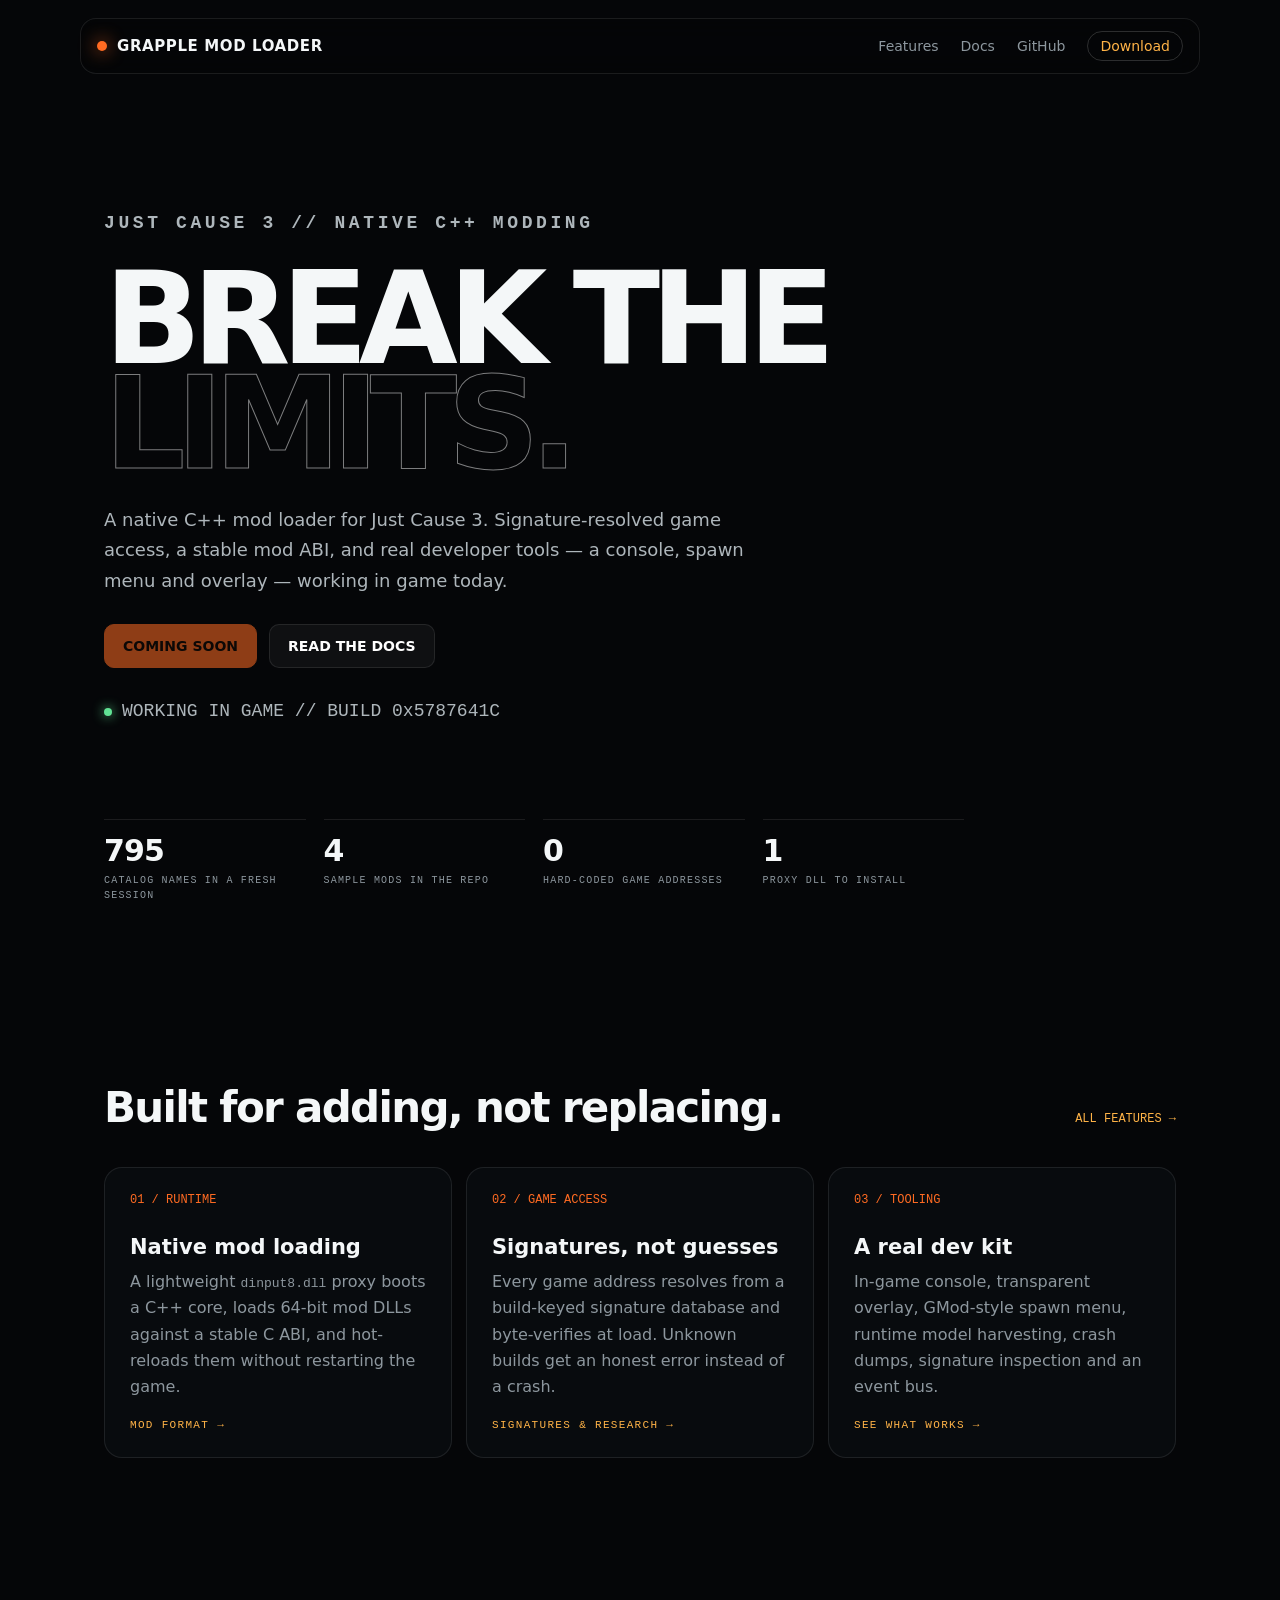
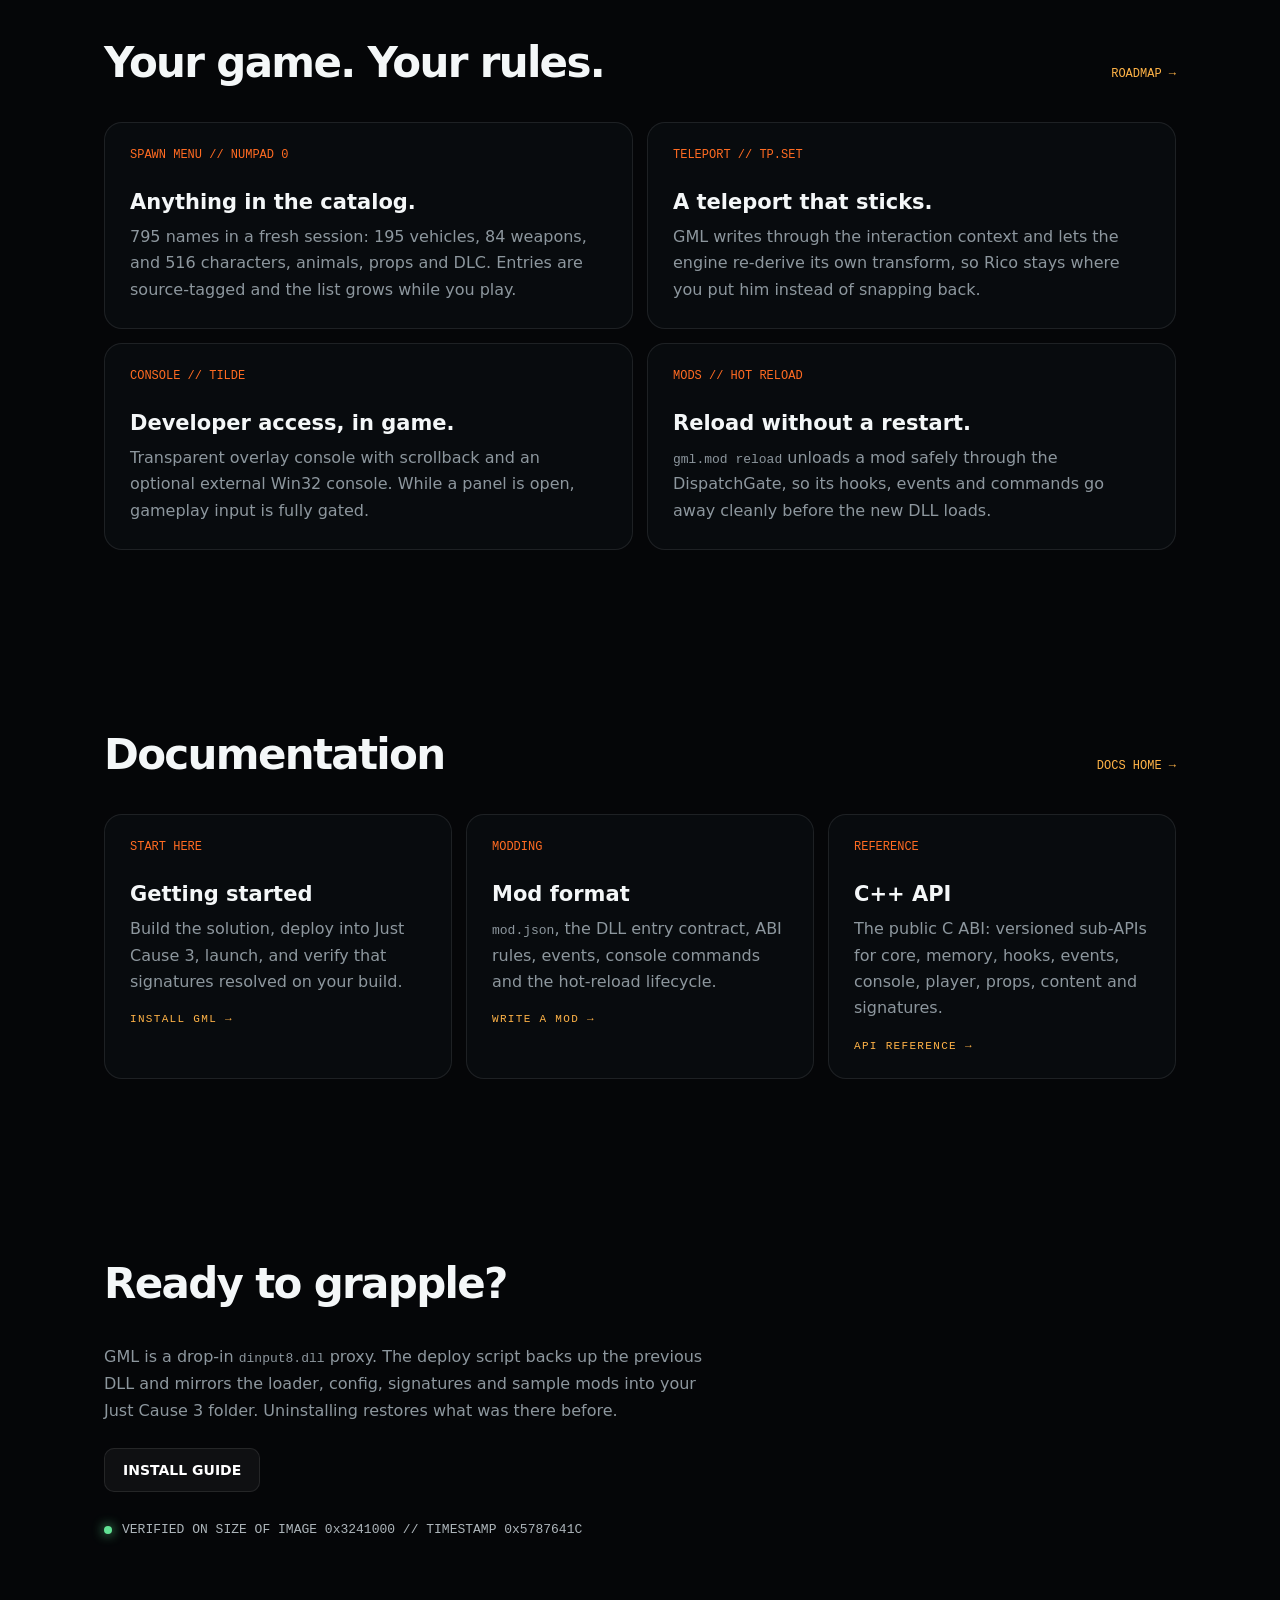
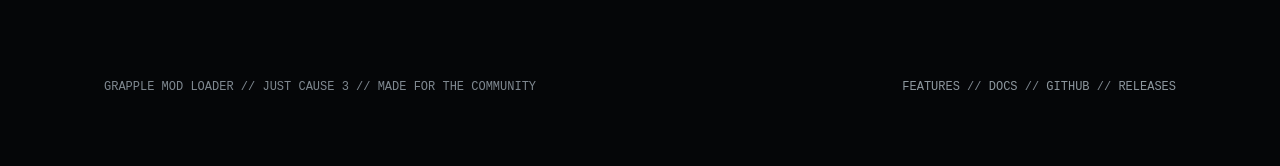
<file: index.html>
<!DOCTYPE html>
<html lang="en">
<head>
<meta charset="utf-8">
<meta name="viewport" content="width=device-width, initial-scale=1">
<title>Grapple Mod Loader — native C++ modding for Just Cause 3</title>
<meta name="description" content="Grapple Mod Loader is a native C++ mod loader for Just Cause 3. Signature-resolved game access, a stable mod ABI, an in-game console, spawn menu and overlay — working in game today.">
<meta name="theme-color" content="#050608">
<meta name="color-scheme" content="dark">
<meta property="og:type" content="website">
<meta property="og:site_name" content="Grapple Mod Loader">
<meta property="og:title" content="Grapple Mod Loader — native C++ modding for Just Cause 3">
<meta property="og:description" content="Signature-resolved game access, a stable C ABI, and real tools — console, spawn menu and overlay. Working in game on the recorded Just Cause 3 build.">
<meta name="twitter:card" content="summary">
<link rel="icon" href="assets/favicon.svg" type="image/svg+xml">
<link rel="stylesheet" href="assets/site.css">
<script src="assets/site.js" defer></script>
</head>
<body id="top">
<a class="skip" href="#main">Skip to content</a>

<nav class="primary" aria-label="Primary">
  <a class="brand" href="index.html"><i class="dot" aria-hidden="true"></i> GRAPPLE MOD LOADER</a>
  <div class="links">
    <a href="features.html">Features</a>
    <a href="docs/index.html">Docs</a>
    <a href="https://github.com/FrostiestCode/GrappleModLoader" target="_blank" rel="noopener noreferrer">GitHub</a>
    <a class="nav-dl" href="#download">Download</a>
  </div>
</nav>

<main id="main">
  <div class="hero">
    <p class="eyebrow">JUST CAUSE 3 // NATIVE C++ MODDING</p>
    <h1>BREAK THE<br><span>LIMITS.</span></h1>
    <p>
      A native C++ mod loader for Just Cause 3. Signature-resolved game access,
      a stable mod ABI, and real developer tools — a console, spawn menu and overlay —
      working in game today.
    </p>
    <div class="buttons">
      <a class="btn primary" aria-disabled="true">COMING SOON</a>
      <a class="btn" href="docs/index.html">READ THE DOCS</a>
    </div>
    <p class="status"><i aria-hidden="true"></i> WORKING IN GAME // BUILD 0x5787641C</p>
    <div class="stats" aria-label="Project at a glance">
      <div class="stat"><b>795</b><span>catalog names in a fresh session</span></div>
      <div class="stat"><b>4</b><span>sample mods in the repo</span></div>
      <div class="stat"><b>0</b><span>hard-coded game addresses</span></div>
      <div class="stat"><b>1</b><span>proxy DLL to install</span></div>
    </div>
  </div>

  <section class="block" id="features">
    <div class="section-head">
      <h2 class="section-title">Built for adding, not replacing.</h2>
      <a class="section-link" href="features.html">ALL FEATURES →</a>
    </div>
    <div class="grid">
      <a class="card" href="docs/mod-format.html">
        <div class="num">01 / RUNTIME</div>
        <h3>Native mod loading</h3>
        <p>A lightweight <code>dinput8.dll</code> proxy boots a C++ core, loads 64-bit mod DLLs against a stable C ABI, and hot-reloads them without restarting the game.</p>
        <span class="more">MOD FORMAT →</span>
      </a>
      <a class="card" href="docs/research.html">
        <div class="num">02 / GAME ACCESS</div>
        <h3>Signatures, not guesses</h3>
        <p>Every game address resolves from a build-keyed signature database and byte-verifies at load. Unknown builds get an honest error instead of a crash.</p>
        <span class="more">SIGNATURES &amp; RESEARCH →</span>
      </a>
      <a class="card" href="features.html">
        <div class="num">03 / TOOLING</div>
        <h3>A real dev kit</h3>
        <p>In-game console, transparent overlay, GMod-style spawn menu, runtime model harvesting, crash dumps, signature inspection and an event bus.</p>
        <span class="more">SEE WHAT WORKS →</span>
      </a>
    </div>
  </section>

  <section class="block" id="mods">
    <div class="section-head">
      <h2 class="section-title">Your game. Your rules.</h2>
      <a class="section-link" href="docs/roadmap.html">ROADMAP →</a>
    </div>
    <div class="grid two">
      <article class="card">
        <div class="num">SPAWN MENU // NUMPAD 0</div>
        <h3>Anything in the catalog.</h3>
        <p>795 names in a fresh session: 195 vehicles, 84 weapons, and 516 characters, animals, props and DLC. Entries are source-tagged and the list grows while you play.</p>
      </article>
      <article class="card">
        <div class="num">TELEPORT // TP.SET</div>
        <h3>A teleport that sticks.</h3>
        <p>GML writes through the interaction context and lets the engine re-derive its own transform, so Rico stays where you put him instead of snapping back.</p>
      </article>
      <article class="card">
        <div class="num">CONSOLE // TILDE</div>
        <h3>Developer access, in game.</h3>
        <p>Transparent overlay console with scrollback and an optional external Win32 console. While a panel is open, gameplay input is fully gated.</p>
      </article>
      <article class="card">
        <div class="num">MODS // HOT RELOAD</div>
        <h3>Reload without a restart.</h3>
        <p><code>gml.mod reload</code> unloads a mod safely through the DispatchGate, so its hooks, events and commands go away cleanly before the new DLL loads.</p>
      </article>
    </div>
  </section>

  <section class="block" id="docs">
    <div class="section-head">
      <h2 class="section-title">Documentation</h2>
      <a class="section-link" href="docs/index.html">DOCS HOME →</a>
    </div>
    <div class="grid">
      <a class="card" href="docs/getting-started.html">
        <div class="num">START HERE</div>
        <h3>Getting started</h3>
        <p>Build the solution, deploy into Just Cause 3, launch, and verify that signatures resolved on your build.</p>
        <span class="more">INSTALL GML →</span>
      </a>
      <a class="card" href="docs/mod-format.html">
        <div class="num">MODDING</div>
        <h3>Mod format</h3>
        <p><code>mod.json</code>, the DLL entry contract, ABI rules, events, console commands and the hot-reload lifecycle.</p>
        <span class="more">WRITE A MOD →</span>
      </a>
      <a class="card" href="docs/api.html">
        <div class="num">REFERENCE</div>
        <h3>C++ API</h3>
        <p>The public C ABI: versioned sub-APIs for core, memory, hooks, events, console, player, props, content and signatures.</p>
        <span class="more">API REFERENCE →</span>
      </a>
    </div>
  </section>

  <section class="block" id="download">
    <h2 class="section-title">Ready to grapple?</h2>
    <p class="download-copy">
      GML is a drop-in <code>dinput8.dll</code> proxy. The deploy script backs up the previous
      DLL and mirrors the loader, config, signatures and sample mods into your Just Cause 3
      folder. Uninstalling restores what was there before.
    </p>
    <div class="buttons">
      <a class="btn" href="docs/getting-started.html">INSTALL GUIDE</a>
    </div>
    <p class="status"><i aria-hidden="true"></i> VERIFIED ON SIZE OF IMAGE 0x3241000 // TIMESTAMP 0x5787641C</p>
  </section>
</main>

<footer>
  <span>GRAPPLE MOD LOADER // JUST CAUSE 3 // MADE FOR THE COMMUNITY</span>
  <span>
    <a href="features.html">FEATURES</a> //
    <a href="docs/index.html">DOCS</a> //
    <a href="https://github.com/FrostiestCode/GrappleModLoader" target="_blank" rel="noopener noreferrer">GITHUB</a> //
    <a href="https://github.com/FrostiestCode/GrappleModLoader/releases" target="_blank" rel="noopener noreferrer">RELEASES</a>
  </span>
</footer>
</body>
</html>
</file>
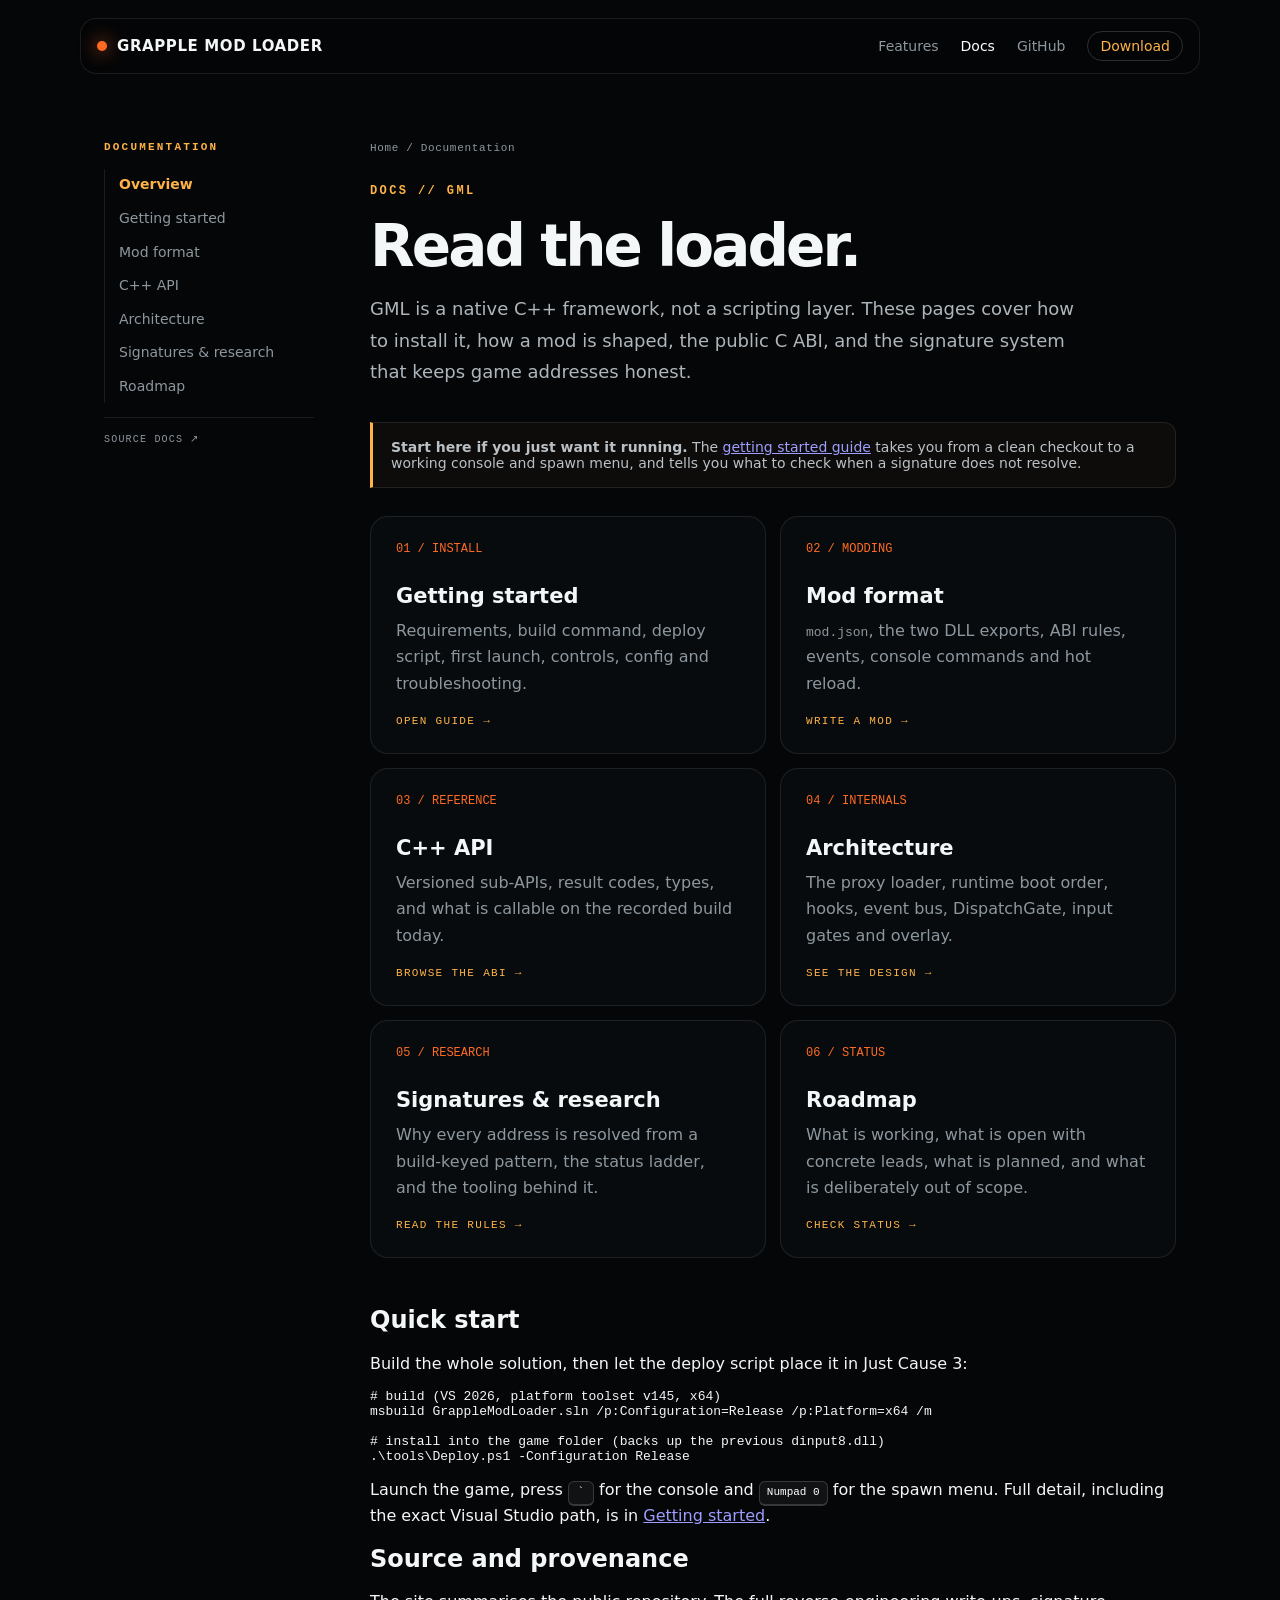
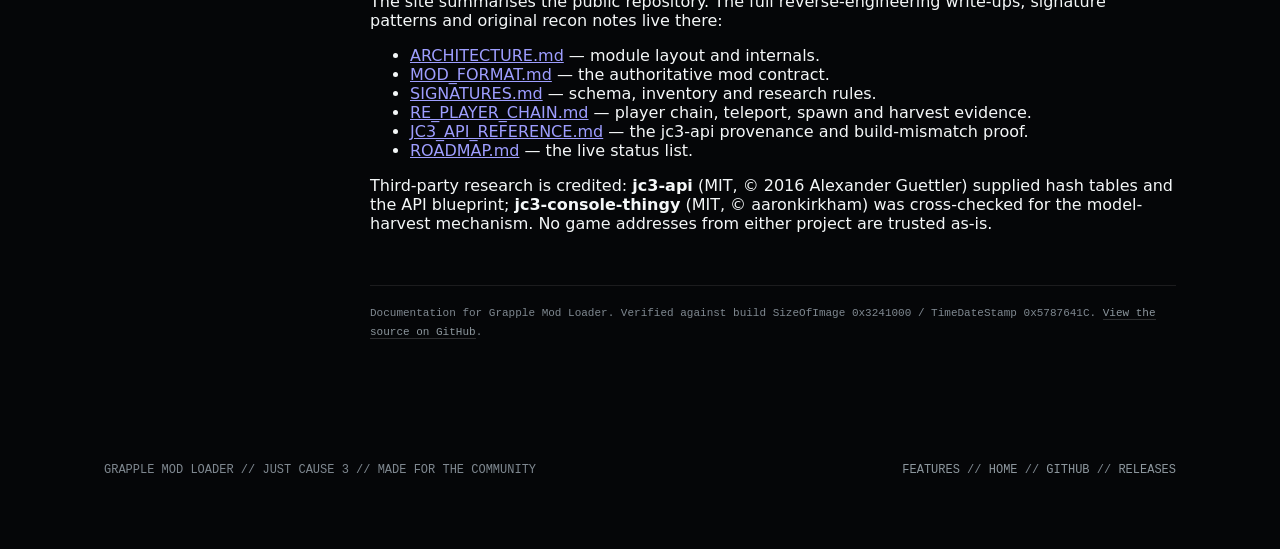
<file: docs/index.html>
<!DOCTYPE html>
<html lang="en">
<head>
<meta charset="utf-8">
<meta name="viewport" content="width=device-width, initial-scale=1">
<title>Documentation — Grapple Mod Loader</title>
<meta name="description" content="Grapple Mod Loader documentation: install and build, the native mod format, the C++ API, internal architecture, signature research and the roadmap.">
<meta name="theme-color" content="#050608">
<meta name="color-scheme" content="dark">
<meta property="og:type" content="website">
<meta property="og:site_name" content="Grapple Mod Loader">
<meta property="og:title" content="Documentation — Grapple Mod Loader">
<meta property="og:description" content="Install, build mods, use the C++ API, and understand the signature system behind Grapple Mod Loader.">
<meta name="twitter:card" content="summary">
<link rel="icon" href="../assets/favicon.svg" type="image/svg+xml">
<link rel="stylesheet" href="../assets/site.css">
<script src="../assets/site.js" defer></script>
</head>
<body id="top">
<a class="skip" href="#main">Skip to content</a>

<nav class="primary" aria-label="Primary">
  <a class="brand" href="../index.html"><i class="dot" aria-hidden="true"></i> GRAPPLE MOD LOADER</a>
  <div class="links">
    <a href="../features.html">Features</a>
    <a href="index.html" aria-current="page">Docs</a>
    <a href="https://github.com/FrostiestCode/GrappleModLoader" target="_blank" rel="noopener noreferrer">GitHub</a>
    <a class="nav-dl" href="../index.html#download">Download</a>
  </div>
</nav>

<main id="main" class="docs-shell">
  <aside class="docs-sidebar">
    <p class="docs-label">DOCUMENTATION</p>
    <nav class="docs-nav" aria-label="Documentation">
      <a href="index.html" aria-current="page">Overview</a>
      <a href="getting-started.html">Getting started</a>
      <a href="mod-format.html">Mod format</a>
      <a href="api.html">C++ API</a>
      <a href="architecture.html">Architecture</a>
      <a href="research.html">Signatures &amp; research</a>
      <a href="roadmap.html">Roadmap</a>
    </nav>
    <a class="docs-source" href="https://github.com/FrostiestCode/GrappleModLoader/tree/main/docs">SOURCE DOCS ↗</a>
  </aside>

  <article class="docs-content">
    <p class="crumbs"><a href="../index.html">Home</a> / Documentation</p>
    <p class="eyebrow">DOCS // GML</p>
    <h1>Read the loader.</h1>
    <p class="lead">
      GML is a native C++ framework, not a scripting layer. These pages cover how to install it,
      how a mod is shaped, the public C ABI, and the signature system that keeps game addresses
      honest.
    </p>

    <div class="note">
      <p>
        <strong>Start here if you just want it running.</strong> The
        <a href="getting-started.html">getting started guide</a> takes you from a clean checkout to
        a working console and spawn menu, and tells you what to check when a signature does not
        resolve.
      </p>
    </div>

    <div class="grid two" style="margin-top:28px">
      <a class="card" href="getting-started.html">
        <div class="num">01 / INSTALL</div>
        <h3>Getting started</h3>
        <p>Requirements, build command, deploy script, first launch, controls, config and troubleshooting.</p>
        <span class="more">OPEN GUIDE →</span>
      </a>
      <a class="card" href="mod-format.html">
        <div class="num">02 / MODDING</div>
        <h3>Mod format</h3>
        <p><code>mod.json</code>, the two DLL exports, ABI rules, events, console commands and hot reload.</p>
        <span class="more">WRITE A MOD →</span>
      </a>
      <a class="card" href="api.html">
        <div class="num">03 / REFERENCE</div>
        <h3>C++ API</h3>
        <p>Versioned sub-APIs, result codes, types, and what is callable on the recorded build today.</p>
        <span class="more">BROWSE THE ABI →</span>
      </a>
      <a class="card" href="architecture.html">
        <div class="num">04 / INTERNALS</div>
        <h3>Architecture</h3>
        <p>The proxy loader, runtime boot order, hooks, event bus, DispatchGate, input gates and overlay.</p>
        <span class="more">SEE THE DESIGN →</span>
      </a>
      <a class="card" href="research.html">
        <div class="num">05 / RESEARCH</div>
        <h3>Signatures &amp; research</h3>
        <p>Why every address is resolved from a build-keyed pattern, the status ladder, and the tooling behind it.</p>
        <span class="more">READ THE RULES →</span>
      </a>
      <a class="card" href="roadmap.html">
        <div class="num">06 / STATUS</div>
        <h3>Roadmap</h3>
        <p>What is working, what is open with concrete leads, what is planned, and what is deliberately out of scope.</p>
        <span class="more">CHECK STATUS →</span>
      </a>
    </div>

    <h2 id="quickstart" style="margin-top:48px">Quick start</h2>
    <p>Build the whole solution, then let the deploy script place it in Just Cause 3:</p>
    <pre><code># build (VS 2026, platform toolset v145, x64)
msbuild GrappleModLoader.sln /p:Configuration=Release /p:Platform=x64 /m

# install into the game folder (backs up the previous dinput8.dll)
.\tools\Deploy.ps1 -Configuration Release</code></pre>
    <p>
      Launch the game, press <span class="kbd">`</span> for the console and
      <span class="kbd">Numpad 0</span> for the spawn menu. Full detail, including the exact
      Visual Studio path, is in <a href="getting-started.html">Getting started</a>.
    </p>

    <h2 id="provenance">Source and provenance</h2>
    <p>
      The site summarises the public repository. The full reverse-engineering write-ups, signature
      patterns and original recon notes live there:
    </p>
    <ul>
      <li><a href="https://github.com/FrostiestCode/GrappleModLoader/blob/main/docs/ARCHITECTURE.md">ARCHITECTURE.md</a> — module layout and internals.</li>
      <li><a href="https://github.com/FrostiestCode/GrappleModLoader/blob/main/docs/MOD_FORMAT.md">MOD_FORMAT.md</a> — the authoritative mod contract.</li>
      <li><a href="https://github.com/FrostiestCode/GrappleModLoader/blob/main/docs/SIGNATURES.md">SIGNATURES.md</a> — schema, inventory and research rules.</li>
      <li><a href="https://github.com/FrostiestCode/GrappleModLoader/blob/main/docs/RE_PLAYER_CHAIN.md">RE_PLAYER_CHAIN.md</a> — player chain, teleport, spawn and harvest evidence.</li>
      <li><a href="https://github.com/FrostiestCode/GrappleModLoader/blob/main/docs/JC3_API_REFERENCE.md">JC3_API_REFERENCE.md</a> — the jc3-api provenance and build-mismatch proof.</li>
      <li><a href="https://github.com/FrostiestCode/GrappleModLoader/blob/main/docs/ROADMAP.md">ROADMAP.md</a> — the live status list.</li>
    </ul>
    <p>
      Third-party research is credited: <strong>jc3-api</strong> (MIT, © 2016 Alexander Guettler)
      supplied hash tables and the API blueprint; <strong>jc3-console-thingy</strong> (MIT,
      © aaronkirkham) was cross-checked for the model-harvest mechanism. No game addresses from
      either project are trusted as-is.
    </p>

    <p class="doc-meta">
      Documentation for Grapple Mod Loader. Verified against build
      <code>SizeOfImage 0x3241000</code> / <code>TimeDateStamp 0x5787641C</code>.
      <a href="https://github.com/FrostiestCode/GrappleModLoader">View the source on GitHub</a>.
    </p>
  </article>
</main>

<footer>
  <span>GRAPPLE MOD LOADER // JUST CAUSE 3 // MADE FOR THE COMMUNITY</span>
  <span>
    <a href="../features.html">FEATURES</a> //
    <a href="../index.html">HOME</a> //
    <a href="https://github.com/FrostiestCode/GrappleModLoader" target="_blank" rel="noopener noreferrer">GITHUB</a> //
    <a href="https://github.com/FrostiestCode/GrappleModLoader/releases" target="_blank" rel="noopener noreferrer">RELEASES</a>
  </span>
</footer>
</body>
</html>
</file>
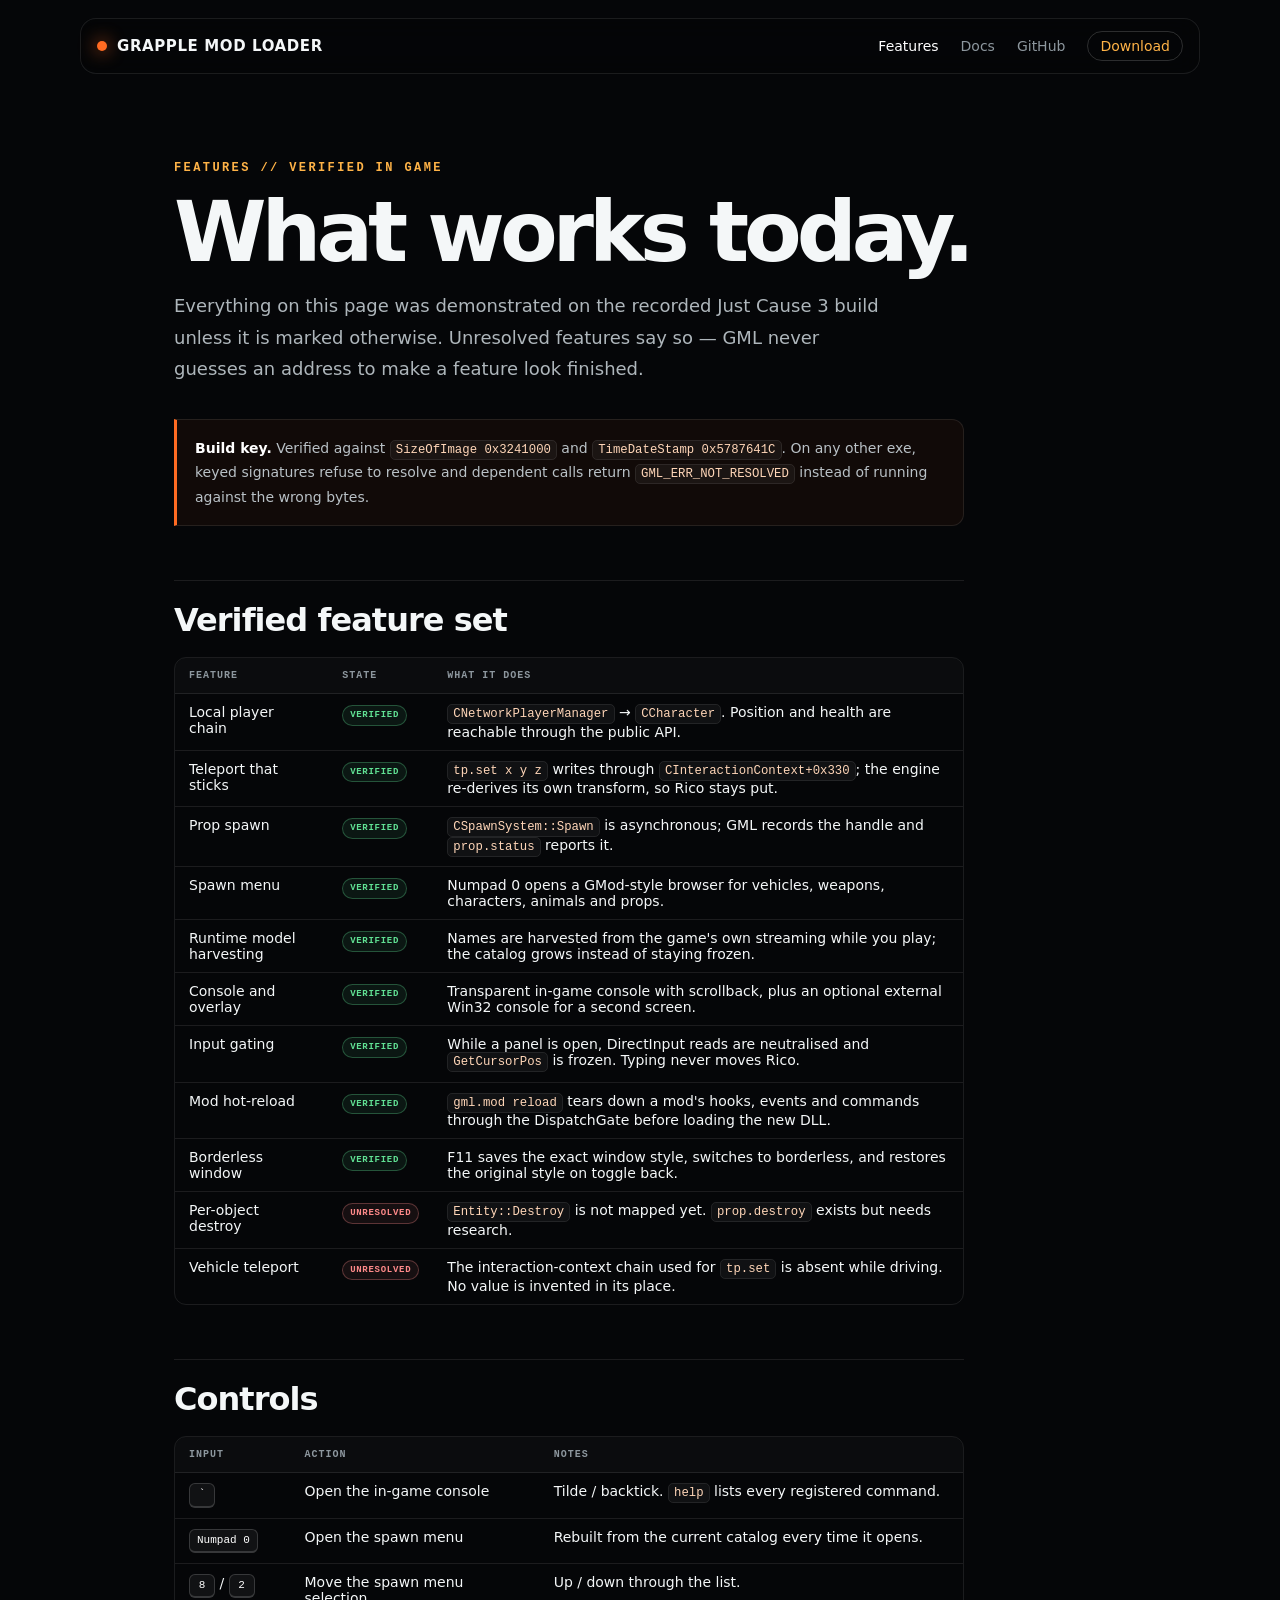
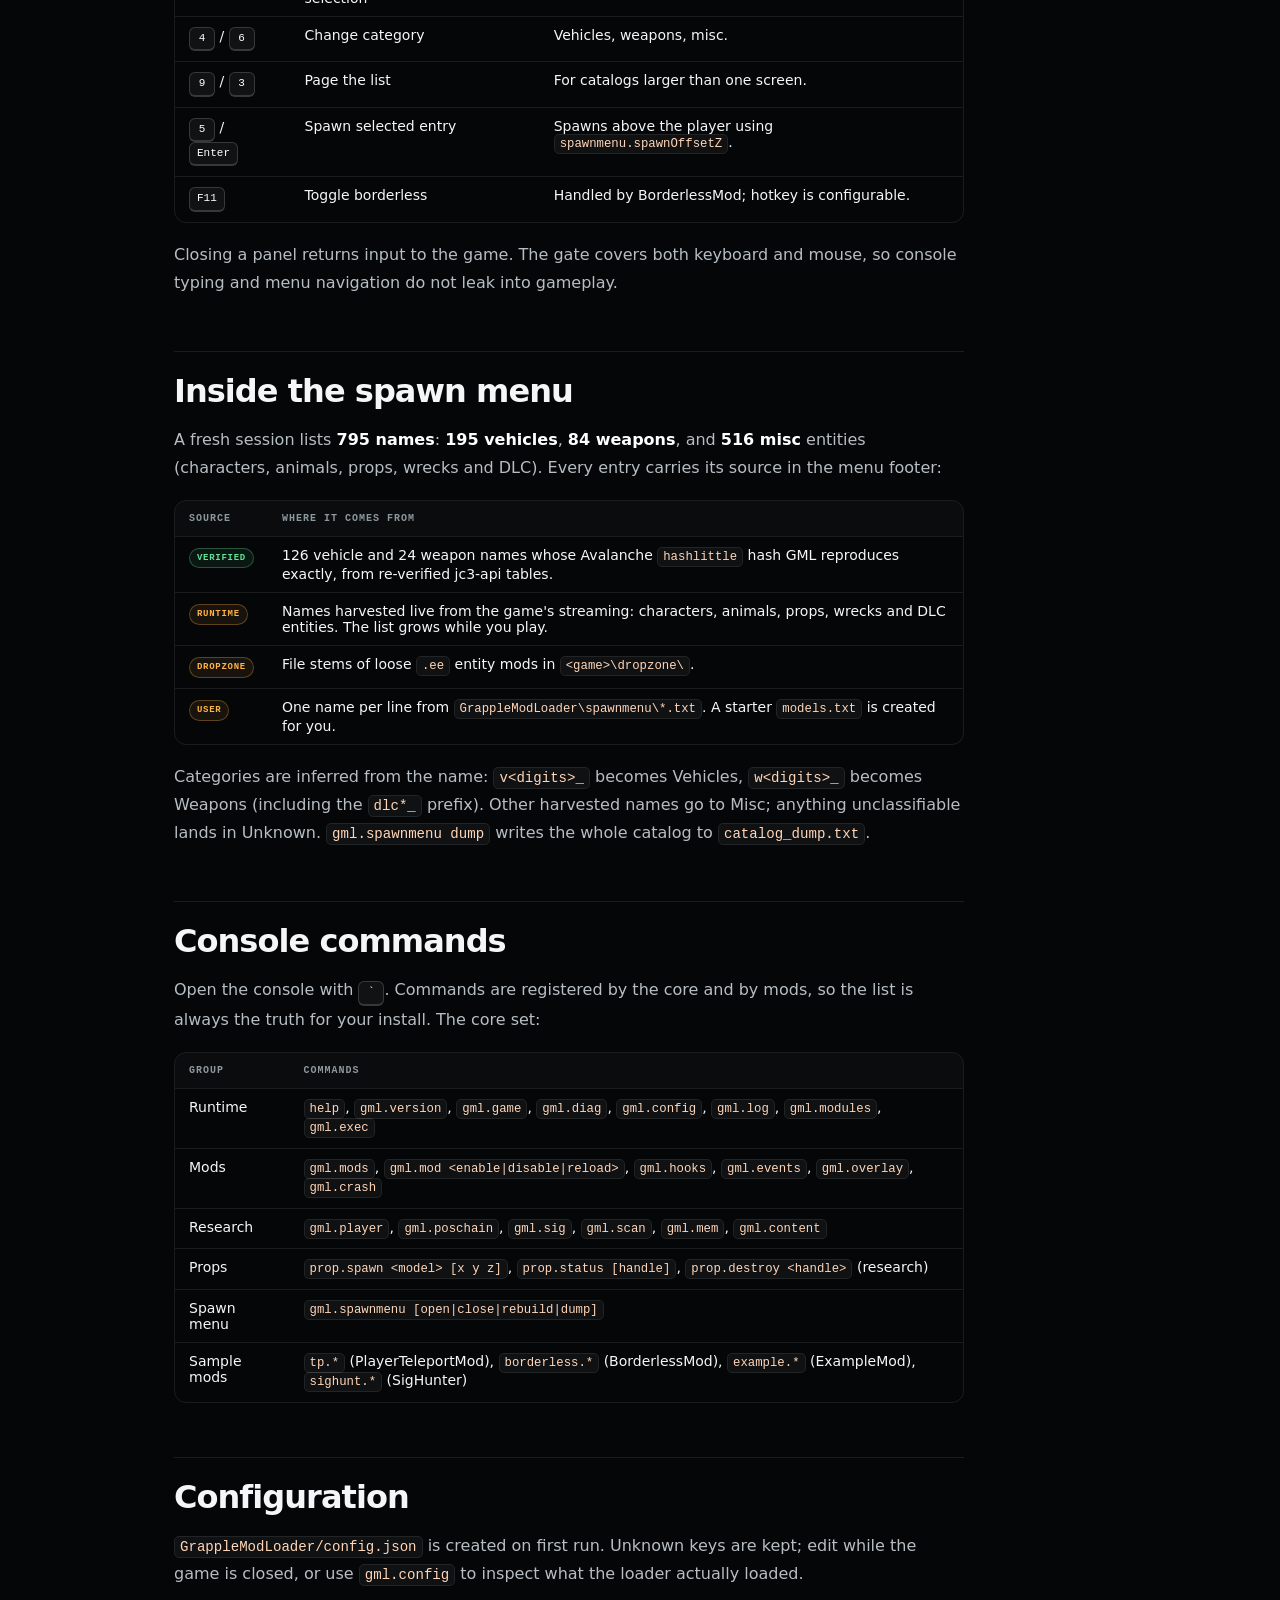
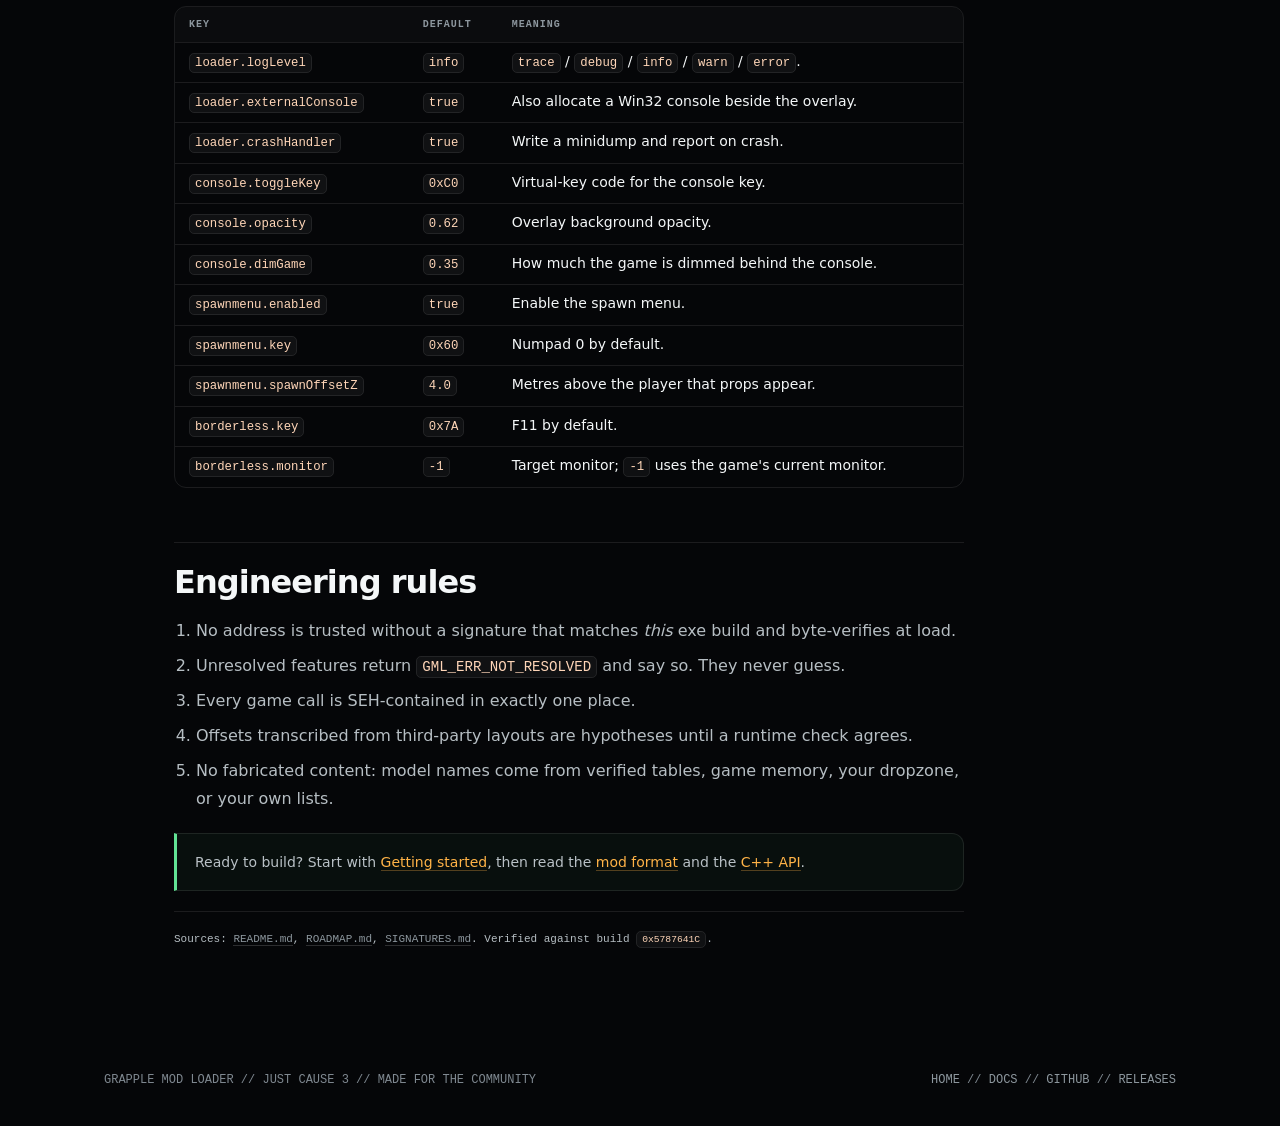
<file: features.html>
<!DOCTYPE html>
<html lang="en">
<head>
<meta charset="utf-8">
<meta name="viewport" content="width=device-width, initial-scale=1">
<title>Features — Grapple Mod Loader for Just Cause 3</title>
<meta name="description" content="What works in Grapple Mod Loader today: native mod loading, a working teleport, prop spawning, a 795-name spawn menu, in-game console, input gating, hot reload and F11 borderless — plus what is still unresolved.">
<meta name="theme-color" content="#050608">
<meta name="color-scheme" content="dark">
<meta property="og:type" content="website">
<meta property="og:site_name" content="Grapple Mod Loader">
<meta property="og:title" content="Features — Grapple Mod Loader">
<meta property="og:description" content="Verified features, controls, spawn catalog, console commands and configuration for Grapple Mod Loader.">
<meta name="twitter:card" content="summary">
<link rel="icon" href="assets/favicon.svg" type="image/svg+xml">
<link rel="stylesheet" href="assets/site.css">
<script src="assets/site.js" defer></script>
</head>
<body id="top">
<a class="skip" href="#main">Skip to content</a>

<nav class="primary" aria-label="Primary">
  <a class="brand" href="index.html"><i class="dot" aria-hidden="true"></i> GRAPPLE MOD LOADER</a>
  <div class="links">
    <a href="features.html" aria-current="page">Features</a>
    <a href="docs/index.html">Docs</a>
    <a href="https://github.com/FrostiestCode/GrappleModLoader" target="_blank" rel="noopener noreferrer">GitHub</a>
    <a class="nav-dl" href="index.html#download">Download</a>
  </div>
</nav>

<main id="main" class="page-shell">
  <header>
    <p class="eyebrow">FEATURES // VERIFIED IN GAME</p>
    <h1>What works today.</h1>
    <p class="lead">
      Everything on this page was demonstrated on the recorded Just Cause 3 build unless it is
      marked otherwise. Unresolved features say so — GML never guesses an address to make a
      feature look finished.
    </p>
  </header>

  <article class="prose">
    <div class="note warn">
      <p>
        <strong>Build key.</strong> Verified against <code>SizeOfImage 0x3241000</code> and
        <code>TimeDateStamp 0x5787641C</code>. On any other exe, keyed signatures refuse to
        resolve and dependent calls return <code>GML_ERR_NOT_RESOLVED</code> instead of running
        against the wrong bytes.
      </p>
    </div>

    <h2 id="verified">Verified feature set</h2>
    <div class="table-wrap">
      <table>
        <thead>
          <tr><th scope="col">Feature</th><th scope="col">State</th><th scope="col">What it does</th></tr>
        </thead>
        <tbody>
          <tr>
            <td>Local player chain</td>
            <td><span class="badge ok">Verified</span></td>
            <td><code>CNetworkPlayerManager</code> → <code>CCharacter</code>. Position and health are reachable through the public API.</td>
          </tr>
          <tr>
            <td>Teleport that sticks</td>
            <td><span class="badge ok">Verified</span></td>
            <td><code>tp.set x y z</code> writes through <code>CInteractionContext+0x330</code>; the engine re-derives its own transform, so Rico stays put.</td>
          </tr>
          <tr>
            <td>Prop spawn</td>
            <td><span class="badge ok">Verified</span></td>
            <td><code>CSpawnSystem::Spawn</code> is asynchronous; GML records the handle and <code>prop.status</code> reports it.</td>
          </tr>
          <tr>
            <td>Spawn menu</td>
            <td><span class="badge ok">Verified</span></td>
            <td>Numpad 0 opens a GMod-style browser for vehicles, weapons, characters, animals and props.</td>
          </tr>
          <tr>
            <td>Runtime model harvesting</td>
            <td><span class="badge ok">Verified</span></td>
            <td>Names are harvested from the game's own streaming while you play; the catalog grows instead of staying frozen.</td>
          </tr>
          <tr>
            <td>Console and overlay</td>
            <td><span class="badge ok">Verified</span></td>
            <td>Transparent in-game console with scrollback, plus an optional external Win32 console for a second screen.</td>
          </tr>
          <tr>
            <td>Input gating</td>
            <td><span class="badge ok">Verified</span></td>
            <td>While a panel is open, DirectInput reads are neutralised and <code>GetCursorPos</code> is frozen. Typing never moves Rico.</td>
          </tr>
          <tr>
            <td>Mod hot-reload</td>
            <td><span class="badge ok">Verified</span></td>
            <td><code>gml.mod reload</code> tears down a mod's hooks, events and commands through the DispatchGate before loading the new DLL.</td>
          </tr>
          <tr>
            <td>Borderless window</td>
            <td><span class="badge ok">Verified</span></td>
            <td>F11 saves the exact window style, switches to borderless, and restores the original style on toggle back.</td>
          </tr>
          <tr>
            <td>Per-object destroy</td>
            <td><span class="badge no">Unresolved</span></td>
            <td><code>Entity::Destroy</code> is not mapped yet. <code>prop.destroy</code> exists but needs research.</td>
          </tr>
          <tr>
            <td>Vehicle teleport</td>
            <td><span class="badge no">Unresolved</span></td>
            <td>The interaction-context chain used for <code>tp.set</code> is absent while driving. No value is invented in its place.</td>
          </tr>
        </tbody>
      </table>
    </div>

    <h2 id="controls">Controls</h2>
    <div class="table-wrap">
      <table>
        <thead>
          <tr><th scope="col">Input</th><th scope="col">Action</th><th scope="col">Notes</th></tr>
        </thead>
        <tbody>
          <tr><td><span class="kbd">`</span></td><td>Open the in-game console</td><td>Tilde / backtick. <code>help</code> lists every registered command.</td></tr>
          <tr><td><span class="kbd">Numpad 0</span></td><td>Open the spawn menu</td><td>Rebuilt from the current catalog every time it opens.</td></tr>
          <tr><td><span class="kbd">8</span> / <span class="kbd">2</span></td><td>Move the spawn menu selection</td><td>Up / down through the list.</td></tr>
          <tr><td><span class="kbd">4</span> / <span class="kbd">6</span></td><td>Change category</td><td>Vehicles, weapons, misc.</td></tr>
          <tr><td><span class="kbd">9</span> / <span class="kbd">3</span></td><td>Page the list</td><td>For catalogs larger than one screen.</td></tr>
          <tr><td><span class="kbd">5</span> / <span class="kbd">Enter</span></td><td>Spawn selected entry</td><td>Spawns above the player using <code>spawnmenu.spawnOffsetZ</code>.</td></tr>
          <tr><td><span class="kbd">F11</span></td><td>Toggle borderless</td><td>Handled by BorderlessMod; hotkey is configurable.</td></tr>
        </tbody>
      </table>
    </div>
    <p>
      Closing a panel returns input to the game. The gate covers both keyboard and mouse, so
      console typing and menu navigation do not leak into gameplay.
    </p>

    <h2 id="spawn-menu">Inside the spawn menu</h2>
    <p>
      A fresh session lists <strong>795 names</strong>: <strong>195 vehicles</strong>,
      <strong>84 weapons</strong>, and <strong>516 misc</strong> entities (characters, animals,
      props, wrecks and DLC). Every entry carries its source in the menu footer:
    </p>
    <div class="table-wrap">
      <table>
        <thead>
          <tr><th scope="col">Source</th><th scope="col">Where it comes from</th></tr>
        </thead>
        <tbody>
          <tr><td><span class="badge ok">verified</span></td><td>126 vehicle and 24 weapon names whose Avalanche <code>hashlittle</code> hash GML reproduces exactly, from re-verified jc3-api tables.</td></tr>
          <tr><td><span class="badge wip">runtime</span></td><td>Names harvested live from the game's streaming: characters, animals, props, wrecks and DLC entities. The list grows while you play.</td></tr>
          <tr><td><span class="badge wip">dropzone</span></td><td>File stems of loose <code>.ee</code> entity mods in <code>&lt;game&gt;\dropzone\</code>.</td></tr>
          <tr><td><span class="badge wip">user</span></td><td>One name per line from <code>GrappleModLoader\spawnmenu\*.txt</code>. A starter <code>models.txt</code> is created for you.</td></tr>
        </tbody>
      </table>
    </div>
    <p>
      Categories are inferred from the name: <code>v&lt;digits&gt;_</code> becomes Vehicles,
      <code>w&lt;digits&gt;_</code> becomes Weapons (including the <code>dlc*_</code> prefix).
      Other harvested names go to Misc; anything unclassifiable lands in Unknown.
      <code>gml.spawnmenu dump</code> writes the whole catalog to <code>catalog_dump.txt</code>.
    </p>

    <h2 id="console">Console commands</h2>
    <p>
      Open the console with <span class="kbd">`</span>. Commands are registered by the core and
      by mods, so the list is always the truth for your install. The core set:
    </p>
    <div class="table-wrap">
      <table>
        <thead>
          <tr><th scope="col">Group</th><th scope="col">Commands</th></tr>
        </thead>
        <tbody>
          <tr>
            <td>Runtime</td>
            <td><code>help</code>, <code>gml.version</code>, <code>gml.game</code>, <code>gml.diag</code>, <code>gml.config</code>, <code>gml.log</code>, <code>gml.modules</code>, <code>gml.exec</code></td>
          </tr>
          <tr>
            <td>Mods</td>
            <td><code>gml.mods</code>, <code>gml.mod &lt;enable|disable|reload&gt;</code>, <code>gml.hooks</code>, <code>gml.events</code>, <code>gml.overlay</code>, <code>gml.crash</code></td>
          </tr>
          <tr>
            <td>Research</td>
            <td><code>gml.player</code>, <code>gml.poschain</code>, <code>gml.sig</code>, <code>gml.scan</code>, <code>gml.mem</code>, <code>gml.content</code></td>
          </tr>
          <tr>
            <td>Props</td>
            <td><code>prop.spawn &lt;model&gt; [x y z]</code>, <code>prop.status [handle]</code>, <code>prop.destroy &lt;handle&gt;</code> (research)</td>
          </tr>
          <tr>
            <td>Spawn menu</td>
            <td><code>gml.spawnmenu [open|close|rebuild|dump]</code></td>
          </tr>
          <tr>
            <td>Sample mods</td>
            <td><code>tp.*</code> (PlayerTeleportMod), <code>borderless.*</code> (BorderlessMod), <code>example.*</code> (ExampleMod), <code>sighunt.*</code> (SigHunter)</td>
          </tr>
        </tbody>
      </table>
    </div>

    <h2 id="config">Configuration</h2>
    <p>
      <code>GrappleModLoader/config.json</code> is created on first run. Unknown keys are kept;
      edit while the game is closed, or use <code>gml.config</code> to inspect what the loader
      actually loaded.
    </p>
    <div class="table-wrap">
      <table>
        <thead>
          <tr><th scope="col">Key</th><th scope="col">Default</th><th scope="col">Meaning</th></tr>
        </thead>
        <tbody>
          <tr><td><code>loader.logLevel</code></td><td><code>info</code></td><td><code>trace</code> / <code>debug</code> / <code>info</code> / <code>warn</code> / <code>error</code>.</td></tr>
          <tr><td><code>loader.externalConsole</code></td><td><code>true</code></td><td>Also allocate a Win32 console beside the overlay.</td></tr>
          <tr><td><code>loader.crashHandler</code></td><td><code>true</code></td><td>Write a minidump and report on crash.</td></tr>
          <tr><td><code>console.toggleKey</code></td><td><code>0xC0</code></td><td>Virtual-key code for the console key.</td></tr>
          <tr><td><code>console.opacity</code></td><td><code>0.62</code></td><td>Overlay background opacity.</td></tr>
          <tr><td><code>console.dimGame</code></td><td><code>0.35</code></td><td>How much the game is dimmed behind the console.</td></tr>
          <tr><td><code>spawnmenu.enabled</code></td><td><code>true</code></td><td>Enable the spawn menu.</td></tr>
          <tr><td><code>spawnmenu.key</code></td><td><code>0x60</code></td><td>Numpad 0 by default.</td></tr>
          <tr><td><code>spawnmenu.spawnOffsetZ</code></td><td><code>4.0</code></td><td>Metres above the player that props appear.</td></tr>
          <tr><td><code>borderless.key</code></td><td><code>0x7A</code></td><td>F11 by default.</td></tr>
          <tr><td><code>borderless.monitor</code></td><td><code>-1</code></td><td>Target monitor; <code>-1</code> uses the game's current monitor.</td></tr>
        </tbody>
      </table>
    </div>

    <h2 id="rules">Engineering rules</h2>
    <ol>
      <li>No address is trusted without a signature that matches <em>this</em> exe build and byte-verifies at load.</li>
      <li>Unresolved features return <code>GML_ERR_NOT_RESOLVED</code> and say so. They never guess.</li>
      <li>Every game call is SEH-contained in exactly one place.</li>
      <li>Offsets transcribed from third-party layouts are hypotheses until a runtime check agrees.</li>
      <li>No fabricated content: model names come from verified tables, game memory, your dropzone, or your own lists.</li>
    </ol>

    <div class="note ok">
      <p>
        Ready to build? Start with <a href="docs/getting-started.html">Getting started</a>, then
        read the <a href="docs/mod-format.html">mod format</a> and the
        <a href="docs/api.html">C++ API</a>.
      </p>
    </div>

    <p class="doc-meta">
      Sources: <a href="https://github.com/FrostiestCode/GrappleModLoader/blob/main/README.md">README.md</a>,
      <a href="https://github.com/FrostiestCode/GrappleModLoader/blob/main/docs/ROADMAP.md">ROADMAP.md</a>,
      <a href="https://github.com/FrostiestCode/GrappleModLoader/blob/main/docs/SIGNATURES.md">SIGNATURES.md</a>.
      Verified against build <code>0x5787641C</code>.
    </p>
  </article>
</main>

<footer>
  <span>GRAPPLE MOD LOADER // JUST CAUSE 3 // MADE FOR THE COMMUNITY</span>
  <span>
    <a href="index.html">HOME</a> //
    <a href="docs/index.html">DOCS</a> //
    <a href="https://github.com/FrostiestCode/GrappleModLoader" target="_blank" rel="noopener noreferrer">GITHUB</a> //
    <a href="https://github.com/FrostiestCode/GrappleModLoader/releases" target="_blank" rel="noopener noreferrer">RELEASES</a>
  </span>
</footer>
</body>
</html>
</file>
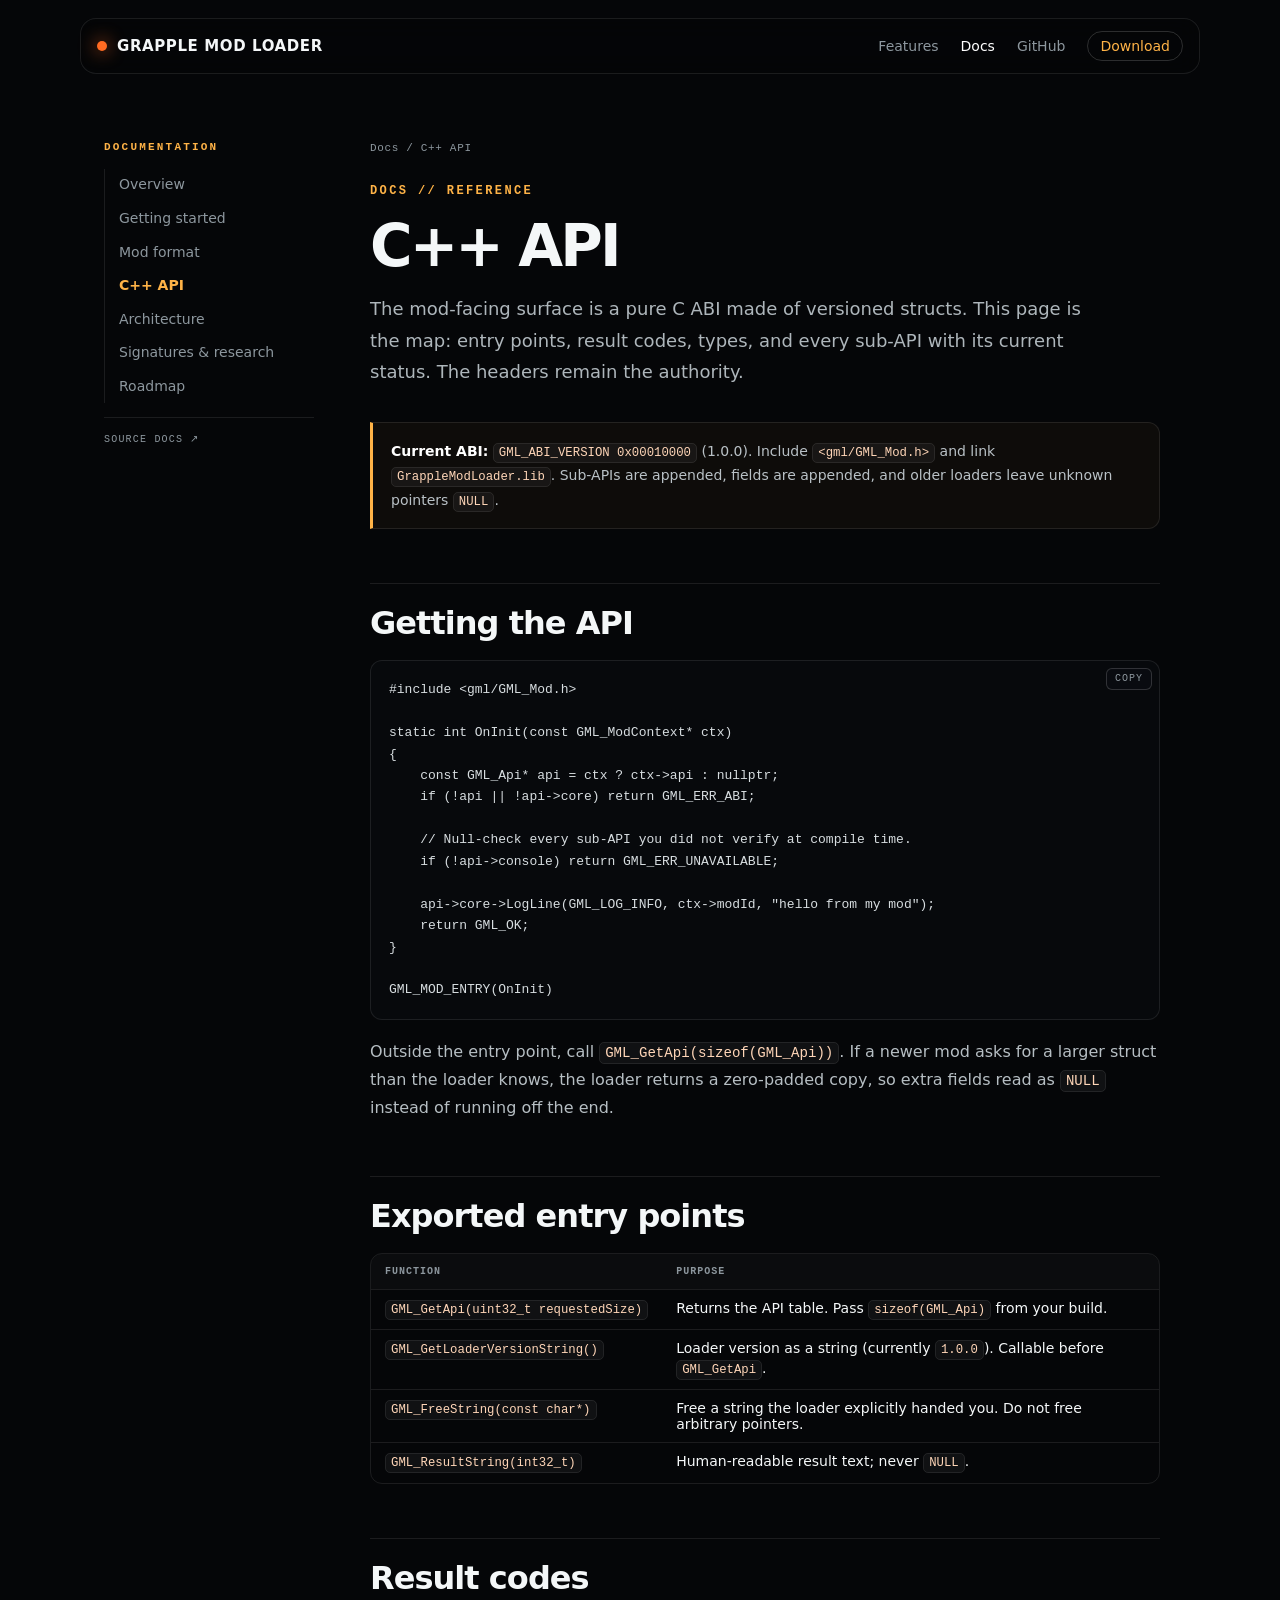
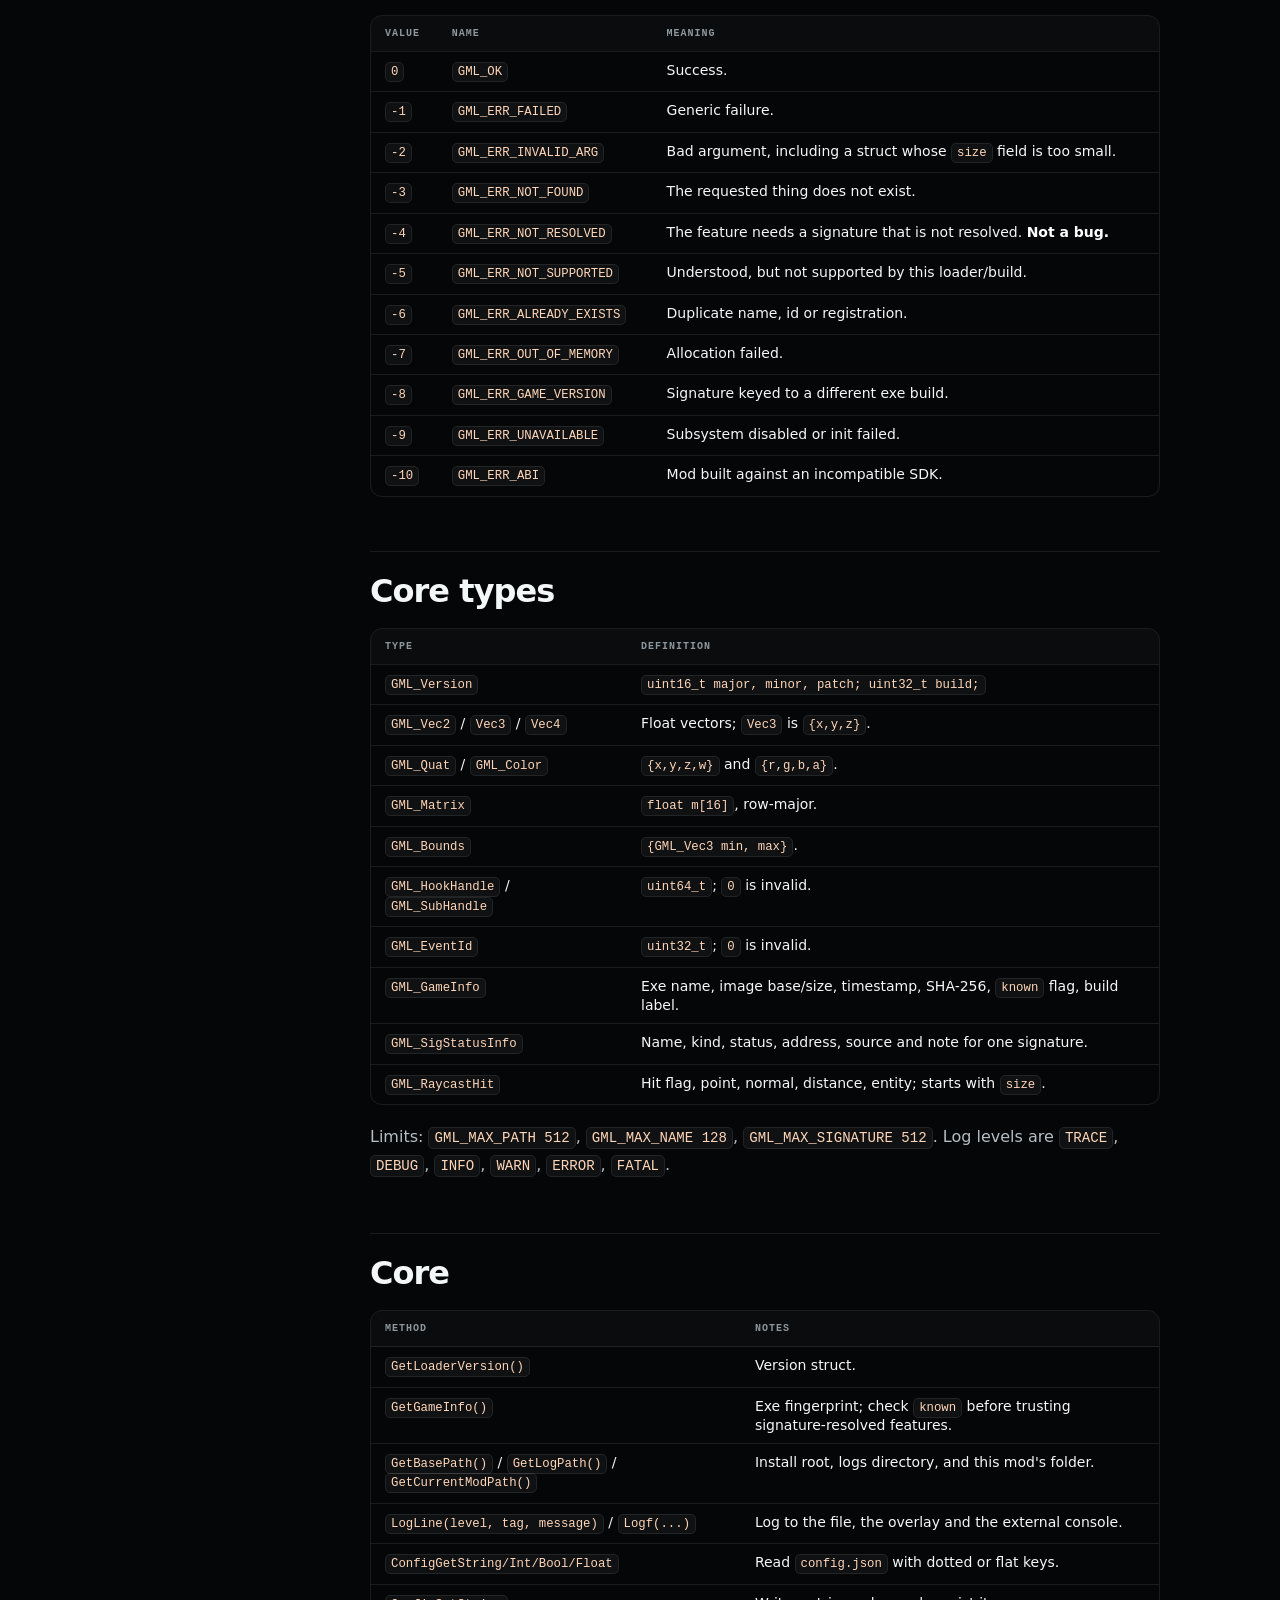
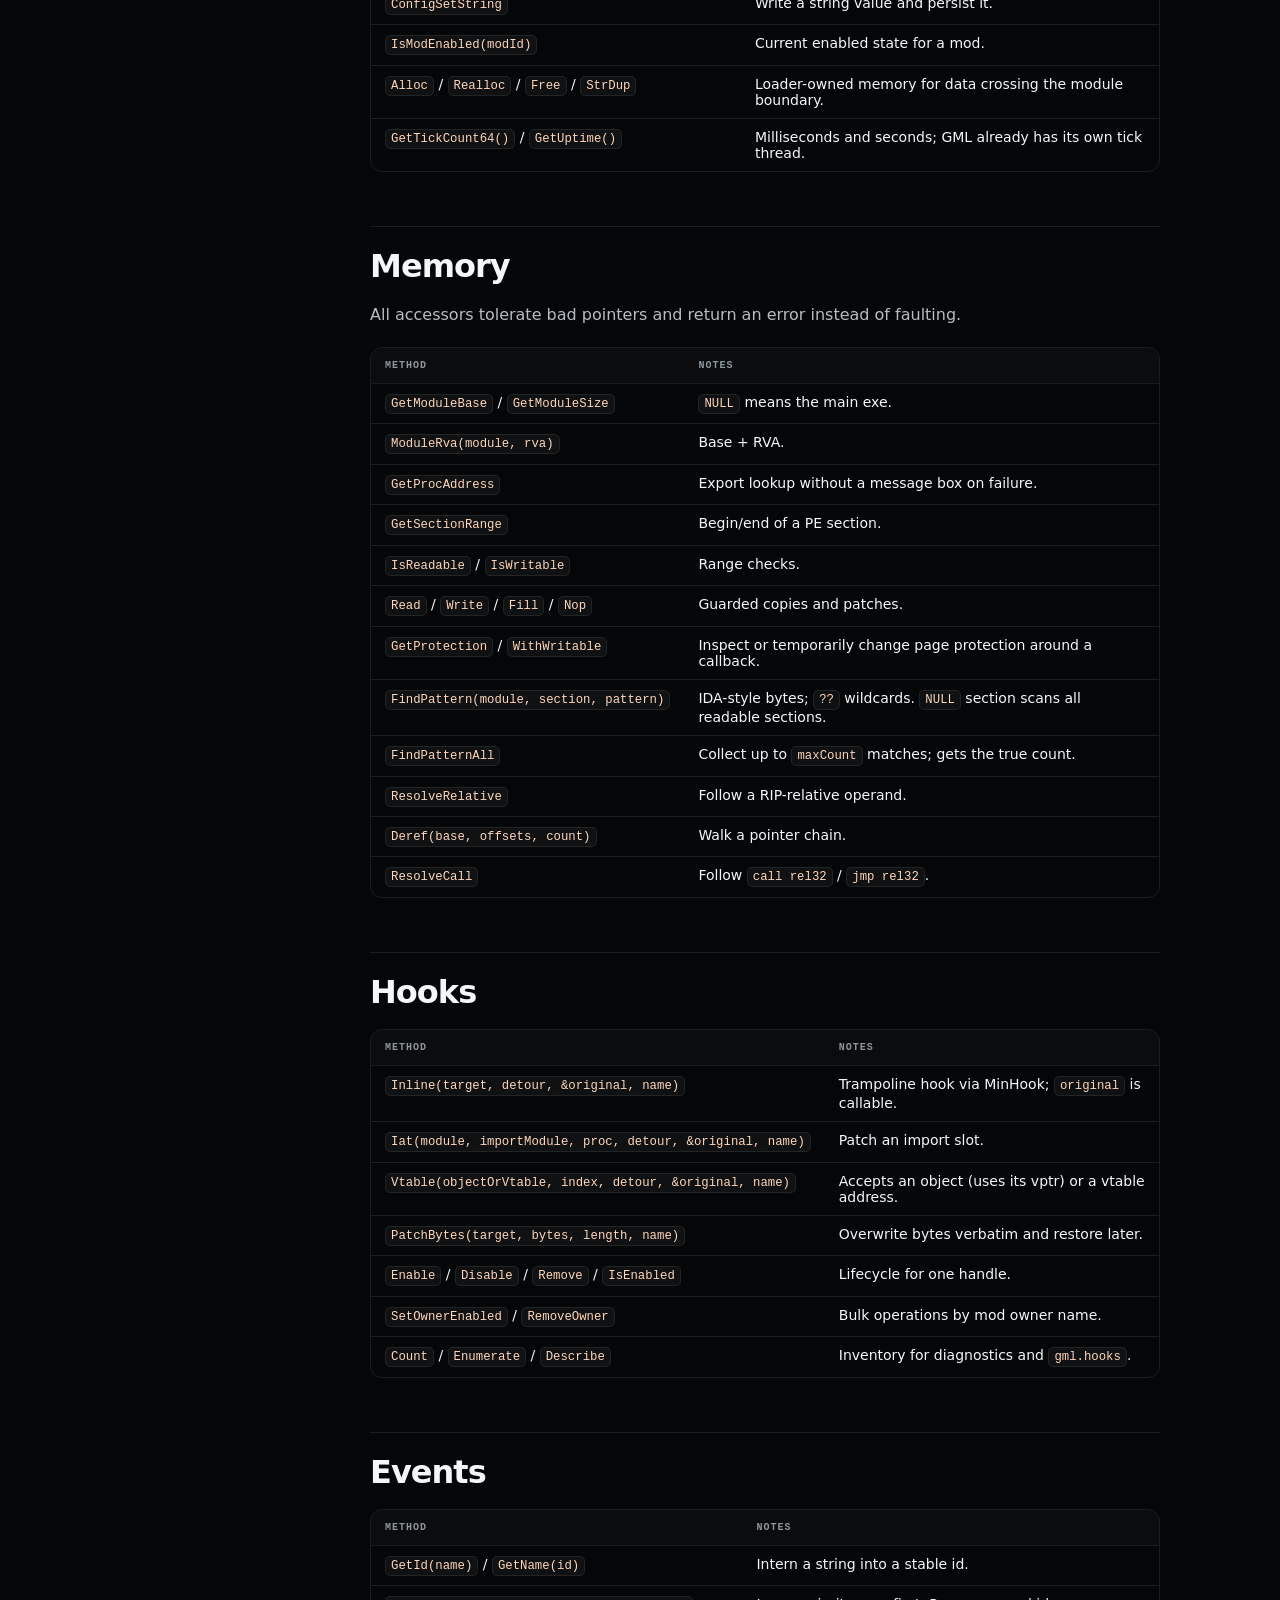
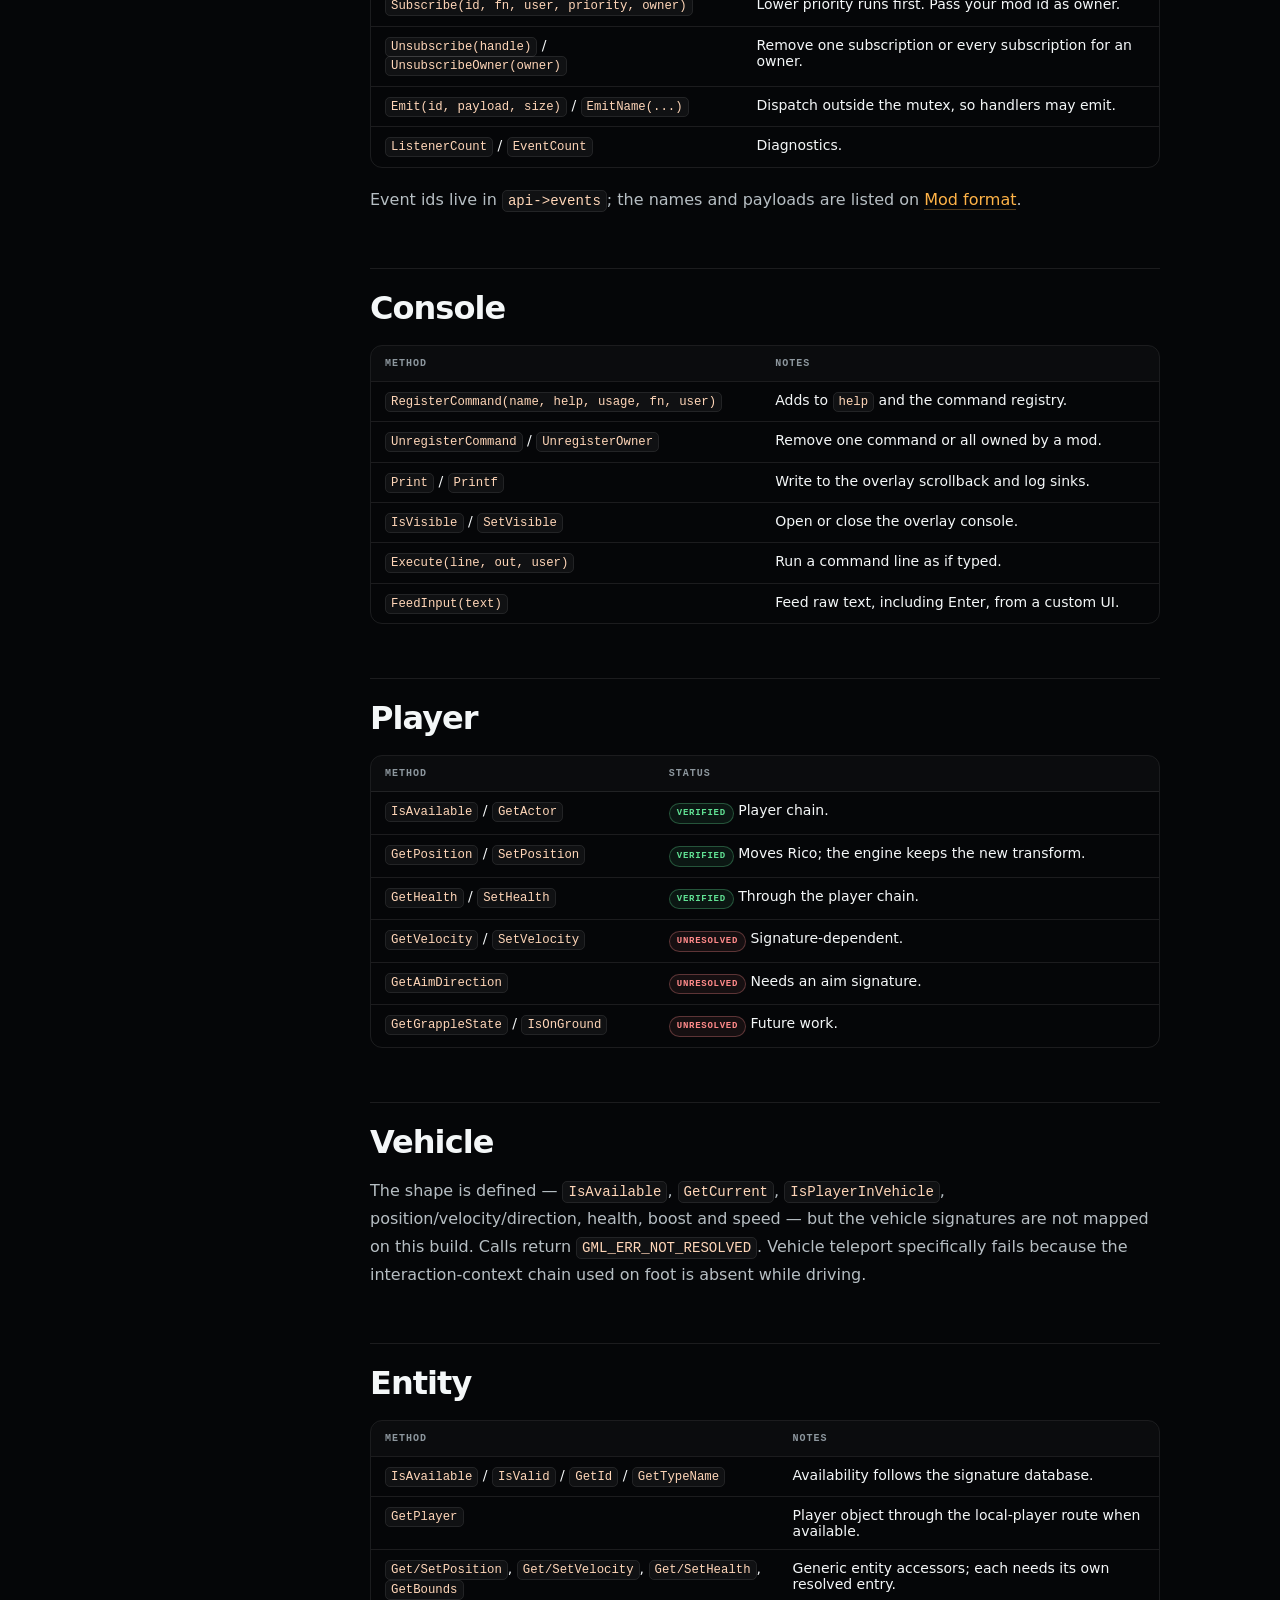
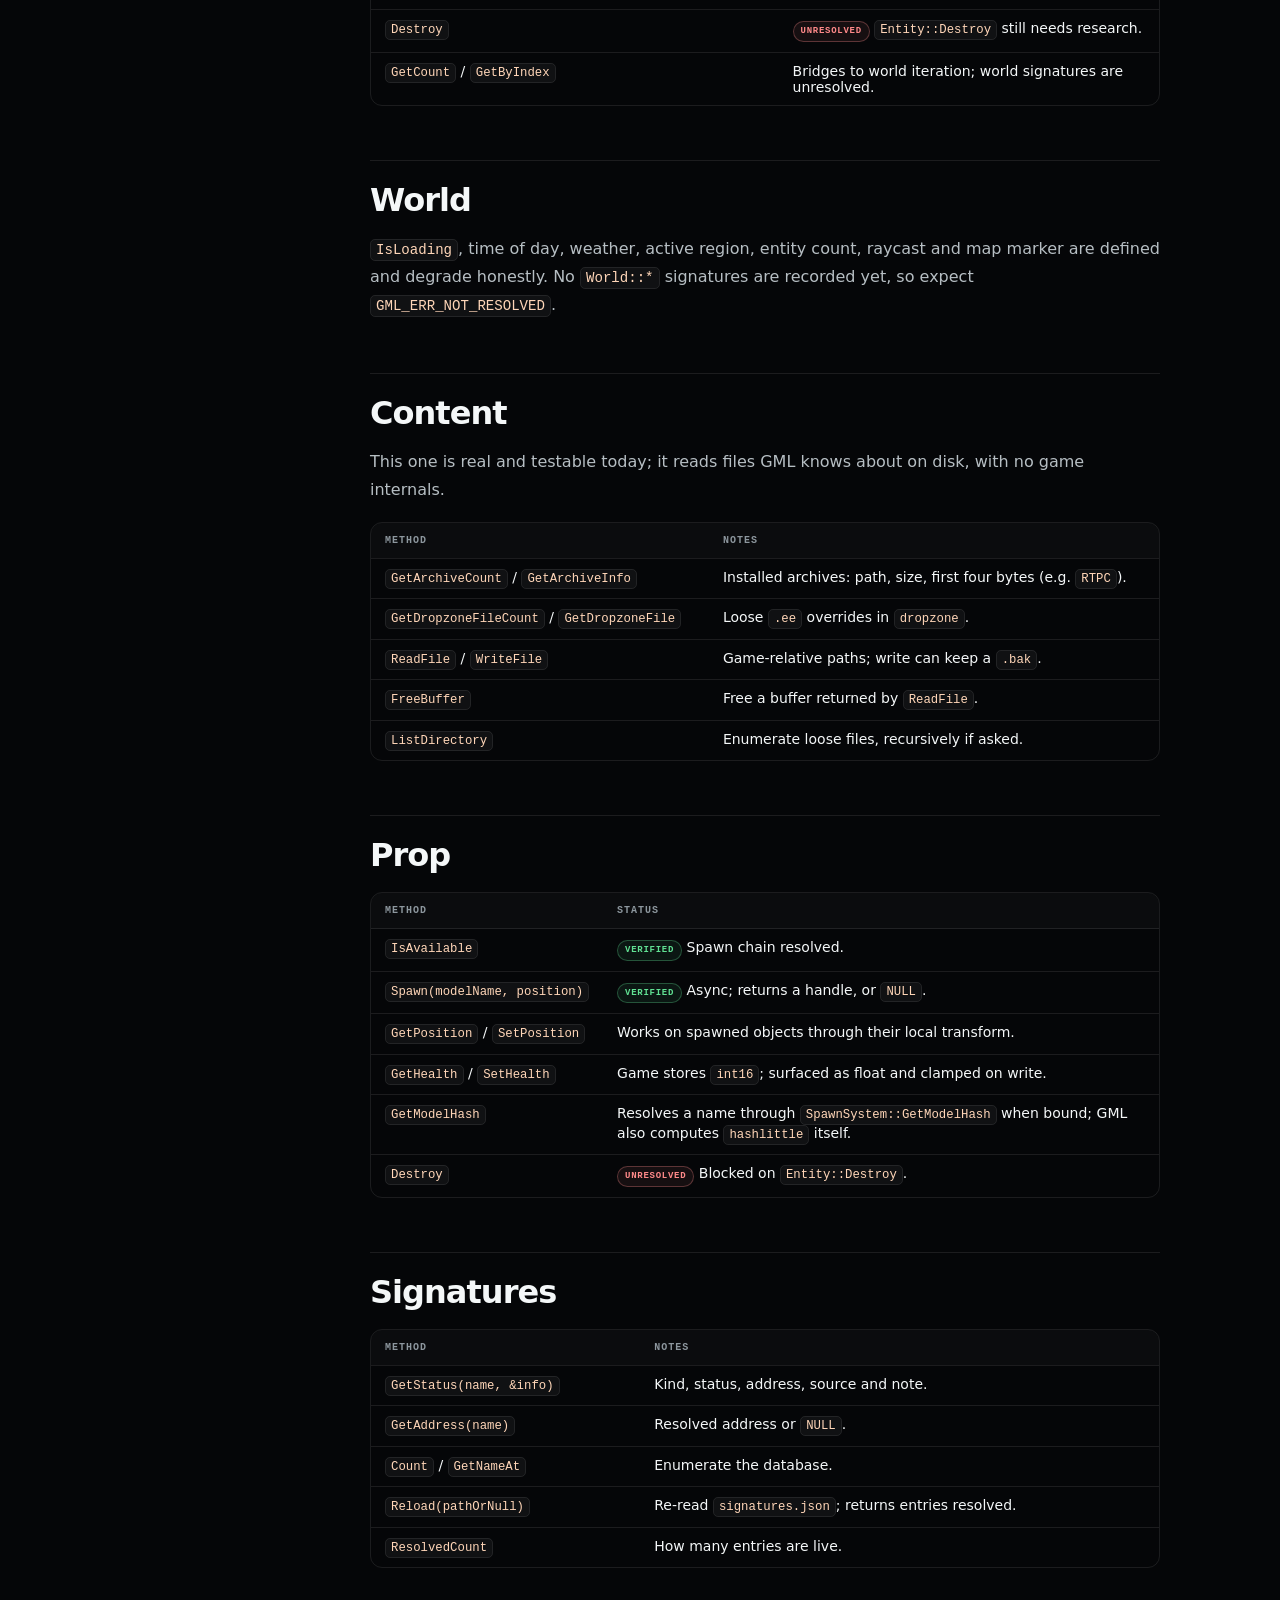
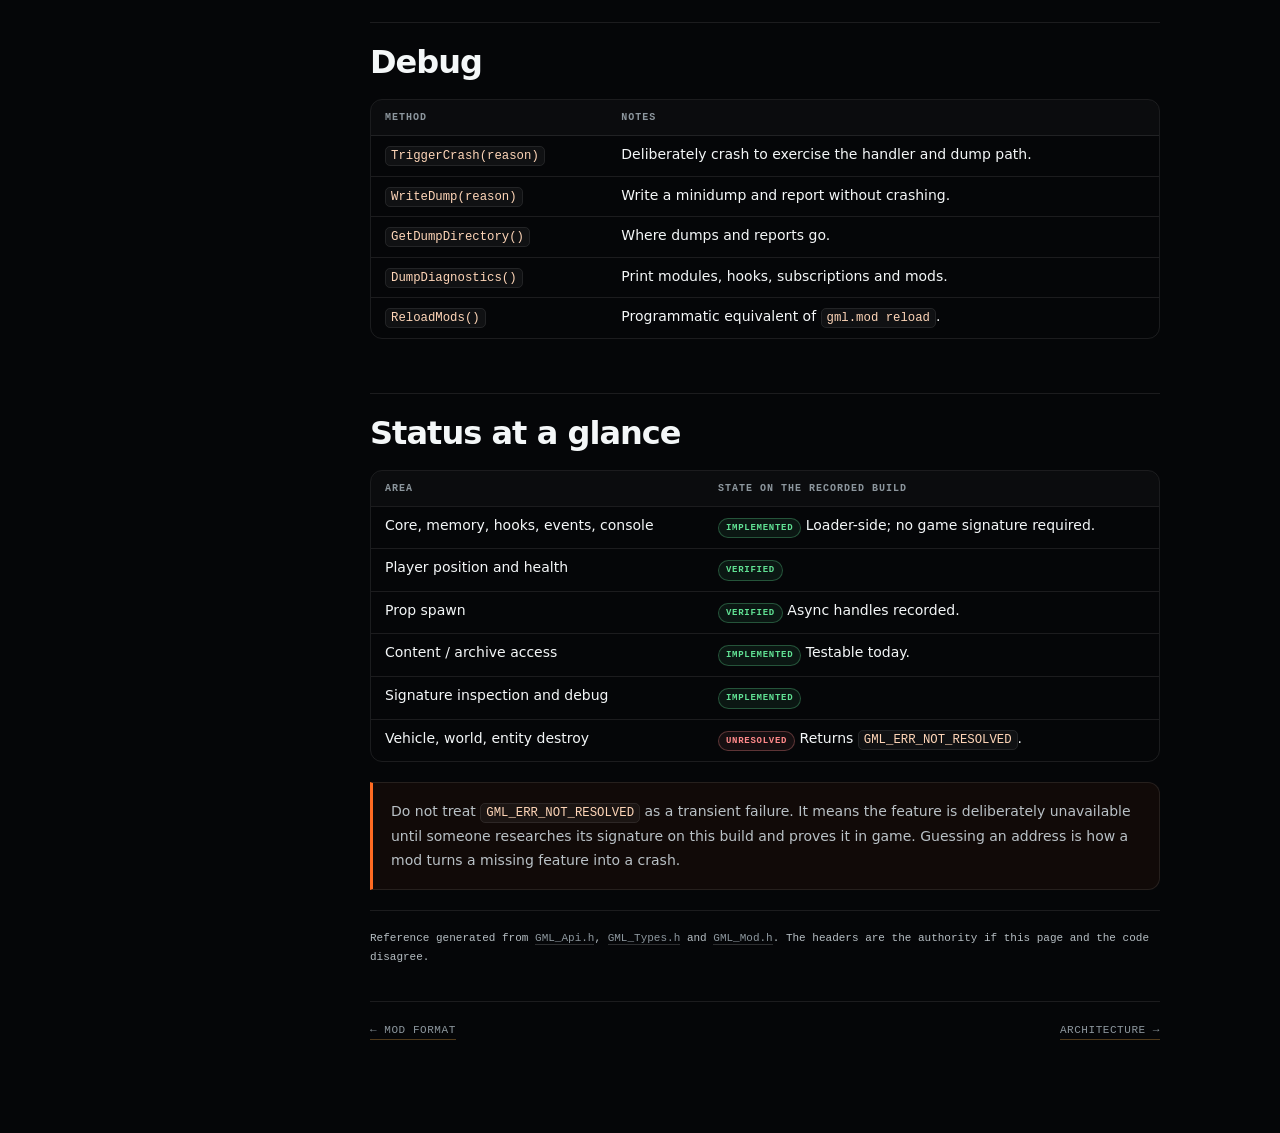
<file: docs/api.html>
<!DOCTYPE html>
<html lang="en">
<head>
<meta charset="utf-8">
<meta name="viewport" content="width=device-width, initial-scale=1">
<title>C++ API — Grapple Mod Loader</title>
<meta name="description" content="Reference for the Grapple Mod Loader C ABI: versioned sub-APIs for core, memory, hooks, events, console, player, vehicle, entity, world, content, props, signatures and debug.">
<meta name="theme-color" content="#050608">
<meta name="color-scheme" content="dark">
<meta property="og:type" content="article">
<meta property="og:site_name" content="Grapple Mod Loader">
<meta property="og:title" content="C++ API — Grapple Mod Loader">
<meta property="og:description" content="The public C ABI, result codes, types and sub-API reference.">
<meta name="twitter:card" content="summary">
<link rel="icon" href="../assets/favicon.svg" type="image/svg+xml">
<link rel="stylesheet" href="../assets/site.css">
<script src="../assets/site.js" defer></script>
</head>
<body id="top">
<a class="skip" href="#main">Skip to content</a>

<nav class="primary" aria-label="Primary">
  <a class="brand" href="../index.html"><i class="dot" aria-hidden="true"></i> GRAPPLE MOD LOADER</a>
  <div class="links">
    <a href="../features.html">Features</a>
    <a href="index.html" aria-current="page">Docs</a>
    <a href="https://github.com/FrostiestCode/GrappleModLoader" target="_blank" rel="noopener noreferrer">GitHub</a>
    <a class="nav-dl" href="../index.html#download">Download</a>
  </div>
</nav>

<main id="main" class="docs-shell">
  <aside class="docs-sidebar">
    <p class="docs-label">DOCUMENTATION</p>
    <nav class="docs-nav" aria-label="Documentation">
      <a href="index.html">Overview</a>
      <a href="getting-started.html">Getting started</a>
      <a href="mod-format.html">Mod format</a>
      <a href="api.html" aria-current="page">C++ API</a>
      <a href="architecture.html">Architecture</a>
      <a href="research.html">Signatures &amp; research</a>
      <a href="roadmap.html">Roadmap</a>
    </nav>
    <a class="docs-source" href="https://github.com/FrostiestCode/GrappleModLoader/tree/main/docs">SOURCE DOCS ↗</a>
  </aside>

  <article class="docs-content">
    <p class="crumbs"><a href="index.html">Docs</a> / C++ API</p>
    <p class="eyebrow">DOCS // REFERENCE</p>
    <h1>C++ API</h1>
    <p class="lead">
      The mod-facing surface is a pure C ABI made of versioned structs. This page is the map:
      entry points, result codes, types, and every sub-API with its current status. The headers
      remain the authority.
    </p>

    <div class="prose">
      <div class="note">
        <p>
          <strong>Current ABI:</strong> <code>GML_ABI_VERSION 0x00010000</code> (1.0.0).
          Include <code>&lt;gml/GML_Mod.h&gt;</code> and link <code>GrappleModLoader.lib</code>.
          Sub-APIs are appended, fields are appended, and older loaders leave unknown pointers
          <code>NULL</code>.
        </p>
      </div>

      <h2 id="getting-the-api">Getting the API</h2>
      <pre><code>#include &lt;gml/GML_Mod.h&gt;

static int OnInit(const GML_ModContext* ctx)
{
    const GML_Api* api = ctx ? ctx-&gt;api : nullptr;
    if (!api || !api-&gt;core) return GML_ERR_ABI;

    // Null-check every sub-API you did not verify at compile time.
    if (!api-&gt;console) return GML_ERR_UNAVAILABLE;

    api-&gt;core-&gt;LogLine(GML_LOG_INFO, ctx-&gt;modId, "hello from my mod");
    return GML_OK;
}

GML_MOD_ENTRY(OnInit)</code></pre>
      <p>
        Outside the entry point, call <code>GML_GetApi(sizeof(GML_Api))</code>. If a newer mod
        asks for a larger struct than the loader knows, the loader returns a zero-padded copy, so
        extra fields read as <code>NULL</code> instead of running off the end.
      </p>

      <h2 id="exports">Exported entry points</h2>
      <div class="table-wrap">
        <table>
          <thead>
            <tr><th scope="col">Function</th><th scope="col">Purpose</th></tr>
          </thead>
          <tbody>
            <tr><td><code>GML_GetApi(uint32_t requestedSize)</code></td><td>Returns the API table. Pass <code>sizeof(GML_Api)</code> from your build.</td></tr>
            <tr><td><code>GML_GetLoaderVersionString()</code></td><td>Loader version as a string (currently <code>1.0.0</code>). Callable before <code>GML_GetApi</code>.</td></tr>
            <tr><td><code>GML_FreeString(const char*)</code></td><td>Free a string the loader explicitly handed you. Do not free arbitrary pointers.</td></tr>
            <tr><td><code>GML_ResultString(int32_t)</code></td><td>Human-readable result text; never <code>NULL</code>.</td></tr>
          </tbody>
        </table>
      </div>

      <h2 id="results">Result codes</h2>
      <div class="table-wrap">
        <table>
          <thead>
            <tr><th scope="col">Value</th><th scope="col">Name</th><th scope="col">Meaning</th></tr>
          </thead>
          <tbody>
            <tr><td><code>0</code></td><td><code>GML_OK</code></td><td>Success.</td></tr>
            <tr><td><code>-1</code></td><td><code>GML_ERR_FAILED</code></td><td>Generic failure.</td></tr>
            <tr><td><code>-2</code></td><td><code>GML_ERR_INVALID_ARG</code></td><td>Bad argument, including a struct whose <code>size</code> field is too small.</td></tr>
            <tr><td><code>-3</code></td><td><code>GML_ERR_NOT_FOUND</code></td><td>The requested thing does not exist.</td></tr>
            <tr><td><code>-4</code></td><td><code>GML_ERR_NOT_RESOLVED</code></td><td>The feature needs a signature that is not resolved. <strong>Not a bug.</strong></td></tr>
            <tr><td><code>-5</code></td><td><code>GML_ERR_NOT_SUPPORTED</code></td><td>Understood, but not supported by this loader/build.</td></tr>
            <tr><td><code>-6</code></td><td><code>GML_ERR_ALREADY_EXISTS</code></td><td>Duplicate name, id or registration.</td></tr>
            <tr><td><code>-7</code></td><td><code>GML_ERR_OUT_OF_MEMORY</code></td><td>Allocation failed.</td></tr>
            <tr><td><code>-8</code></td><td><code>GML_ERR_GAME_VERSION</code></td><td>Signature keyed to a different exe build.</td></tr>
            <tr><td><code>-9</code></td><td><code>GML_ERR_UNAVAILABLE</code></td><td>Subsystem disabled or init failed.</td></tr>
            <tr><td><code>-10</code></td><td><code>GML_ERR_ABI</code></td><td>Mod built against an incompatible SDK.</td></tr>
          </tbody>
        </table>
      </div>

      <h2 id="types">Core types</h2>
      <div class="table-wrap">
        <table>
          <thead>
            <tr><th scope="col">Type</th><th scope="col">Definition</th></tr>
          </thead>
          <tbody>
            <tr><td><code>GML_Version</code></td><td><code>uint16_t major, minor, patch; uint32_t build;</code></td></tr>
            <tr><td><code>GML_Vec2</code> / <code>Vec3</code> / <code>Vec4</code></td><td>Float vectors; <code>Vec3</code> is <code>{x,y,z}</code>.</td></tr>
            <tr><td><code>GML_Quat</code> / <code>GML_Color</code></td><td><code>{x,y,z,w}</code> and <code>{r,g,b,a}</code>.</td></tr>
            <tr><td><code>GML_Matrix</code></td><td><code>float m[16]</code>, row-major.</td></tr>
            <tr><td><code>GML_Bounds</code></td><td><code>{GML_Vec3 min, max}</code>.</td></tr>
            <tr><td><code>GML_HookHandle</code> / <code>GML_SubHandle</code></td><td><code>uint64_t</code>; <code>0</code> is invalid.</td></tr>
            <tr><td><code>GML_EventId</code></td><td><code>uint32_t</code>; <code>0</code> is invalid.</td></tr>
            <tr><td><code>GML_GameInfo</code></td><td>Exe name, image base/size, timestamp, SHA-256, <code>known</code> flag, build label.</td></tr>
            <tr><td><code>GML_SigStatusInfo</code></td><td>Name, kind, status, address, source and note for one signature.</td></tr>
            <tr><td><code>GML_RaycastHit</code></td><td>Hit flag, point, normal, distance, entity; starts with <code>size</code>.</td></tr>
          </tbody>
        </table>
      </div>
      <p>
        Limits: <code>GML_MAX_PATH 512</code>, <code>GML_MAX_NAME 128</code>,
        <code>GML_MAX_SIGNATURE 512</code>. Log levels are <code>TRACE</code>,
        <code>DEBUG</code>, <code>INFO</code>, <code>WARN</code>, <code>ERROR</code>,
        <code>FATAL</code>.
      </p>

      <h2 id="core">Core</h2>
      <div class="table-wrap">
        <table>
          <thead>
            <tr><th scope="col">Method</th><th scope="col">Notes</th></tr>
          </thead>
          <tbody>
            <tr><td><code>GetLoaderVersion()</code></td><td>Version struct.</td></tr>
            <tr><td><code>GetGameInfo()</code></td><td>Exe fingerprint; check <code>known</code> before trusting signature-resolved features.</td></tr>
            <tr><td><code>GetBasePath()</code> / <code>GetLogPath()</code> / <code>GetCurrentModPath()</code></td><td>Install root, logs directory, and this mod's folder.</td></tr>
            <tr><td><code>LogLine(level, tag, message)</code> / <code>Logf(...)</code></td><td>Log to the file, the overlay and the external console.</td></tr>
            <tr><td><code>ConfigGetString/Int/Bool/Float</code></td><td>Read <code>config.json</code> with dotted or flat keys.</td></tr>
            <tr><td><code>ConfigSetString</code></td><td>Write a string value and persist it.</td></tr>
            <tr><td><code>IsModEnabled(modId)</code></td><td>Current enabled state for a mod.</td></tr>
            <tr><td><code>Alloc</code> / <code>Realloc</code> / <code>Free</code> / <code>StrDup</code></td><td>Loader-owned memory for data crossing the module boundary.</td></tr>
            <tr><td><code>GetTickCount64()</code> / <code>GetUptime()</code></td><td>Milliseconds and seconds; GML already has its own tick thread.</td></tr>
          </tbody>
        </table>
      </div>

      <h2 id="memory">Memory</h2>
      <p>All accessors tolerate bad pointers and return an error instead of faulting.</p>
      <div class="table-wrap">
        <table>
          <thead>
            <tr><th scope="col">Method</th><th scope="col">Notes</th></tr>
          </thead>
          <tbody>
            <tr><td><code>GetModuleBase</code> / <code>GetModuleSize</code></td><td><code>NULL</code> means the main exe.</td></tr>
            <tr><td><code>ModuleRva(module, rva)</code></td><td>Base + RVA.</td></tr>
            <tr><td><code>GetProcAddress</code></td><td>Export lookup without a message box on failure.</td></tr>
            <tr><td><code>GetSectionRange</code></td><td>Begin/end of a PE section.</td></tr>
            <tr><td><code>IsReadable</code> / <code>IsWritable</code></td><td>Range checks.</td></tr>
            <tr><td><code>Read</code> / <code>Write</code> / <code>Fill</code> / <code>Nop</code></td><td>Guarded copies and patches.</td></tr>
            <tr><td><code>GetProtection</code> / <code>WithWritable</code></td><td>Inspect or temporarily change page protection around a callback.</td></tr>
            <tr><td><code>FindPattern(module, section, pattern)</code></td><td>IDA-style bytes; <code>??</code> wildcards. <code>NULL</code> section scans all readable sections.</td></tr>
            <tr><td><code>FindPatternAll</code></td><td>Collect up to <code>maxCount</code> matches; gets the true count.</td></tr>
            <tr><td><code>ResolveRelative</code></td><td>Follow a RIP-relative operand.</td></tr>
            <tr><td><code>Deref(base, offsets, count)</code></td><td>Walk a pointer chain.</td></tr>
            <tr><td><code>ResolveCall</code></td><td>Follow <code>call rel32</code> / <code>jmp rel32</code>.</td></tr>
          </tbody>
        </table>
      </div>

      <h2 id="hooks">Hooks</h2>
      <div class="table-wrap">
        <table>
          <thead>
            <tr><th scope="col">Method</th><th scope="col">Notes</th></tr>
          </thead>
          <tbody>
            <tr><td><code>Inline(target, detour, &amp;original, name)</code></td><td>Trampoline hook via MinHook; <code>original</code> is callable.</td></tr>
            <tr><td><code>Iat(module, importModule, proc, detour, &amp;original, name)</code></td><td>Patch an import slot.</td></tr>
            <tr><td><code>Vtable(objectOrVtable, index, detour, &amp;original, name)</code></td><td>Accepts an object (uses its vptr) or a vtable address.</td></tr>
            <tr><td><code>PatchBytes(target, bytes, length, name)</code></td><td>Overwrite bytes verbatim and restore later.</td></tr>
            <tr><td><code>Enable</code> / <code>Disable</code> / <code>Remove</code> / <code>IsEnabled</code></td><td>Lifecycle for one handle.</td></tr>
            <tr><td><code>SetOwnerEnabled</code> / <code>RemoveOwner</code></td><td>Bulk operations by mod owner name.</td></tr>
            <tr><td><code>Count</code> / <code>Enumerate</code> / <code>Describe</code></td><td>Inventory for diagnostics and <code>gml.hooks</code>.</td></tr>
          </tbody>
        </table>
      </div>

      <h2 id="events">Events</h2>
      <div class="table-wrap">
        <table>
          <thead>
            <tr><th scope="col">Method</th><th scope="col">Notes</th></tr>
          </thead>
          <tbody>
            <tr><td><code>GetId(name)</code> / <code>GetName(id)</code></td><td>Intern a string into a stable id.</td></tr>
            <tr><td><code>Subscribe(id, fn, user, priority, owner)</code></td><td>Lower priority runs first. Pass your mod id as owner.</td></tr>
            <tr><td><code>Unsubscribe(handle)</code> / <code>UnsubscribeOwner(owner)</code></td><td>Remove one subscription or every subscription for an owner.</td></tr>
            <tr><td><code>Emit(id, payload, size)</code> / <code>EmitName(...)</code></td><td>Dispatch outside the mutex, so handlers may emit.</td></tr>
            <tr><td><code>ListenerCount</code> / <code>EventCount</code></td><td>Diagnostics.</td></tr>
          </tbody>
        </table>
      </div>
      <p>Event ids live in <code>api-&gt;events</code>; the names and payloads are listed on <a href="mod-format.html#events">Mod format</a>.</p>

      <h2 id="console">Console</h2>
      <div class="table-wrap">
        <table>
          <thead>
            <tr><th scope="col">Method</th><th scope="col">Notes</th></tr>
          </thead>
          <tbody>
            <tr><td><code>RegisterCommand(name, help, usage, fn, user)</code></td><td>Adds to <code>help</code> and the command registry.</td></tr>
            <tr><td><code>UnregisterCommand</code> / <code>UnregisterOwner</code></td><td>Remove one command or all owned by a mod.</td></tr>
            <tr><td><code>Print</code> / <code>Printf</code></td><td>Write to the overlay scrollback and log sinks.</td></tr>
            <tr><td><code>IsVisible</code> / <code>SetVisible</code></td><td>Open or close the overlay console.</td></tr>
            <tr><td><code>Execute(line, out, user)</code></td><td>Run a command line as if typed.</td></tr>
            <tr><td><code>FeedInput(text)</code></td><td>Feed raw text, including Enter, from a custom UI.</td></tr>
          </tbody>
        </table>
      </div>

      <h2 id="player">Player</h2>
      <div class="table-wrap">
        <table>
          <thead>
            <tr><th scope="col">Method</th><th scope="col">Status</th></tr>
          </thead>
          <tbody>
            <tr><td><code>IsAvailable</code> / <code>GetActor</code></td><td><span class="badge ok">Verified</span> Player chain.</td></tr>
            <tr><td><code>GetPosition</code> / <code>SetPosition</code></td><td><span class="badge ok">Verified</span> Moves Rico; the engine keeps the new transform.</td></tr>
            <tr><td><code>GetHealth</code> / <code>SetHealth</code></td><td><span class="badge ok">Verified</span> Through the player chain.</td></tr>
            <tr><td><code>GetVelocity</code> / <code>SetVelocity</code></td><td><span class="badge no">Unresolved</span> Signature-dependent.</td></tr>
            <tr><td><code>GetAimDirection</code></td><td><span class="badge no">Unresolved</span> Needs an aim signature.</td></tr>
            <tr><td><code>GetGrappleState</code> / <code>IsOnGround</code></td><td><span class="badge no">Unresolved</span> Future work.</td></tr>
          </tbody>
        </table>
      </div>

      <h2 id="vehicle">Vehicle</h2>
      <p>
        The shape is defined — <code>IsAvailable</code>, <code>GetCurrent</code>,
        <code>IsPlayerInVehicle</code>, position/velocity/direction, health, boost and speed — but
        the vehicle signatures are not mapped on this build. Calls return
        <code>GML_ERR_NOT_RESOLVED</code>. Vehicle teleport specifically fails because the
        interaction-context chain used on foot is absent while driving.
      </p>

      <h2 id="entity">Entity</h2>
      <div class="table-wrap">
        <table>
          <thead>
            <tr><th scope="col">Method</th><th scope="col">Notes</th></tr>
          </thead>
          <tbody>
            <tr><td><code>IsAvailable</code> / <code>IsValid</code> / <code>GetId</code> / <code>GetTypeName</code></td><td>Availability follows the signature database.</td></tr>
            <tr><td><code>GetPlayer</code></td><td>Player object through the local-player route when available.</td></tr>
            <tr><td><code>Get/SetPosition</code>, <code>Get/SetVelocity</code>, <code>Get/SetHealth</code>, <code>GetBounds</code></td><td>Generic entity accessors; each needs its own resolved entry.</td></tr>
            <tr><td><code>Destroy</code></td><td><span class="badge no">Unresolved</span> <code>Entity::Destroy</code> still needs research.</td></tr>
            <tr><td><code>GetCount</code> / <code>GetByIndex</code></td><td>Bridges to world iteration; world signatures are unresolved.</td></tr>
          </tbody>
        </table>
      </div>

      <h2 id="world">World</h2>
      <p>
        <code>IsLoading</code>, time of day, weather, active region, entity count, raycast and map
        marker are defined and degrade honestly. No <code>World::*</code> signatures are recorded
        yet, so expect <code>GML_ERR_NOT_RESOLVED</code>.
      </p>

      <h2 id="content">Content</h2>
      <p>This one is real and testable today; it reads files GML knows about on disk, with no game internals.</p>
      <div class="table-wrap">
        <table>
          <thead>
            <tr><th scope="col">Method</th><th scope="col">Notes</th></tr>
          </thead>
          <tbody>
            <tr><td><code>GetArchiveCount</code> / <code>GetArchiveInfo</code></td><td>Installed archives: path, size, first four bytes (e.g. <code>RTPC</code>).</td></tr>
            <tr><td><code>GetDropzoneFileCount</code> / <code>GetDropzoneFile</code></td><td>Loose <code>.ee</code> overrides in <code>dropzone</code>.</td></tr>
            <tr><td><code>ReadFile</code> / <code>WriteFile</code></td><td>Game-relative paths; write can keep a <code>.bak</code>.</td></tr>
            <tr><td><code>FreeBuffer</code></td><td>Free a buffer returned by <code>ReadFile</code>.</td></tr>
            <tr><td><code>ListDirectory</code></td><td>Enumerate loose files, recursively if asked.</td></tr>
          </tbody>
        </table>
      </div>

      <h2 id="prop">Prop</h2>
      <div class="table-wrap">
        <table>
          <thead>
            <tr><th scope="col">Method</th><th scope="col">Status</th></tr>
          </thead>
          <tbody>
            <tr><td><code>IsAvailable</code></td><td><span class="badge ok">Verified</span> Spawn chain resolved.</td></tr>
            <tr><td><code>Spawn(modelName, position)</code></td><td><span class="badge ok">Verified</span> Async; returns a handle, or <code>NULL</code>.</td></tr>
            <tr><td><code>GetPosition</code> / <code>SetPosition</code></td><td>Works on spawned objects through their local transform.</td></tr>
            <tr><td><code>GetHealth</code> / <code>SetHealth</code></td><td>Game stores <code>int16</code>; surfaced as float and clamped on write.</td></tr>
            <tr><td><code>GetModelHash</code></td><td>Resolves a name through <code>SpawnSystem::GetModelHash</code> when bound; GML also computes <code>hashlittle</code> itself.</td></tr>
            <tr><td><code>Destroy</code></td><td><span class="badge no">Unresolved</span> Blocked on <code>Entity::Destroy</code>.</td></tr>
          </tbody>
        </table>
      </div>

      <h2 id="signatures">Signatures</h2>
      <div class="table-wrap">
        <table>
          <thead>
            <tr><th scope="col">Method</th><th scope="col">Notes</th></tr>
          </thead>
          <tbody>
            <tr><td><code>GetStatus(name, &amp;info)</code></td><td>Kind, status, address, source and note.</td></tr>
            <tr><td><code>GetAddress(name)</code></td><td>Resolved address or <code>NULL</code>.</td></tr>
            <tr><td><code>Count</code> / <code>GetNameAt</code></td><td>Enumerate the database.</td></tr>
            <tr><td><code>Reload(pathOrNull)</code></td><td>Re-read <code>signatures.json</code>; returns entries resolved.</td></tr>
            <tr><td><code>ResolvedCount</code></td><td>How many entries are live.</td></tr>
          </tbody>
        </table>
      </div>

      <h2 id="debug">Debug</h2>
      <div class="table-wrap">
        <table>
          <thead>
            <tr><th scope="col">Method</th><th scope="col">Notes</th></tr>
          </thead>
          <tbody>
            <tr><td><code>TriggerCrash(reason)</code></td><td>Deliberately crash to exercise the handler and dump path.</td></tr>
            <tr><td><code>WriteDump(reason)</code></td><td>Write a minidump and report without crashing.</td></tr>
            <tr><td><code>GetDumpDirectory()</code></td><td>Where dumps and reports go.</td></tr>
            <tr><td><code>DumpDiagnostics()</code></td><td>Print modules, hooks, subscriptions and mods.</td></tr>
            <tr><td><code>ReloadMods()</code></td><td>Programmatic equivalent of <code>gml.mod reload</code>.</td></tr>
          </tbody>
        </table>
      </div>

      <h2 id="status">Status at a glance</h2>
      <div class="table-wrap">
        <table>
          <thead>
            <tr><th scope="col">Area</th><th scope="col">State on the recorded build</th></tr>
          </thead>
          <tbody>
            <tr><td>Core, memory, hooks, events, console</td><td><span class="badge ok">Implemented</span> Loader-side; no game signature required.</td></tr>
            <tr><td>Player position and health</td><td><span class="badge ok">Verified</span></td></tr>
            <tr><td>Prop spawn</td><td><span class="badge ok">Verified</span> Async handles recorded.</td></tr>
            <tr><td>Content / archive access</td><td><span class="badge ok">Implemented</span> Testable today.</td></tr>
            <tr><td>Signature inspection and debug</td><td><span class="badge ok">Implemented</span></td></tr>
            <tr><td>Vehicle, world, entity destroy</td><td><span class="badge no">Unresolved</span> Returns <code>GML_ERR_NOT_RESOLVED</code>.</td></tr>
          </tbody>
        </table>
      </div>

      <div class="note warn">
        <p>
          Do not treat <code>GML_ERR_NOT_RESOLVED</code> as a transient failure. It means the
          feature is deliberately unavailable until someone researches its signature on this build
          and proves it in game. Guessing an address is how a mod turns a missing feature into a
          crash.
        </p>
      </div>

      <p class="doc-meta">
        Reference generated from
        <a href="https://github.com/FrostiestCode/GrappleModLoader/blob/main/src/GML.SDK/include/gml/GML_Api.h">GML_Api.h</a>,
        <a href="https://github.com/FrostiestCode/GrappleModLoader/blob/main/src/GML.SDK/include/gml/GML_Types.h">GML_Types.h</a> and
        <a href="https://github.com/FrostiestCode/GrappleModLoader/blob/main/src/GML.SDK/include/gml/GML_Mod.h">GML_Mod.h</a>.
        The headers are the authority if this page and the code disagree.
      </p>

      <div class="pager">
        <a href="mod-format.html">← MOD FORMAT</a>
        <a class="next" href="architecture.html">ARCHITECTURE →</a>
      </div>
    </div>
  </article>
</main>

<footer>
  <span>GRAPPLE MOD LOADER // JUST CAUSE 3 // MADE FOR THE COMMUNITY</span>
  <span>
    <a href="../features.html">FEATURES</a> //
    <a href="../index.html">HOME</a> //
    <a href="https://github.com/FrostiestCode/GrappleModLoader" target="_blank" rel="noopener noreferrer">GITHUB</a> //
    <a href="https://github.com/FrostiestCode/GrappleModLoader/releases" target="_blank" rel="noopener noreferrer">RELEASES</a>
  </span>
</footer>
</body>
</html>
</file>
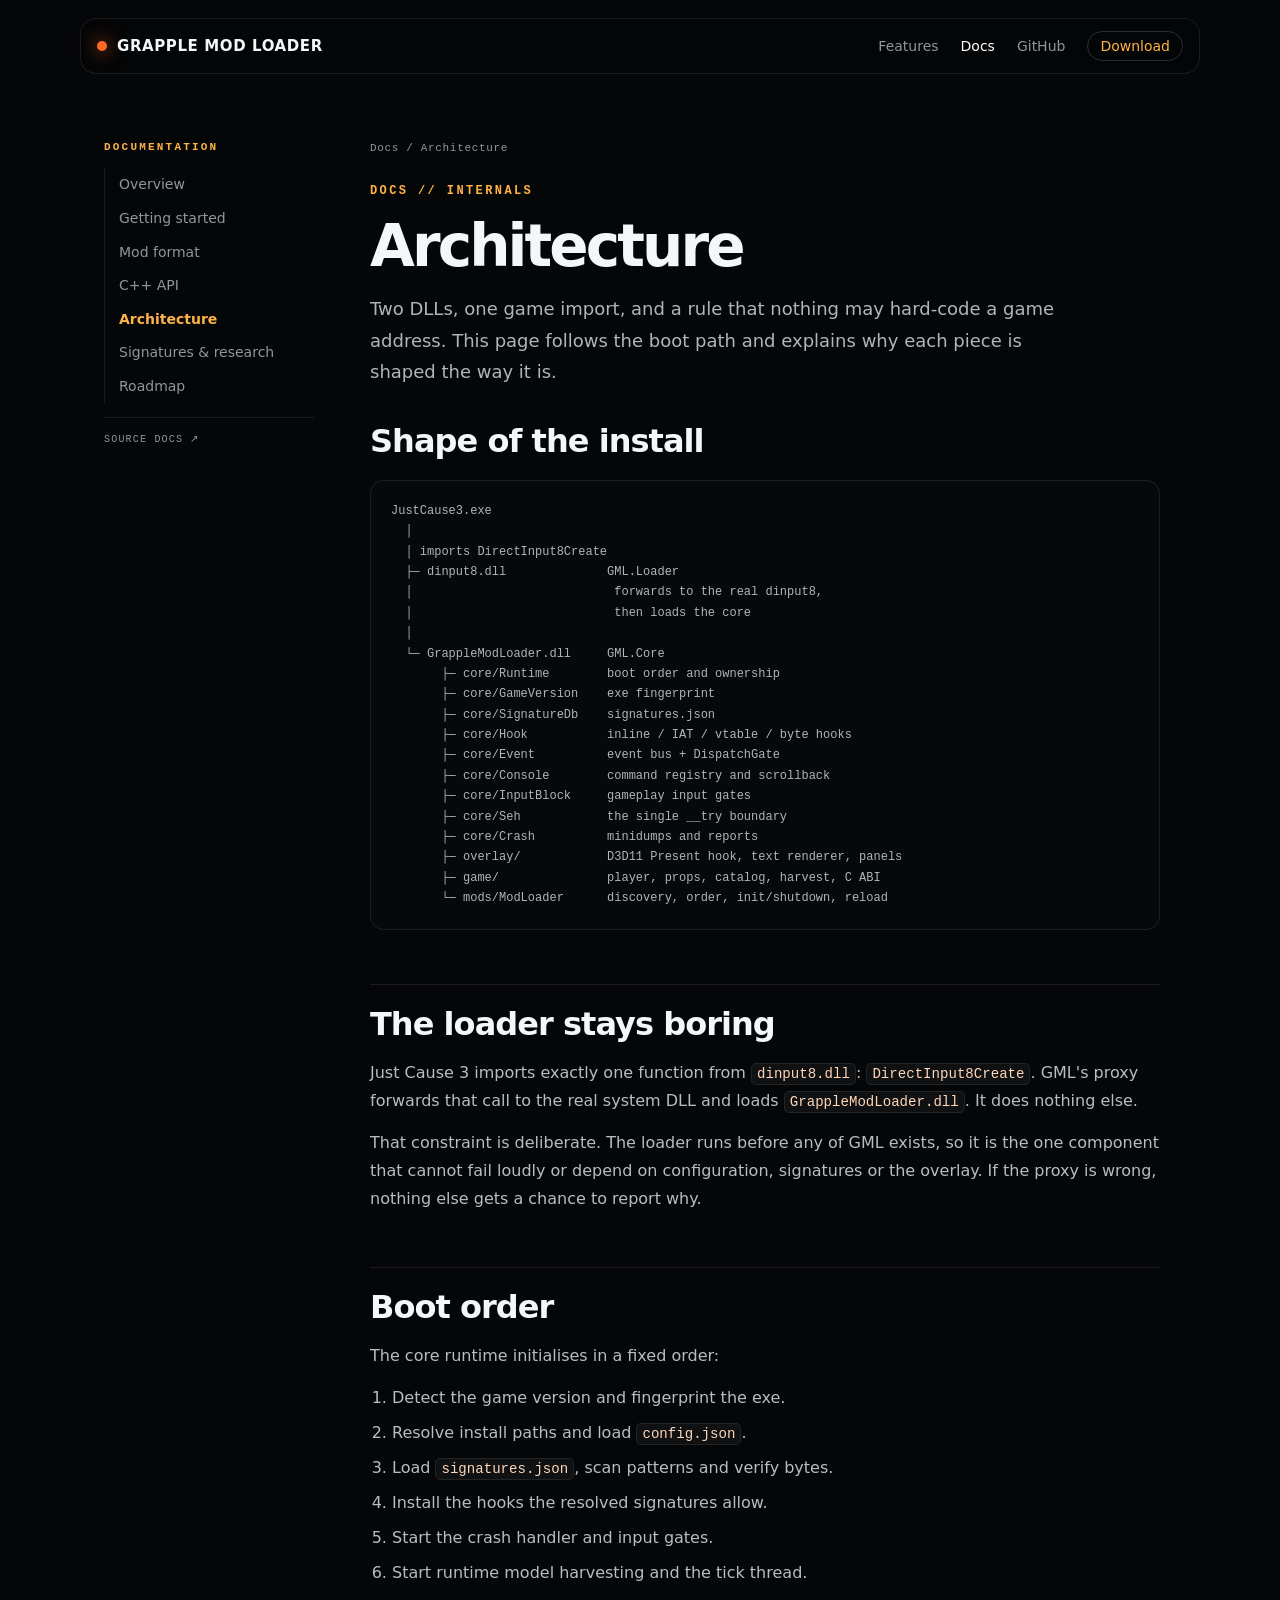
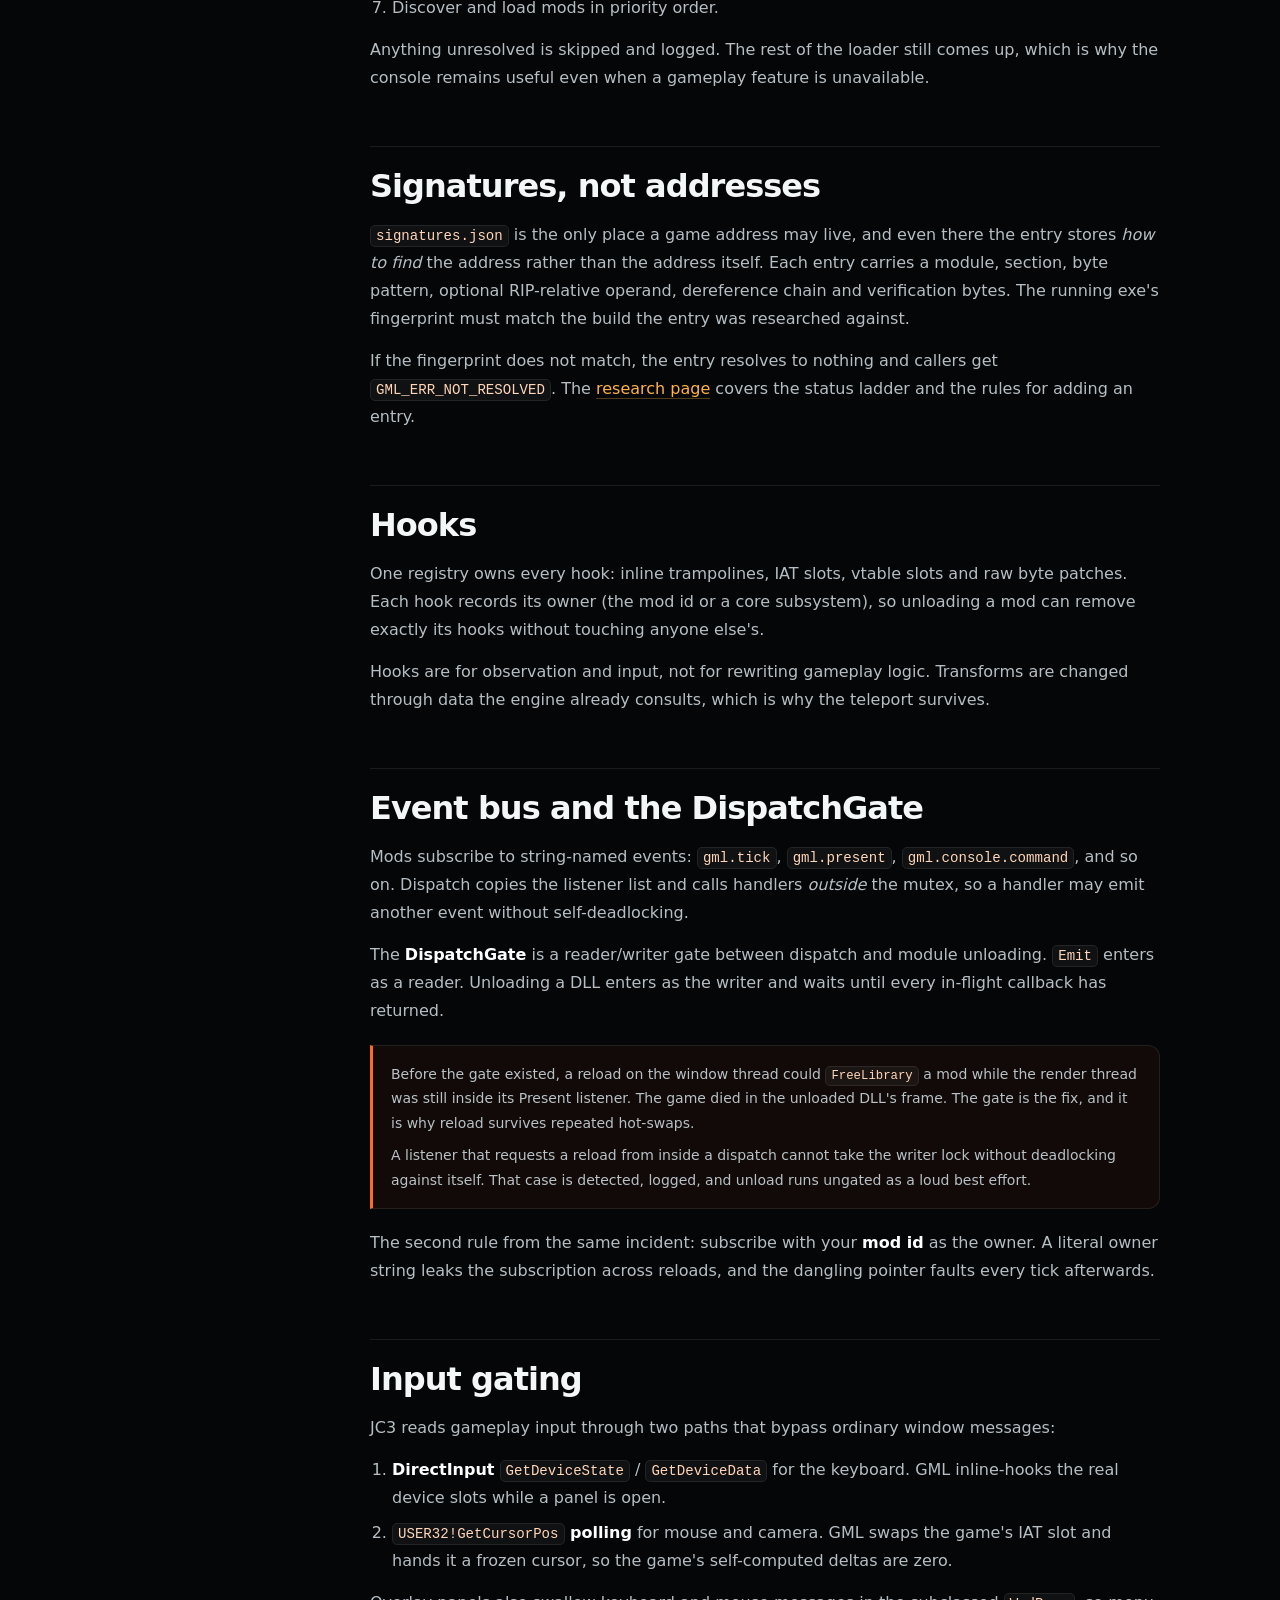
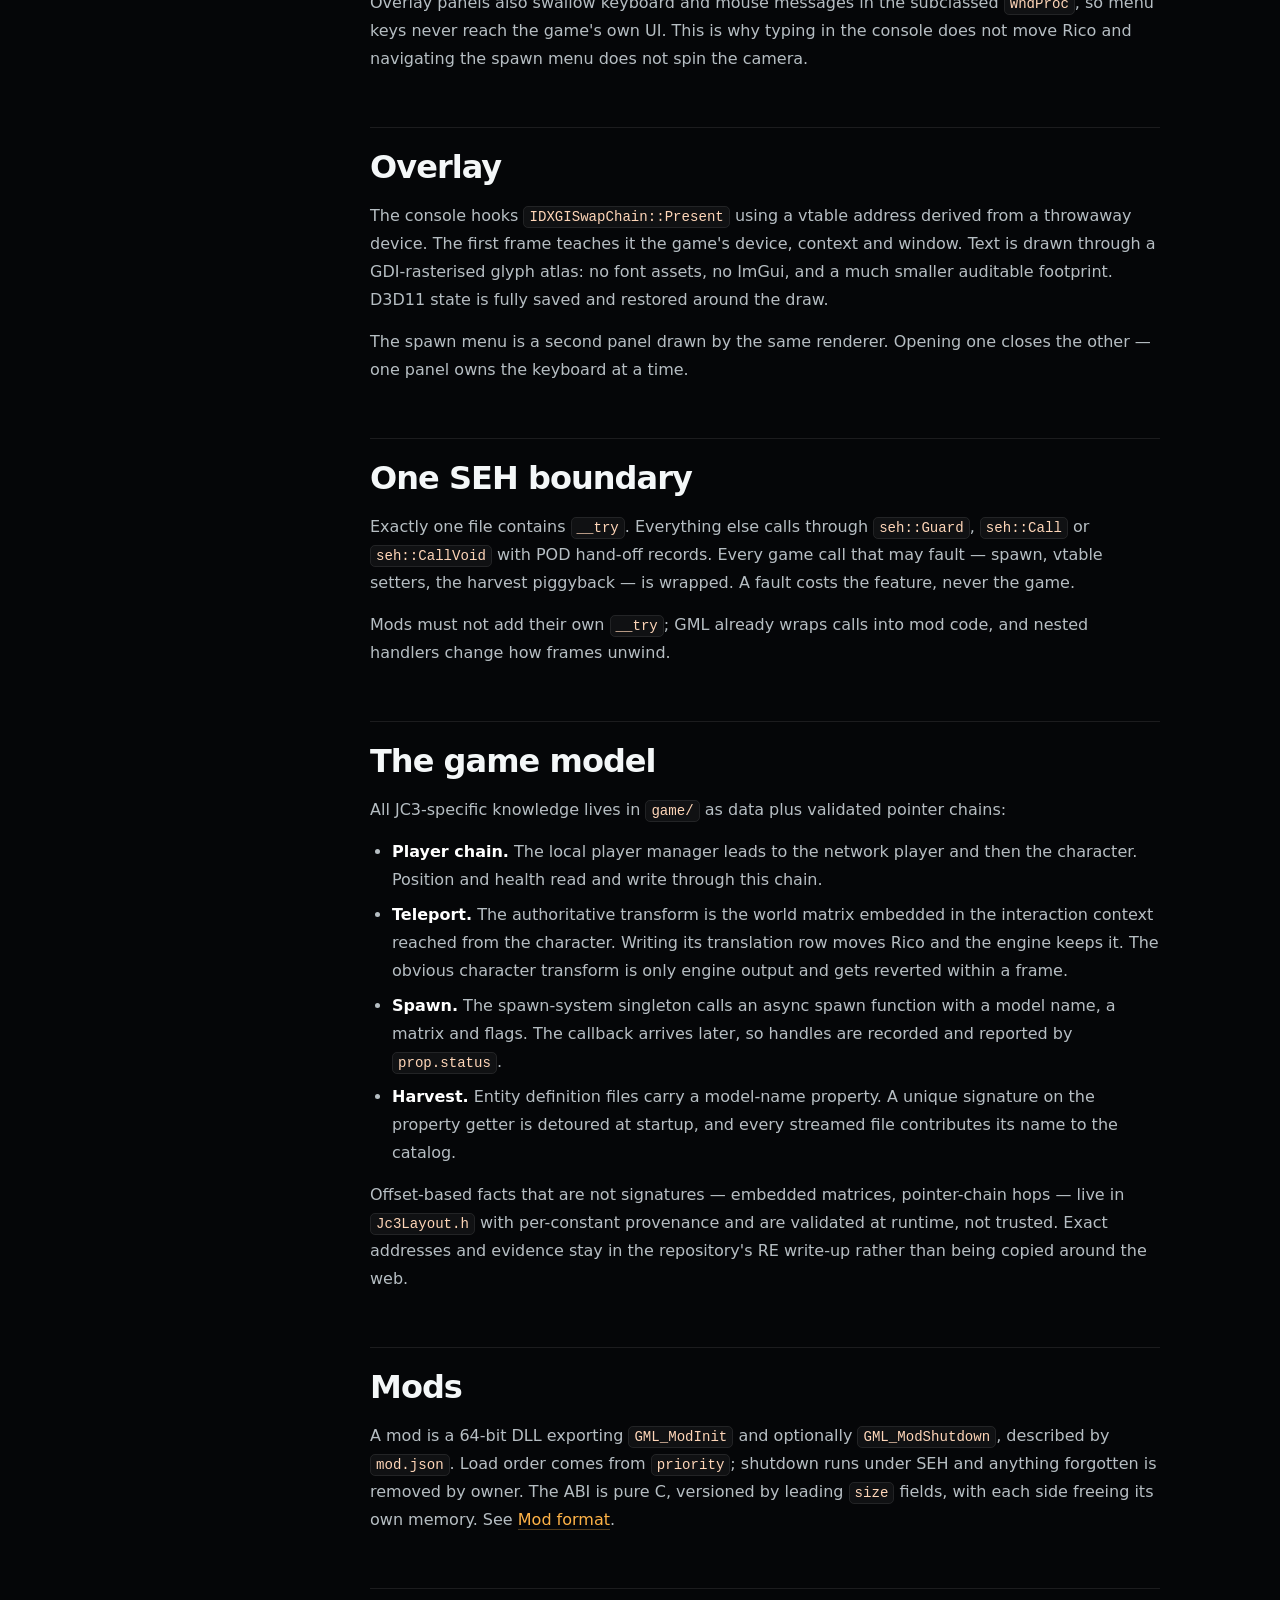
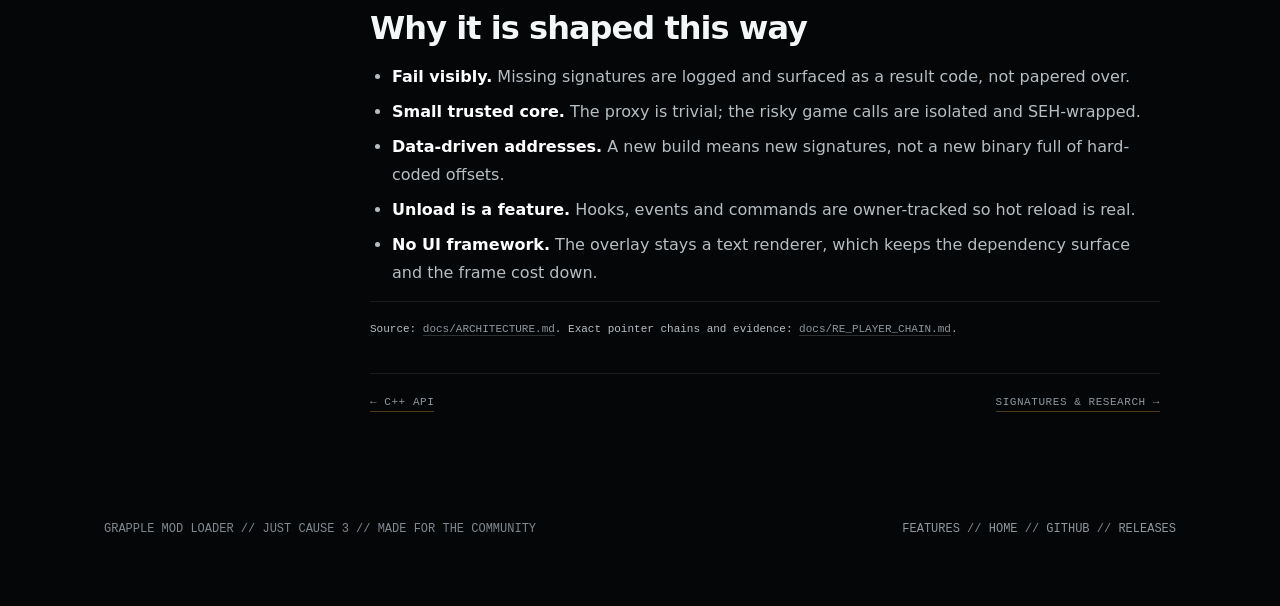
<file: docs/architecture.html>
<!DOCTYPE html>
<html lang="en">
<head>
<meta charset="utf-8">
<meta name="viewport" content="width=device-width, initial-scale=1">
<title>Architecture — Grapple Mod Loader</title>
<meta name="description" content="How Grapple Mod Loader fits together: the dinput8 proxy, runtime boot order, hooks, event bus and DispatchGate, input gating, D3D11 overlay, SEH boundary and game model.">
<meta name="theme-color" content="#050608">
<meta name="color-scheme" content="dark">
<meta property="og:type" content="article">
<meta property="og:site_name" content="Grapple Mod Loader">
<meta property="og:title" content="Architecture — Grapple Mod Loader">
<meta property="og:description" content="The loader, core runtime, hooks, event bus, input gates and overlay that make GML work.">
<meta name="twitter:card" content="summary">
<link rel="icon" href="../assets/favicon.svg" type="image/svg+xml">
<link rel="stylesheet" href="../assets/site.css">
<script src="../assets/site.js" defer></script>
</head>
<body id="top">
<a class="skip" href="#main">Skip to content</a>

<nav class="primary" aria-label="Primary">
  <a class="brand" href="../index.html"><i class="dot" aria-hidden="true"></i> GRAPPLE MOD LOADER</a>
  <div class="links">
    <a href="../features.html">Features</a>
    <a href="index.html" aria-current="page">Docs</a>
    <a href="https://github.com/FrostiestCode/GrappleModLoader" target="_blank" rel="noopener noreferrer">GitHub</a>
    <a class="nav-dl" href="../index.html#download">Download</a>
  </div>
</nav>

<main id="main" class="docs-shell">
  <aside class="docs-sidebar">
    <p class="docs-label">DOCUMENTATION</p>
    <nav class="docs-nav" aria-label="Documentation">
      <a href="index.html">Overview</a>
      <a href="getting-started.html">Getting started</a>
      <a href="mod-format.html">Mod format</a>
      <a href="api.html">C++ API</a>
      <a href="architecture.html" aria-current="page">Architecture</a>
      <a href="research.html">Signatures &amp; research</a>
      <a href="roadmap.html">Roadmap</a>
    </nav>
    <a class="docs-source" href="https://github.com/FrostiestCode/GrappleModLoader/tree/main/docs">SOURCE DOCS ↗</a>
  </aside>

  <article class="docs-content">
    <p class="crumbs"><a href="index.html">Docs</a> / Architecture</p>
    <p class="eyebrow">DOCS // INTERNALS</p>
    <h1>Architecture</h1>
    <p class="lead">
      Two DLLs, one game import, and a rule that nothing may hard-code a game address. This page
      follows the boot path and explains why each piece is shaped the way it is.
    </p>

    <div class="prose">
      <h2 id="shape">Shape of the install</h2>
      <div class="diagram">JustCause3.exe
  │
  │ imports DirectInput8Create
  ├─ dinput8.dll              GML.Loader
  │                            forwards to the real dinput8,
  │                            then loads the core
  │
  └─ GrappleModLoader.dll     GML.Core
       ├─ core/Runtime        boot order and ownership
       ├─ core/GameVersion    exe fingerprint
       ├─ core/SignatureDb    signatures.json
       ├─ core/Hook           inline / IAT / vtable / byte hooks
       ├─ core/Event          event bus + DispatchGate
       ├─ core/Console        command registry and scrollback
       ├─ core/InputBlock     gameplay input gates
       ├─ core/Seh            the single __try boundary
       ├─ core/Crash          minidumps and reports
       ├─ overlay/            D3D11 Present hook, text renderer, panels
       ├─ game/               player, props, catalog, harvest, C ABI
       └─ mods/ModLoader      discovery, order, init/shutdown, reload</div>

      <h2 id="loader">The loader stays boring</h2>
      <p>
        Just Cause 3 imports exactly one function from <code>dinput8.dll</code>:
        <code>DirectInput8Create</code>. GML's proxy forwards that call to the real system DLL and
        loads <code>GrappleModLoader.dll</code>. It does nothing else.
      </p>
      <p>
        That constraint is deliberate. The loader runs before any of GML exists, so it is the one
        component that cannot fail loudly or depend on configuration, signatures or the overlay.
        If the proxy is wrong, nothing else gets a chance to report why.
      </p>

      <h2 id="boot">Boot order</h2>
      <p>The core runtime initialises in a fixed order:</p>
      <ol>
        <li>Detect the game version and fingerprint the exe.</li>
        <li>Resolve install paths and load <code>config.json</code>.</li>
        <li>Load <code>signatures.json</code>, scan patterns and verify bytes.</li>
        <li>Install the hooks the resolved signatures allow.</li>
        <li>Start the crash handler and input gates.</li>
        <li>Start runtime model harvesting and the tick thread.</li>
        <li>Discover and load mods in priority order.</li>
      </ol>
      <p>
        Anything unresolved is skipped and logged. The rest of the loader still comes up, which is
        why the console remains useful even when a gameplay feature is unavailable.
      </p>

      <h2 id="signatures">Signatures, not addresses</h2>
      <p>
        <code>signatures.json</code> is the only place a game address may live, and even there the
        entry stores <em>how to find</em> the address rather than the address itself. Each entry
        carries a module, section, byte pattern, optional RIP-relative operand, dereference chain
        and verification bytes. The running exe's fingerprint must match the build the entry was
        researched against.
      </p>
      <p>
        If the fingerprint does not match, the entry resolves to nothing and callers get
        <code>GML_ERR_NOT_RESOLVED</code>. The <a href="research.html">research page</a> covers the
        status ladder and the rules for adding an entry.
      </p>

      <h2 id="hooks">Hooks</h2>
      <p>
        One registry owns every hook: inline trampolines, IAT slots, vtable slots and raw byte
        patches. Each hook records its owner (the mod id or a core subsystem), so unloading a mod
        can remove exactly its hooks without touching anyone else's.
      </p>
      <p>
        Hooks are for observation and input, not for rewriting gameplay logic. Transforms are
        changed through data the engine already consults, which is why the teleport survives.
      </p>

      <h2 id="dispatchgate">Event bus and the DispatchGate</h2>
      <p>
        Mods subscribe to string-named events: <code>gml.tick</code>,
        <code>gml.present</code>, <code>gml.console.command</code>, and so on. Dispatch copies
        the listener list and calls handlers <em>outside</em> the mutex, so a handler may emit
        another event without self-deadlocking.
      </p>
      <p>
        The <strong>DispatchGate</strong> is a reader/writer gate between dispatch and module
        unloading. <code>Emit</code> enters as a reader. Unloading a DLL enters as the writer and
        waits until every in-flight callback has returned.
      </p>
      <div class="note warn">
        <p>
          Before the gate existed, a reload on the window thread could <code>FreeLibrary</code> a
          mod while the render thread was still inside its Present listener. The game died in the
          unloaded DLL's frame. The gate is the fix, and it is why reload survives repeated
          hot-swaps.
        </p>
        <p>
          A listener that requests a reload from inside a dispatch cannot take the writer lock
          without deadlocking against itself. That case is detected, logged, and unload runs
          ungated as a loud best effort.
        </p>
      </div>
      <p>
        The second rule from the same incident: subscribe with your <strong>mod id</strong> as the
        owner. A literal owner string leaks the subscription across reloads, and the dangling
        pointer faults every tick afterwards.
      </p>

      <h2 id="input">Input gating</h2>
      <p>JC3 reads gameplay input through two paths that bypass ordinary window messages:</p>
      <ol>
        <li><strong>DirectInput</strong> <code>GetDeviceState</code> / <code>GetDeviceData</code> for the keyboard. GML inline-hooks the real device slots while a panel is open.</li>
        <li><strong><code>USER32!GetCursorPos</code> polling</strong> for mouse and camera. GML swaps the game's IAT slot and hands it a frozen cursor, so the game's self-computed deltas are zero.</li>
      </ol>
      <p>
        Overlay panels also swallow keyboard and mouse messages in the subclassed
        <code>WndProc</code>, so menu keys never reach the game's own UI. This is why typing in the
        console does not move Rico and navigating the spawn menu does not spin the camera.
      </p>

      <h2 id="overlay">Overlay</h2>
      <p>
        The console hooks <code>IDXGISwapChain::Present</code> using a vtable address derived from
        a throwaway device. The first frame teaches it the game's device, context and window. Text
        is drawn through a GDI-rasterised glyph atlas: no font assets, no ImGui, and a much smaller
        auditable footprint. D3D11 state is fully saved and restored around the draw.
      </p>
      <p>
        The spawn menu is a second panel drawn by the same renderer. Opening one closes the other —
        one panel owns the keyboard at a time.
      </p>

      <h2 id="seh">One SEH boundary</h2>
      <p>
        Exactly one file contains <code>__try</code>. Everything else calls through
        <code>seh::Guard</code>, <code>seh::Call</code> or <code>seh::CallVoid</code> with POD
        hand-off records. Every game call that may fault — spawn, vtable setters, the harvest
        piggyback — is wrapped. A fault costs the feature, never the game.
      </p>
      <p>
        Mods must not add their own <code>__try</code>; GML already wraps calls into mod code, and
        nested handlers change how frames unwind.
      </p>

      <h2 id="game-model">The game model</h2>
      <p>All JC3-specific knowledge lives in <code>game/</code> as data plus validated pointer chains:</p>
      <ul>
        <li><strong>Player chain.</strong> The local player manager leads to the network player and then the character. Position and health read and write through this chain.</li>
        <li><strong>Teleport.</strong> The authoritative transform is the world matrix embedded in the interaction context reached from the character. Writing its translation row moves Rico and the engine keeps it. The obvious character transform is only engine output and gets reverted within a frame.</li>
        <li><strong>Spawn.</strong> The spawn-system singleton calls an async spawn function with a model name, a matrix and flags. The callback arrives later, so handles are recorded and reported by <code>prop.status</code>.</li>
        <li><strong>Harvest.</strong> Entity definition files carry a model-name property. A unique signature on the property getter is detoured at startup, and every streamed file contributes its name to the catalog.</li>
      </ul>
      <p>
        Offset-based facts that are not signatures — embedded matrices, pointer-chain hops — live
        in <code>Jc3Layout.h</code> with per-constant provenance and are validated at runtime, not
        trusted. Exact addresses and evidence stay in the repository's RE write-up rather than
        being copied around the web.
      </p>

      <h2 id="mods">Mods</h2>
      <p>
        A mod is a 64-bit DLL exporting <code>GML_ModInit</code> and optionally
        <code>GML_ModShutdown</code>, described by <code>mod.json</code>. Load order comes from
        <code>priority</code>; shutdown runs under SEH and anything forgotten is removed by owner.
        The ABI is pure C, versioned by leading <code>size</code> fields, with each side freeing its
        own memory. See <a href="mod-format.html">Mod format</a>.
      </p>

      <h2 id="why">Why it is shaped this way</h2>
      <ul>
        <li><strong>Fail visibly.</strong> Missing signatures are logged and surfaced as a result code, not papered over.</li>
        <li><strong>Small trusted core.</strong> The proxy is trivial; the risky game calls are isolated and SEH-wrapped.</li>
        <li><strong>Data-driven addresses.</strong> A new build means new signatures, not a new binary full of hard-coded offsets.</li>
        <li><strong>Unload is a feature.</strong> Hooks, events and commands are owner-tracked so hot reload is real.</li>
        <li><strong>No UI framework.</strong> The overlay stays a text renderer, which keeps the dependency surface and the frame cost down.</li>
      </ul>

      <p class="doc-meta">
        Source: <a href="https://github.com/FrostiestCode/GrappleModLoader/blob/main/docs/ARCHITECTURE.md">docs/ARCHITECTURE.md</a>.
        Exact pointer chains and evidence: <a href="https://github.com/FrostiestCode/GrappleModLoader/blob/main/docs/RE_PLAYER_CHAIN.md">docs/RE_PLAYER_CHAIN.md</a>.
      </p>

      <div class="pager">
        <a href="api.html">← C++ API</a>
        <a class="next" href="research.html">SIGNATURES &amp; RESEARCH →</a>
      </div>
    </div>
  </article>
</main>

<footer>
  <span>GRAPPLE MOD LOADER // JUST CAUSE 3 // MADE FOR THE COMMUNITY</span>
  <span>
    <a href="../features.html">FEATURES</a> //
    <a href="../index.html">HOME</a> //
    <a href="https://github.com/FrostiestCode/GrappleModLoader" target="_blank" rel="noopener noreferrer">GITHUB</a> //
    <a href="https://github.com/FrostiestCode/GrappleModLoader/releases" target="_blank" rel="noopener noreferrer">RELEASES</a>
  </span>
</footer>
</body>
</html>
</file>
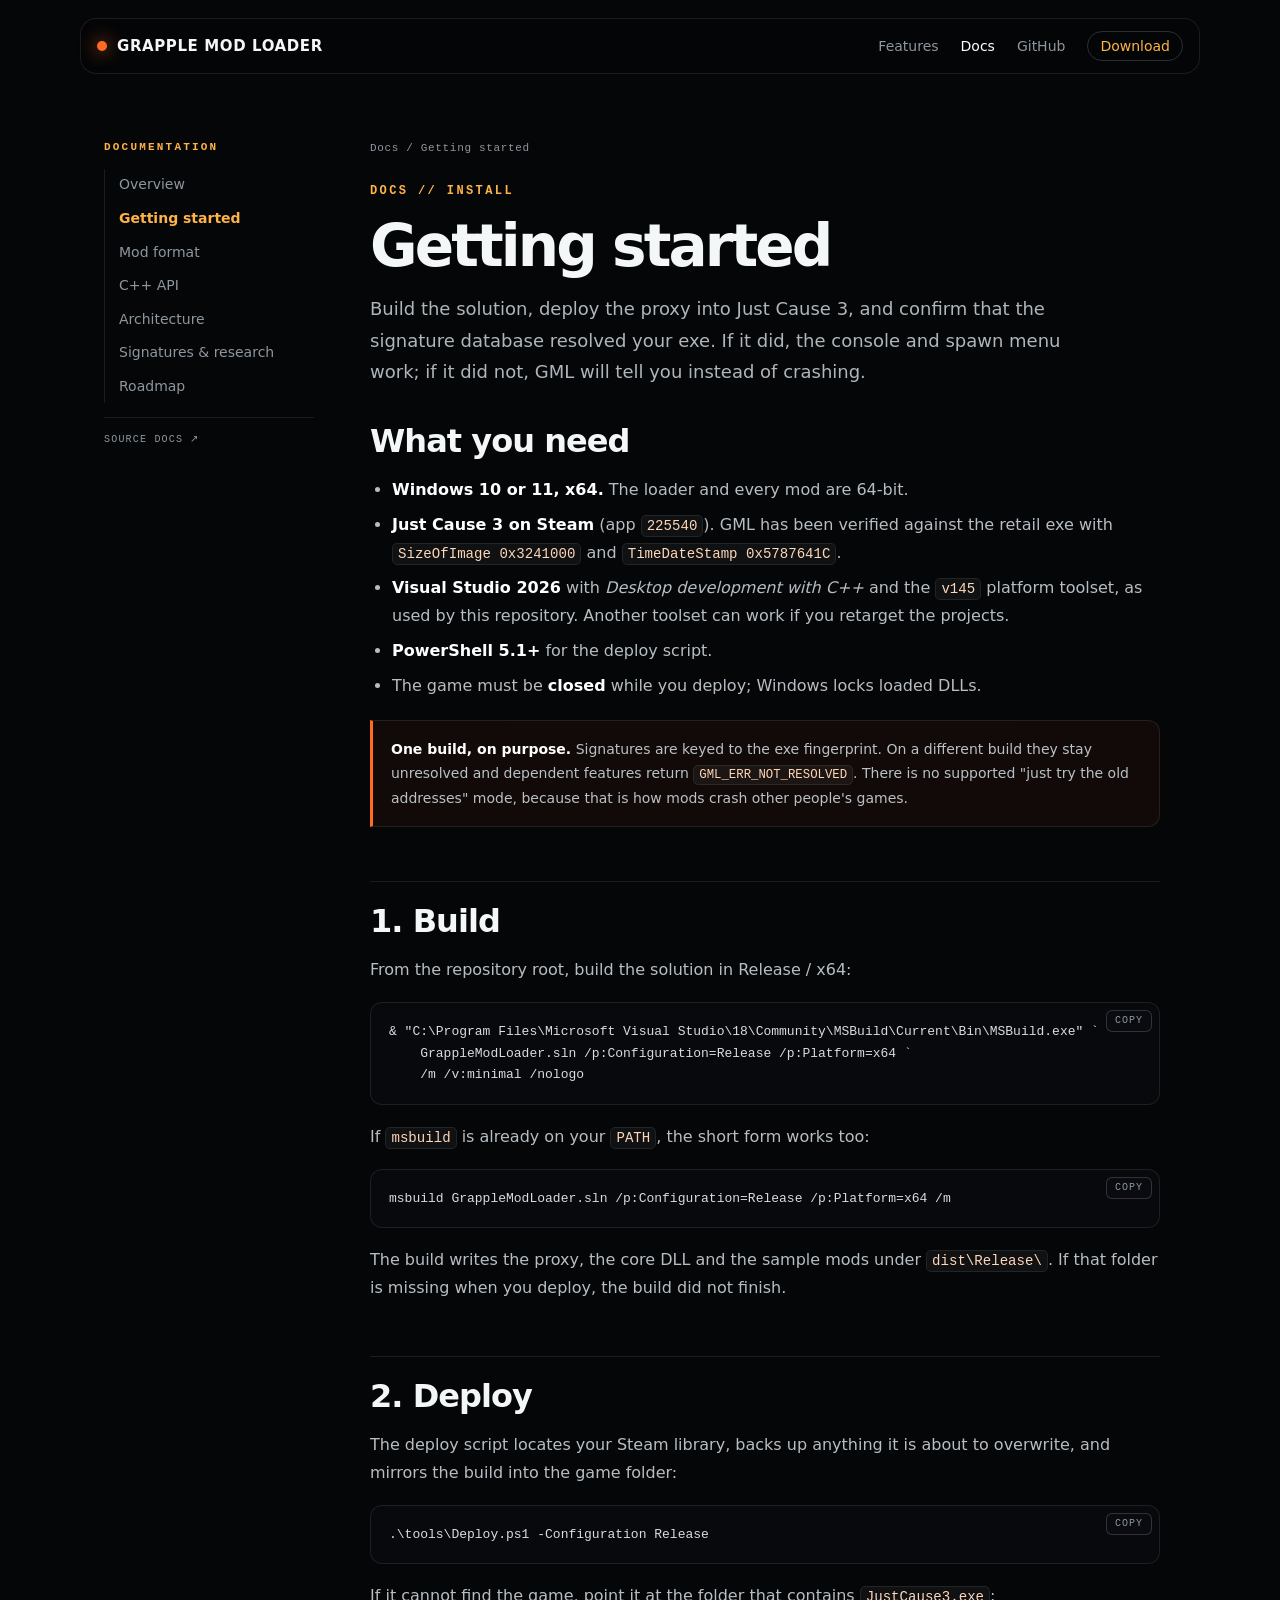
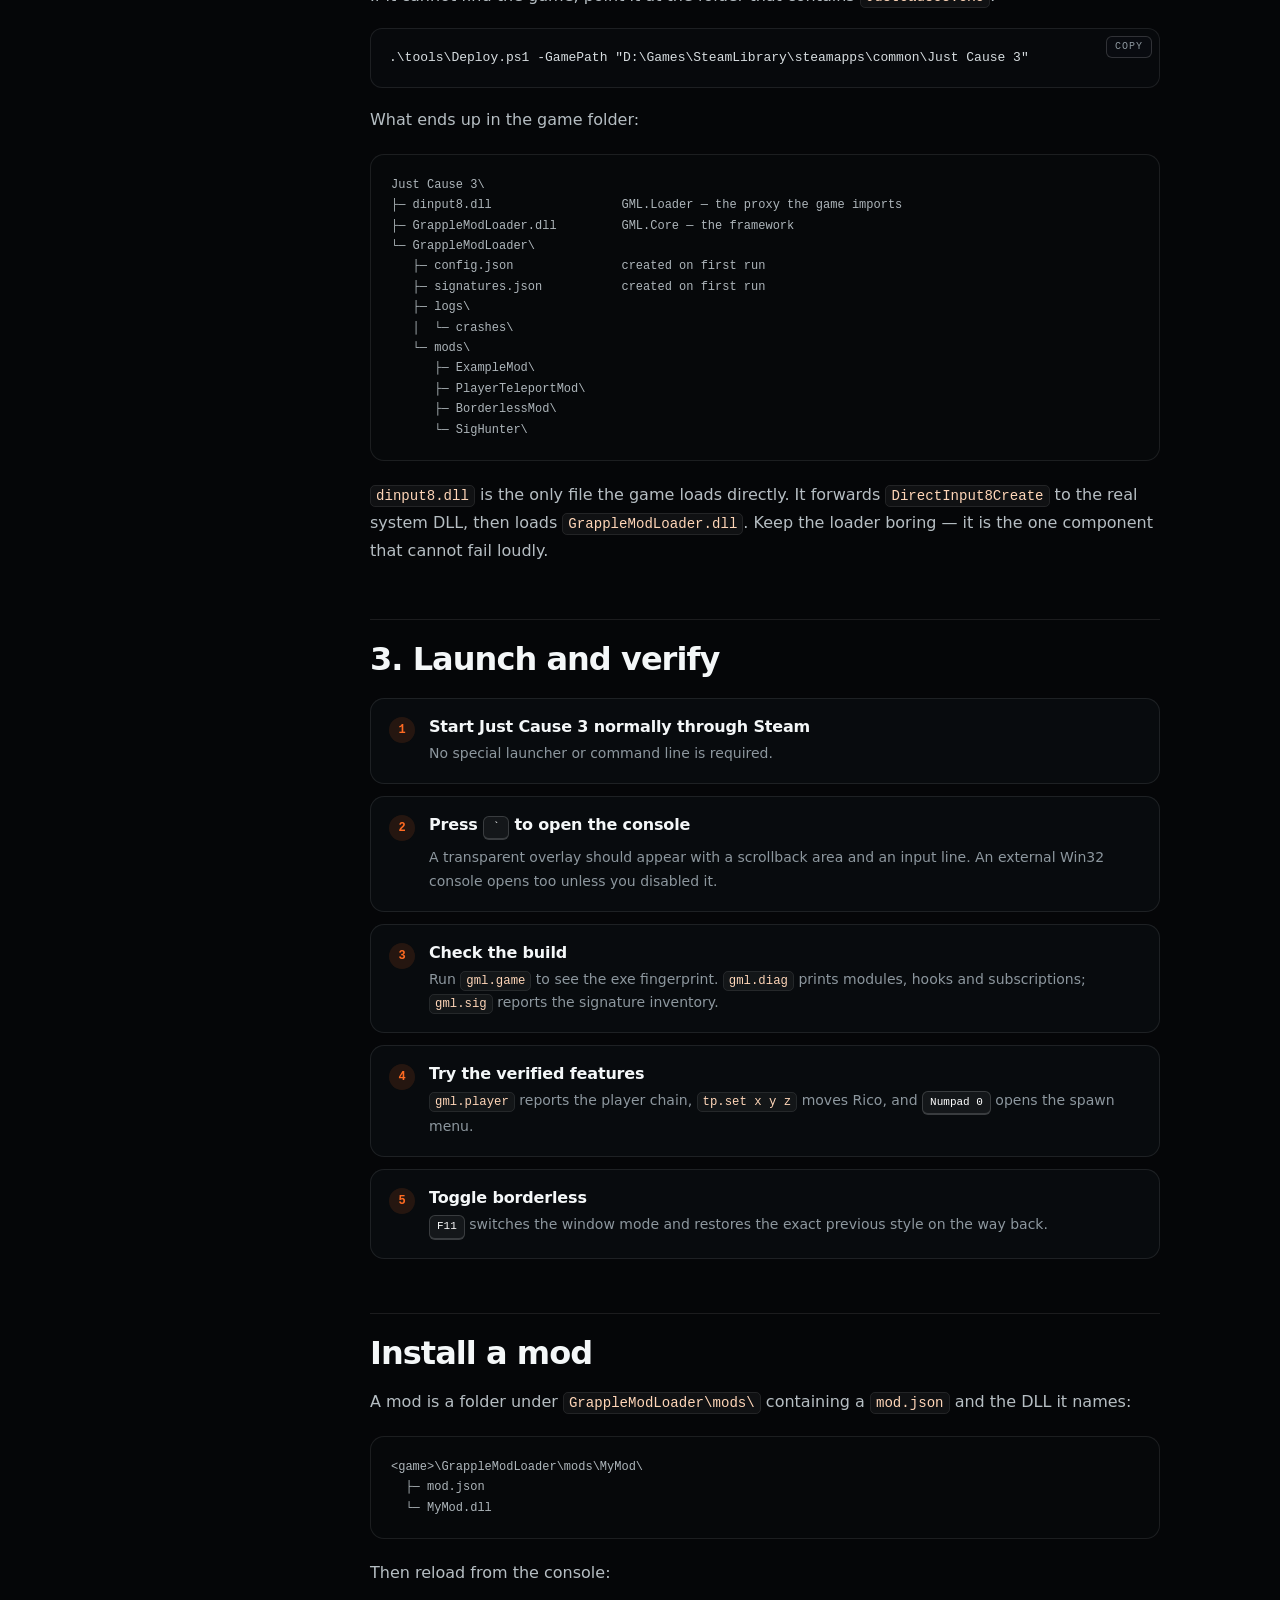
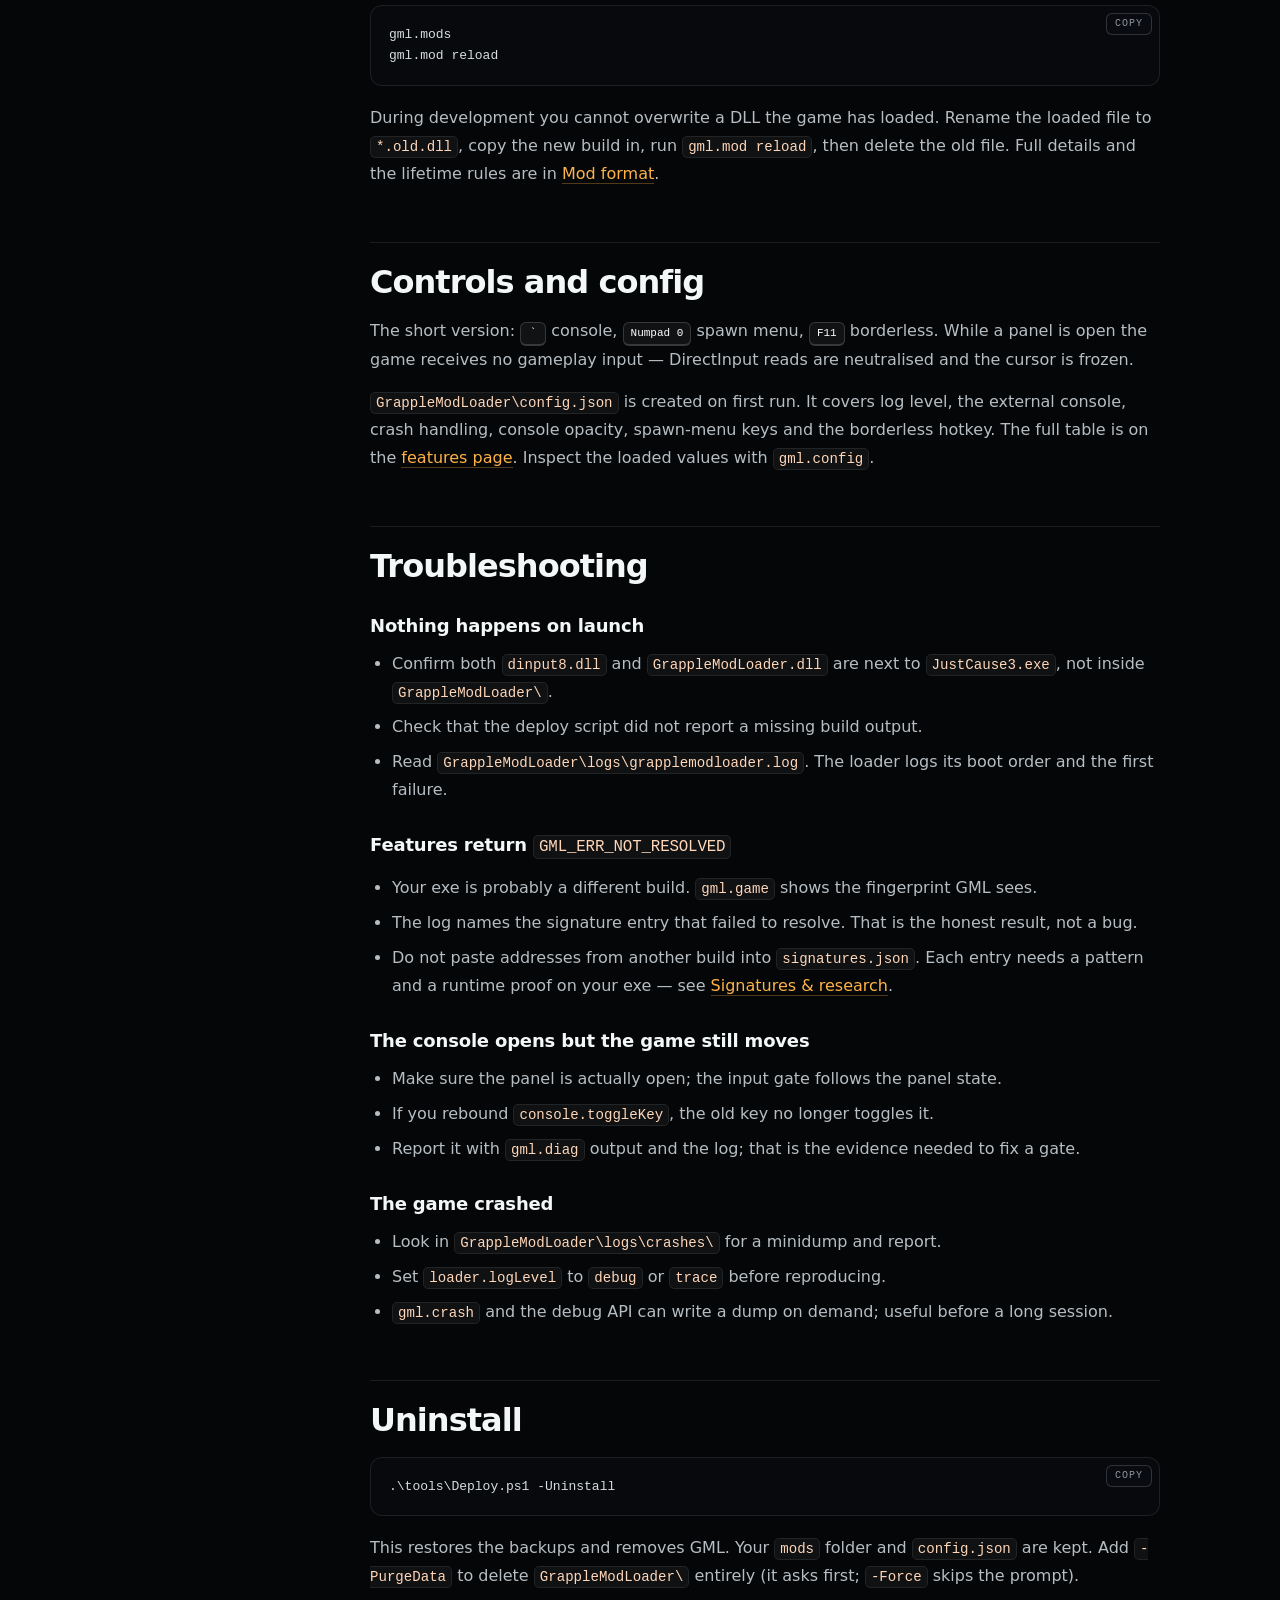
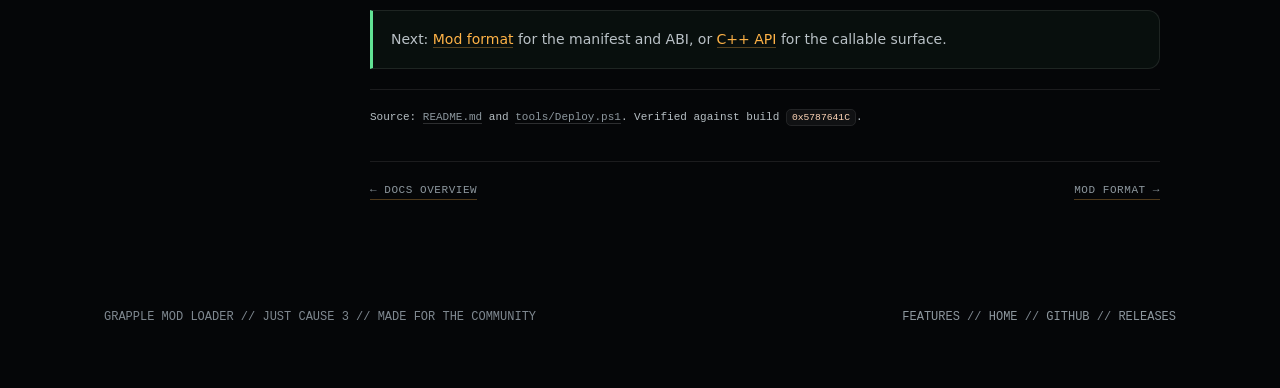
<file: docs/getting-started.html>
<!DOCTYPE html>
<html lang="en">
<head>
<meta charset="utf-8">
<meta name="viewport" content="width=device-width, initial-scale=1">
<title>Getting started — Grapple Mod Loader</title>
<meta name="description" content="Build Grapple Mod Loader, deploy it into Just Cause 3, verify signatures, install a mod, and troubleshoot an unresolved game build.">
<meta name="theme-color" content="#050608">
<meta name="color-scheme" content="dark">
<meta property="og:type" content="article">
<meta property="og:site_name" content="Grapple Mod Loader">
<meta property="og:title" content="Getting started — Grapple Mod Loader">
<meta property="og:description" content="From a clean checkout to the in-game console and spawn menu.">
<meta name="twitter:card" content="summary">
<link rel="icon" href="../assets/favicon.svg" type="image/svg+xml">
<link rel="stylesheet" href="../assets/site.css">
<script src="../assets/site.js" defer></script>
</head>
<body id="top">
<a class="skip" href="#main">Skip to content</a>

<nav class="primary" aria-label="Primary">
  <a class="brand" href="../index.html"><i class="dot" aria-hidden="true"></i> GRAPPLE MOD LOADER</a>
  <div class="links">
    <a href="../features.html">Features</a>
    <a href="index.html" aria-current="page">Docs</a>
    <a href="https://github.com/FrostiestCode/GrappleModLoader" target="_blank" rel="noopener noreferrer">GitHub</a>
    <a class="nav-dl" href="../index.html#download">Download</a>
  </div>
</nav>

<main id="main" class="docs-shell">
  <aside class="docs-sidebar">
    <p class="docs-label">DOCUMENTATION</p>
    <nav class="docs-nav" aria-label="Documentation">
      <a href="index.html">Overview</a>
      <a href="getting-started.html" aria-current="page">Getting started</a>
      <a href="mod-format.html">Mod format</a>
      <a href="api.html">C++ API</a>
      <a href="architecture.html">Architecture</a>
      <a href="research.html">Signatures &amp; research</a>
      <a href="roadmap.html">Roadmap</a>
    </nav>
    <a class="docs-source" href="https://github.com/FrostiestCode/GrappleModLoader/tree/main/docs">SOURCE DOCS ↗</a>
  </aside>

  <article class="docs-content">
    <p class="crumbs"><a href="index.html">Docs</a> / Getting started</p>
    <p class="eyebrow">DOCS // INSTALL</p>
    <h1>Getting started</h1>
    <p class="lead">
      Build the solution, deploy the proxy into Just Cause 3, and confirm that the signature
      database resolved your exe. If it did, the console and spawn menu work; if it did not,
      GML will tell you instead of crashing.
    </p>

    <div class="prose">
      <h2 id="requirements">What you need</h2>
      <ul>
        <li><strong>Windows 10 or 11, x64.</strong> The loader and every mod are 64-bit.</li>
        <li><strong>Just Cause 3 on Steam</strong> (app <code>225540</code>). GML has been verified against the retail exe with <code>SizeOfImage 0x3241000</code> and <code>TimeDateStamp 0x5787641C</code>.</li>
        <li><strong>Visual Studio 2026</strong> with <em>Desktop development with C++</em> and the <code>v145</code> platform toolset, as used by this repository. Another toolset can work if you retarget the projects.</li>
        <li><strong>PowerShell 5.1+</strong> for the deploy script.</li>
        <li>The game must be <strong>closed</strong> while you deploy; Windows locks loaded DLLs.</li>
      </ul>
      <div class="note warn">
        <p>
          <strong>One build, on purpose.</strong> Signatures are keyed to the exe fingerprint. On a
          different build they stay unresolved and dependent features return
          <code>GML_ERR_NOT_RESOLVED</code>. There is no supported "just try the old addresses"
          mode, because that is how mods crash other people's games.
        </p>
      </div>

      <h2 id="build">1. Build</h2>
      <p>From the repository root, build the solution in Release / x64:</p>
      <pre><code>&amp; "C:\Program Files\Microsoft Visual Studio\18\Community\MSBuild\Current\Bin\MSBuild.exe" `
    GrappleModLoader.sln /p:Configuration=Release /p:Platform=x64 `
    /m /v:minimal /nologo</code></pre>
      <p>
        If <code>msbuild</code> is already on your <code>PATH</code>, the short form works too:
      </p>
      <pre><code>msbuild GrappleModLoader.sln /p:Configuration=Release /p:Platform=x64 /m</code></pre>
      <p>
        The build writes the proxy, the core DLL and the sample mods under
        <code>dist\Release\</code>. If that folder is missing when you deploy, the build did not
        finish.
      </p>

      <h2 id="deploy">2. Deploy</h2>
      <p>
        The deploy script locates your Steam library, backs up anything it is about to overwrite,
        and mirrors the build into the game folder:
      </p>
      <pre><code>.\tools\Deploy.ps1 -Configuration Release</code></pre>
      <p>If it cannot find the game, point it at the folder that contains <code>JustCause3.exe</code>:</p>
      <pre><code>.\tools\Deploy.ps1 -GamePath "D:\Games\SteamLibrary\steamapps\common\Just Cause 3"</code></pre>
      <p>What ends up in the game folder:</p>
      <div class="diagram">Just Cause 3\
├─ dinput8.dll                  GML.Loader — the proxy the game imports
├─ GrappleModLoader.dll         GML.Core — the framework
└─ GrappleModLoader\
   ├─ config.json               created on first run
   ├─ signatures.json           created on first run
   ├─ logs\
   │  └─ crashes\
   └─ mods\
      ├─ ExampleMod\
      ├─ PlayerTeleportMod\
      ├─ BorderlessMod\
      └─ SigHunter\</div>
      <p>
        <code>dinput8.dll</code> is the only file the game loads directly. It forwards
        <code>DirectInput8Create</code> to the real system DLL, then loads
        <code>GrappleModLoader.dll</code>. Keep the loader boring — it is the one component that
        cannot fail loudly.
      </p>

      <h2 id="launch">3. Launch and verify</h2>
      <div class="steps">
        <div class="step">
          <h3>Start Just Cause 3 normally through Steam</h3>
          <p>No special launcher or command line is required.</p>
        </div>
        <div class="step">
          <h3>Press <span class="kbd">`</span> to open the console</h3>
          <p>A transparent overlay should appear with a scrollback area and an input line. An external Win32 console opens too unless you disabled it.</p>
        </div>
        <div class="step">
          <h3>Check the build</h3>
          <p>Run <code>gml.game</code> to see the exe fingerprint. <code>gml.diag</code> prints modules, hooks and subscriptions; <code>gml.sig</code> reports the signature inventory.</p>
        </div>
        <div class="step">
          <h3>Try the verified features</h3>
          <p><code>gml.player</code> reports the player chain, <code>tp.set x y z</code> moves Rico, and <span class="kbd">Numpad 0</span> opens the spawn menu.</p>
        </div>
        <div class="step">
          <h3>Toggle borderless</h3>
          <p><span class="kbd">F11</span> switches the window mode and restores the exact previous style on the way back.</p>
        </div>
      </div>

      <h2 id="install-a-mod">Install a mod</h2>
      <p>
        A mod is a folder under <code>GrappleModLoader\mods\</code> containing a
        <code>mod.json</code> and the DLL it names:
      </p>
      <div class="diagram">&lt;game&gt;\GrappleModLoader\mods\MyMod\
  ├─ mod.json
  └─ MyMod.dll</div>
      <p>Then reload from the console:</p>
      <pre><code>gml.mods
gml.mod reload</code></pre>
      <p>
        During development you cannot overwrite a DLL the game has loaded. Rename the loaded file
        to <code>*.old.dll</code>, copy the new build in, run <code>gml.mod reload</code>, then
        delete the old file. Full details and the lifetime rules are in
        <a href="mod-format.html">Mod format</a>.
      </p>

      <h2 id="controls">Controls and config</h2>
      <p>
        The short version: <span class="kbd">`</span> console, <span class="kbd">Numpad 0</span>
        spawn menu, <span class="kbd">F11</span> borderless. While a panel is open the game
        receives no gameplay input — DirectInput reads are neutralised and the cursor is frozen.
      </p>
      <p>
        <code>GrappleModLoader\config.json</code> is created on first run. It covers log level,
        the external console, crash handling, console opacity, spawn-menu keys and the borderless
        hotkey. The full table is on the <a href="../features.html#config">features page</a>.
        Inspect the loaded values with <code>gml.config</code>.
      </p>

      <h2 id="troubleshooting">Troubleshooting</h2>
      <h3>Nothing happens on launch</h3>
      <ul>
        <li>Confirm both <code>dinput8.dll</code> and <code>GrappleModLoader.dll</code> are next to <code>JustCause3.exe</code>, not inside <code>GrappleModLoader\</code>.</li>
        <li>Check that the deploy script did not report a missing build output.</li>
        <li>Read <code>GrappleModLoader\logs\grapplemodloader.log</code>. The loader logs its boot order and the first failure.</li>
      </ul>

      <h3>Features return <code>GML_ERR_NOT_RESOLVED</code></h3>
      <ul>
        <li>Your exe is probably a different build. <code>gml.game</code> shows the fingerprint GML sees.</li>
        <li>The log names the signature entry that failed to resolve. That is the honest result, not a bug.</li>
        <li>Do not paste addresses from another build into <code>signatures.json</code>. Each entry needs a pattern and a runtime proof on your exe — see <a href="research.html">Signatures &amp; research</a>.</li>
      </ul>

      <h3>The console opens but the game still moves</h3>
      <ul>
        <li>Make sure the panel is actually open; the input gate follows the panel state.</li>
        <li>If you rebound <code>console.toggleKey</code>, the old key no longer toggles it.</li>
        <li>Report it with <code>gml.diag</code> output and the log; that is the evidence needed to fix a gate.</li>
      </ul>

      <h3>The game crashed</h3>
      <ul>
        <li>Look in <code>GrappleModLoader\logs\crashes\</code> for a minidump and report.</li>
        <li>Set <code>loader.logLevel</code> to <code>debug</code> or <code>trace</code> before reproducing.</li>
        <li><code>gml.crash</code> and the debug API can write a dump on demand; useful before a long session.</li>
      </ul>

      <h2 id="uninstall">Uninstall</h2>
      <pre><code>.\tools\Deploy.ps1 -Uninstall</code></pre>
      <p>
        This restores the backups and removes GML. Your <code>mods</code> folder and
        <code>config.json</code> are kept. Add <code>-PurgeData</code> to delete
        <code>GrappleModLoader\</code> entirely (it asks first; <code>-Force</code> skips the
        prompt).
      </p>

      <div class="note ok">
        <p>
          Next: <a href="mod-format.html">Mod format</a> for the manifest and ABI, or
          <a href="api.html">C++ API</a> for the callable surface.
        </p>
      </div>

      <p class="doc-meta">
        Source: <a href="https://github.com/FrostiestCode/GrappleModLoader/blob/main/README.md">README.md</a>
        and <a href="https://github.com/FrostiestCode/GrappleModLoader/blob/main/tools/Deploy.ps1">tools/Deploy.ps1</a>.
        Verified against build <code>0x5787641C</code>.
      </p>

      <div class="pager">
        <a href="index.html">← DOCS OVERVIEW</a>
        <a class="next" href="mod-format.html">MOD FORMAT →</a>
      </div>
    </div>
  </article>
</main>

<footer>
  <span>GRAPPLE MOD LOADER // JUST CAUSE 3 // MADE FOR THE COMMUNITY</span>
  <span>
    <a href="../features.html">FEATURES</a> //
    <a href="../index.html">HOME</a> //
    <a href="https://github.com/FrostiestCode/GrappleModLoader" target="_blank" rel="noopener noreferrer">GITHUB</a> //
    <a href="https://github.com/FrostiestCode/GrappleModLoader/releases" target="_blank" rel="noopener noreferrer">RELEASES</a>
  </span>
</footer>
</body>
</html>
</file>
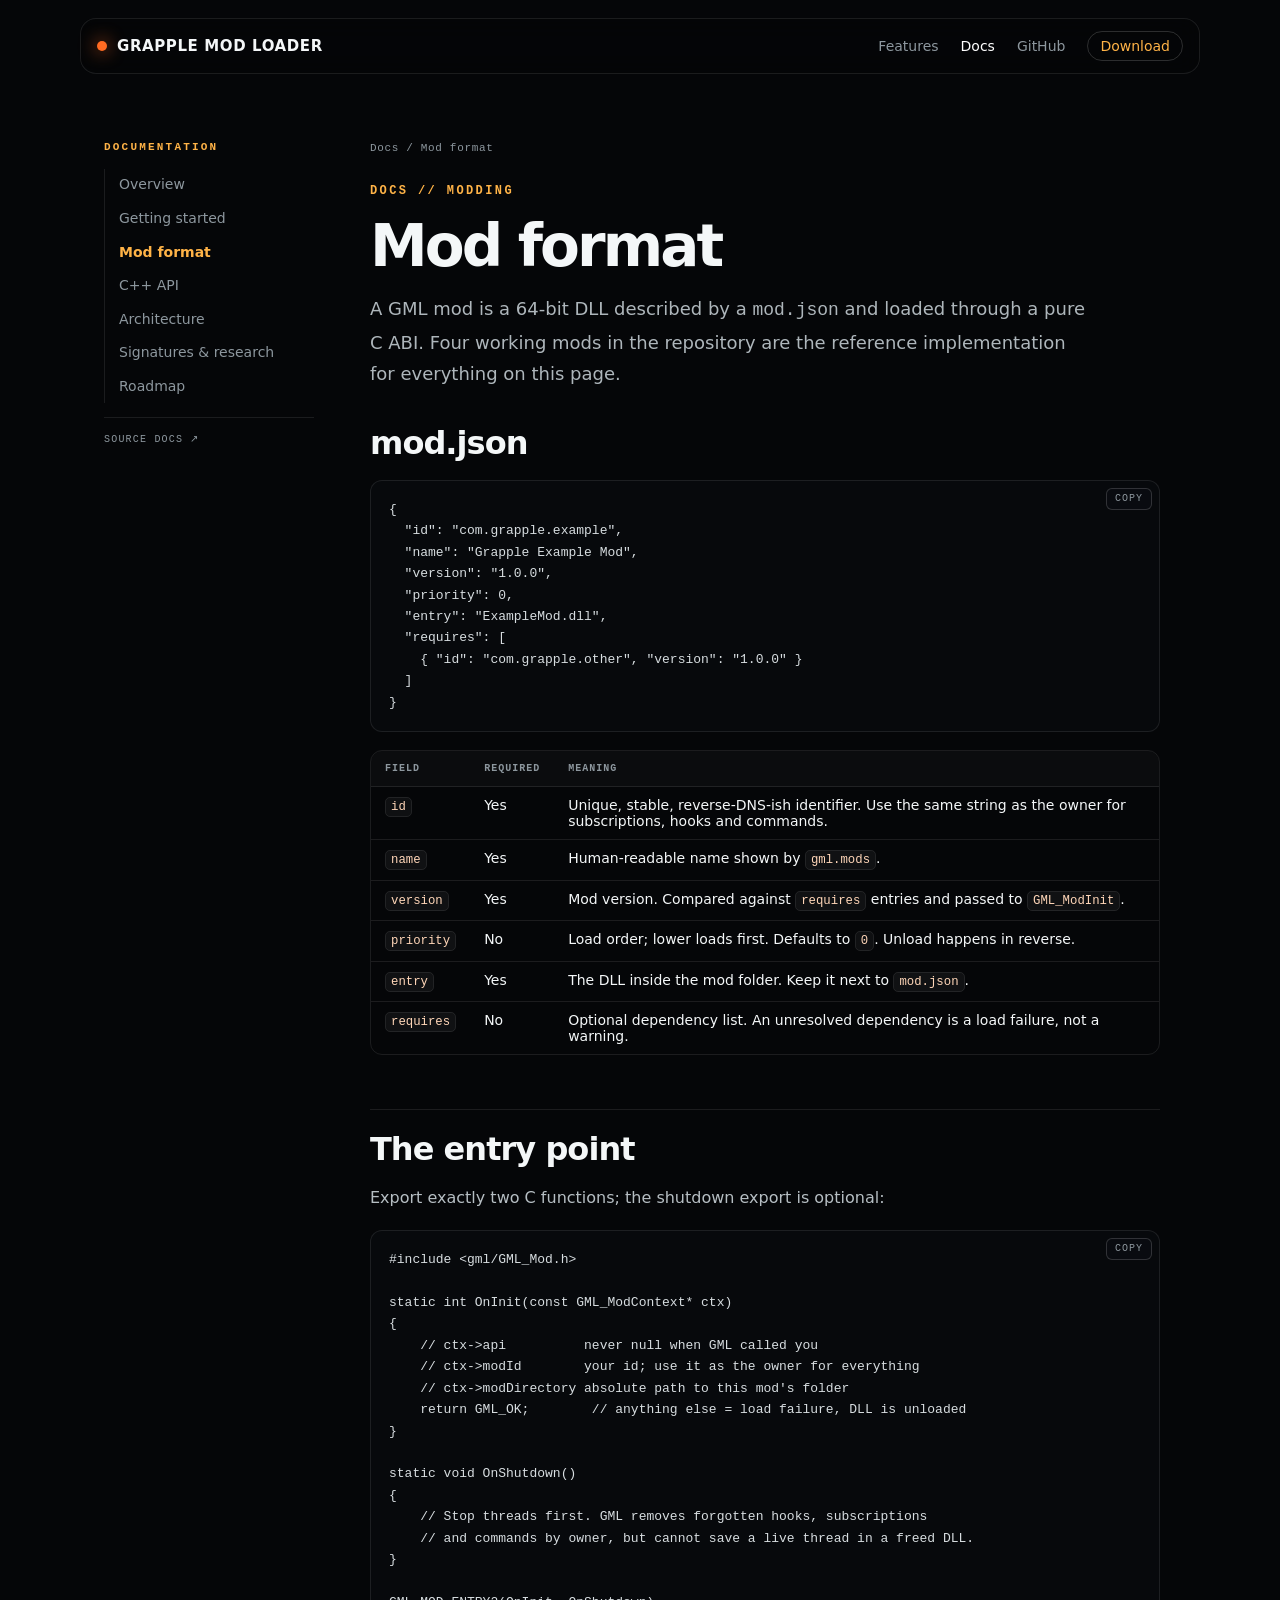
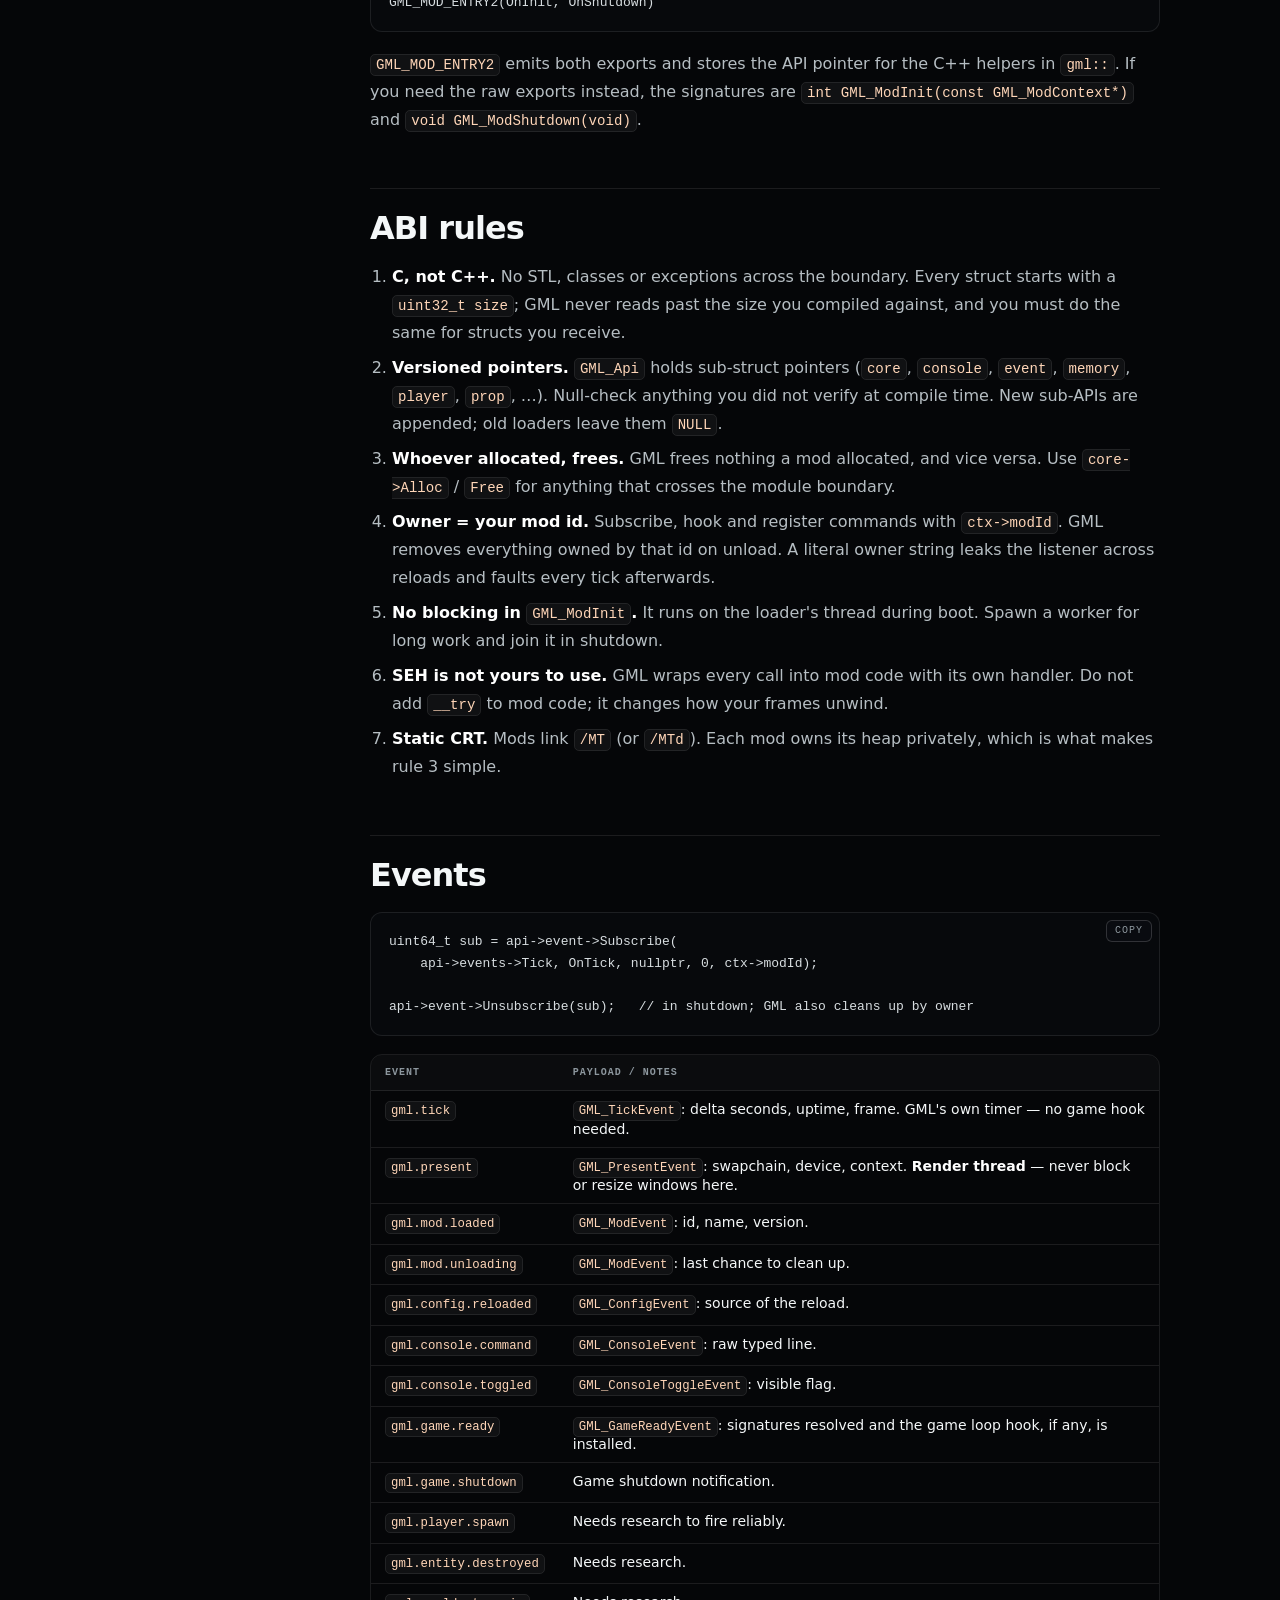
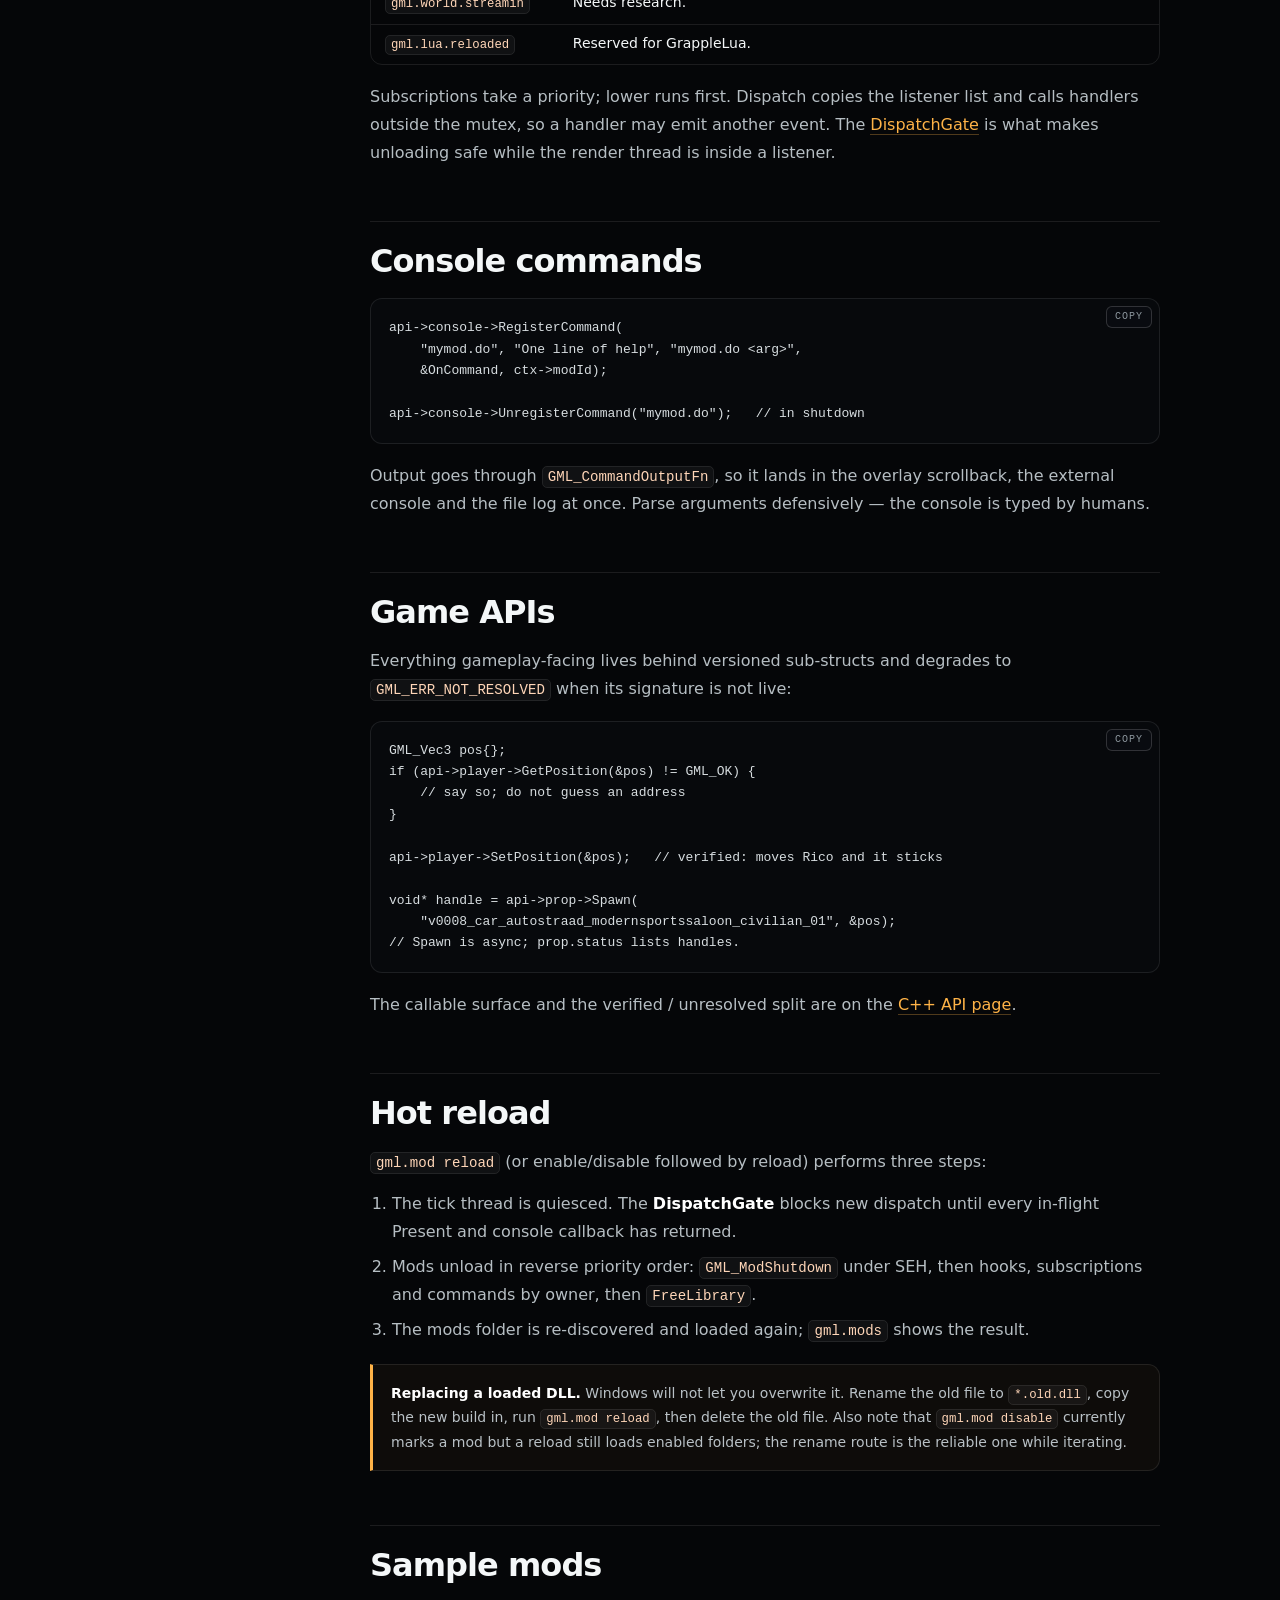
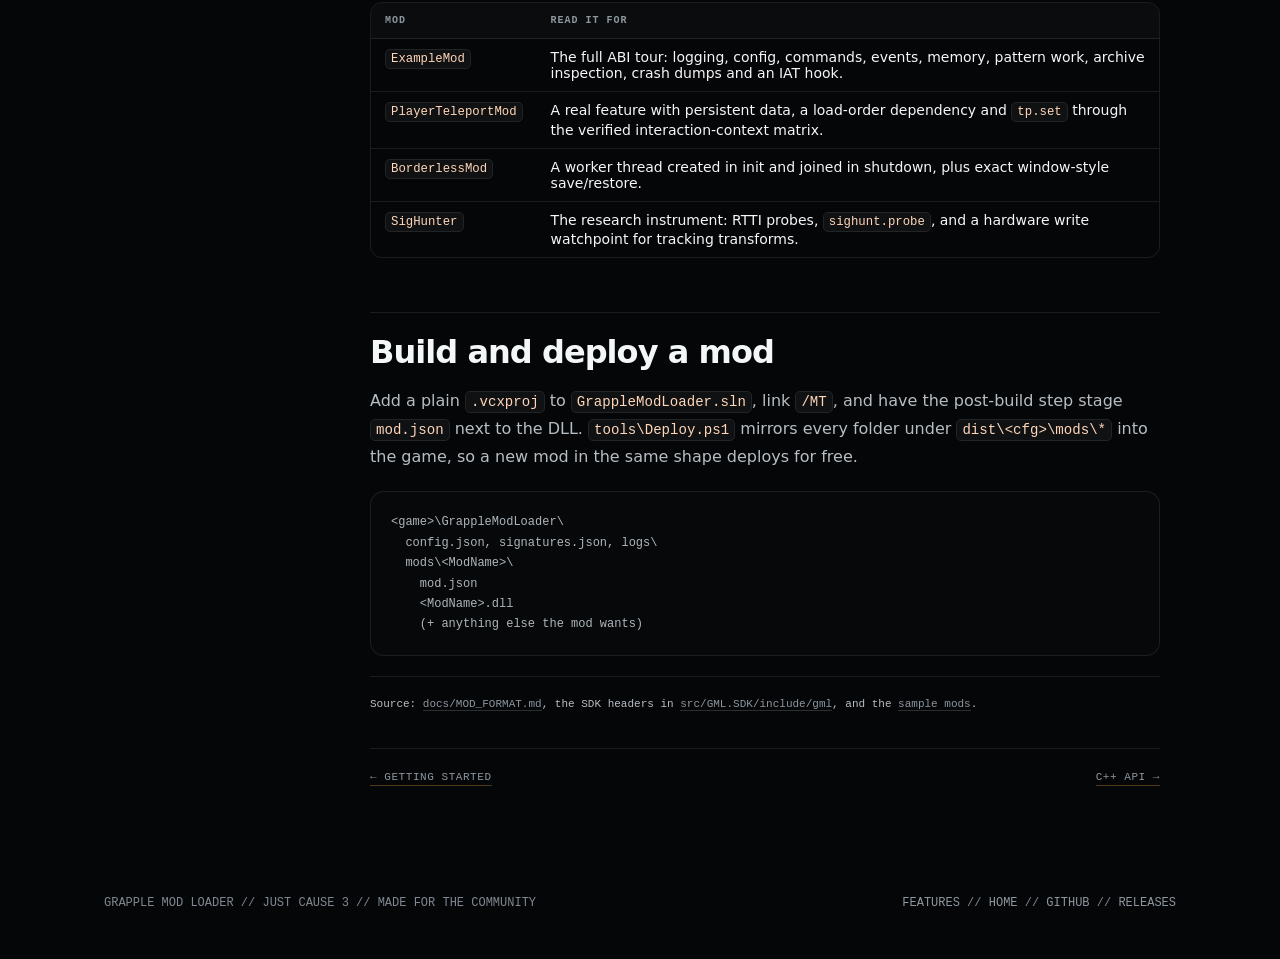
<file: docs/mod-format.html>
<!DOCTYPE html>
<html lang="en">
<head>
<meta charset="utf-8">
<meta name="viewport" content="width=device-width, initial-scale=1">
<title>Mod format — Grapple Mod Loader</title>
<meta name="description" content="How a Grapple Mod Loader mod is described and loaded: mod.json, the GML_ModInit entry point, C ABI rules, events, console commands and hot reload.">
<meta name="theme-color" content="#050608">
<meta name="color-scheme" content="dark">
<meta property="og:type" content="article">
<meta property="og:site_name" content="Grapple Mod Loader">
<meta property="og:title" content="Mod format — Grapple Mod Loader">
<meta property="og:description" content="Manifest, entry points, ABI rules, events and the hot-reload lifecycle.">
<meta name="twitter:card" content="summary">
<link rel="icon" href="../assets/favicon.svg" type="image/svg+xml">
<link rel="stylesheet" href="../assets/site.css">
<script src="../assets/site.js" defer></script>
</head>
<body id="top">
<a class="skip" href="#main">Skip to content</a>

<nav class="primary" aria-label="Primary">
  <a class="brand" href="../index.html"><i class="dot" aria-hidden="true"></i> GRAPPLE MOD LOADER</a>
  <div class="links">
    <a href="../features.html">Features</a>
    <a href="index.html" aria-current="page">Docs</a>
    <a href="https://github.com/FrostiestCode/GrappleModLoader" target="_blank" rel="noopener noreferrer">GitHub</a>
    <a class="nav-dl" href="../index.html#download">Download</a>
  </div>
</nav>

<main id="main" class="docs-shell">
  <aside class="docs-sidebar">
    <p class="docs-label">DOCUMENTATION</p>
    <nav class="docs-nav" aria-label="Documentation">
      <a href="index.html">Overview</a>
      <a href="getting-started.html">Getting started</a>
      <a href="mod-format.html" aria-current="page">Mod format</a>
      <a href="api.html">C++ API</a>
      <a href="architecture.html">Architecture</a>
      <a href="research.html">Signatures &amp; research</a>
      <a href="roadmap.html">Roadmap</a>
    </nav>
    <a class="docs-source" href="https://github.com/FrostiestCode/GrappleModLoader/tree/main/docs">SOURCE DOCS ↗</a>
  </aside>

  <article class="docs-content">
    <p class="crumbs"><a href="index.html">Docs</a> / Mod format</p>
    <p class="eyebrow">DOCS // MODDING</p>
    <h1>Mod format</h1>
    <p class="lead">
      A GML mod is a 64-bit DLL described by a <code>mod.json</code> and loaded through a pure C
      ABI. Four working mods in the repository are the reference implementation for everything
      on this page.
    </p>

    <div class="prose">
      <h2 id="manifest">mod.json</h2>
      <pre><code>{
  "id": "com.grapple.example",
  "name": "Grapple Example Mod",
  "version": "1.0.0",
  "priority": 0,
  "entry": "ExampleMod.dll",
  "requires": [
    { "id": "com.grapple.other", "version": "1.0.0" }
  ]
}</code></pre>
      <div class="table-wrap">
        <table>
          <thead>
            <tr><th scope="col">Field</th><th scope="col">Required</th><th scope="col">Meaning</th></tr>
          </thead>
          <tbody>
            <tr><td><code>id</code></td><td>Yes</td><td>Unique, stable, reverse-DNS-ish identifier. Use the same string as the owner for subscriptions, hooks and commands.</td></tr>
            <tr><td><code>name</code></td><td>Yes</td><td>Human-readable name shown by <code>gml.mods</code>.</td></tr>
            <tr><td><code>version</code></td><td>Yes</td><td>Mod version. Compared against <code>requires</code> entries and passed to <code>GML_ModInit</code>.</td></tr>
            <tr><td><code>priority</code></td><td>No</td><td>Load order; lower loads first. Defaults to <code>0</code>. Unload happens in reverse.</td></tr>
            <tr><td><code>entry</code></td><td>Yes</td><td>The DLL inside the mod folder. Keep it next to <code>mod.json</code>.</td></tr>
            <tr><td><code>requires</code></td><td>No</td><td>Optional dependency list. An unresolved dependency is a load failure, not a warning.</td></tr>
          </tbody>
        </table>
      </div>

      <h2 id="entry">The entry point</h2>
      <p>Export exactly two C functions; the shutdown export is optional:</p>
      <pre><code>#include &lt;gml/GML_Mod.h&gt;

static int OnInit(const GML_ModContext* ctx)
{
    // ctx-&gt;api          never null when GML called you
    // ctx-&gt;modId        your id; use it as the owner for everything
    // ctx-&gt;modDirectory absolute path to this mod's folder
    return GML_OK;        // anything else = load failure, DLL is unloaded
}

static void OnShutdown()
{
    // Stop threads first. GML removes forgotten hooks, subscriptions
    // and commands by owner, but cannot save a live thread in a freed DLL.
}

GML_MOD_ENTRY2(OnInit, OnShutdown)</code></pre>
      <p>
        <code>GML_MOD_ENTRY2</code> emits both exports and stores the API pointer for the C++
        helpers in <code>gml::</code>. If you need the raw exports instead, the signatures are
        <code>int GML_ModInit(const GML_ModContext*)</code> and
        <code>void GML_ModShutdown(void)</code>.
      </p>

      <h2 id="abi">ABI rules</h2>
      <ol>
        <li><strong>C, not C++.</strong> No STL, classes or exceptions across the boundary. Every struct starts with a <code>uint32_t size</code>; GML never reads past the size you compiled against, and you must do the same for structs you receive.</li>
        <li><strong>Versioned pointers.</strong> <code>GML_Api</code> holds sub-struct pointers (<code>core</code>, <code>console</code>, <code>event</code>, <code>memory</code>, <code>player</code>, <code>prop</code>, …). Null-check anything you did not verify at compile time. New sub-APIs are appended; old loaders leave them <code>NULL</code>.</li>
        <li><strong>Whoever allocated, frees.</strong> GML frees nothing a mod allocated, and vice versa. Use <code>core-&gt;Alloc</code> / <code>Free</code> for anything that crosses the module boundary.</li>
        <li><strong>Owner = your mod id.</strong> Subscribe, hook and register commands with <code>ctx-&gt;modId</code>. GML removes everything owned by that id on unload. A literal owner string leaks the listener across reloads and faults every tick afterwards.</li>
        <li><strong>No blocking in <code>GML_ModInit</code>.</strong> It runs on the loader's thread during boot. Spawn a worker for long work and join it in shutdown.</li>
        <li><strong>SEH is not yours to use.</strong> GML wraps every call into mod code with its own handler. Do not add <code>__try</code> to mod code; it changes how your frames unwind.</li>
        <li><strong>Static CRT.</strong> Mods link <code>/MT</code> (or <code>/MTd</code>). Each mod owns its heap privately, which is what makes rule 3 simple.</li>
      </ol>

      <h2 id="events">Events</h2>
      <pre><code>uint64_t sub = api-&gt;event-&gt;Subscribe(
    api-&gt;events-&gt;Tick, OnTick, nullptr, 0, ctx-&gt;modId);

api-&gt;event-&gt;Unsubscribe(sub);   // in shutdown; GML also cleans up by owner</code></pre>
      <div class="table-wrap">
        <table>
          <thead>
            <tr><th scope="col">Event</th><th scope="col">Payload / notes</th></tr>
          </thead>
          <tbody>
            <tr><td><code>gml.tick</code></td><td><code>GML_TickEvent</code>: delta seconds, uptime, frame. GML's own timer — no game hook needed.</td></tr>
            <tr><td><code>gml.present</code></td><td><code>GML_PresentEvent</code>: swapchain, device, context. <strong>Render thread</strong> — never block or resize windows here.</td></tr>
            <tr><td><code>gml.mod.loaded</code></td><td><code>GML_ModEvent</code>: id, name, version.</td></tr>
            <tr><td><code>gml.mod.unloading</code></td><td><code>GML_ModEvent</code>: last chance to clean up.</td></tr>
            <tr><td><code>gml.config.reloaded</code></td><td><code>GML_ConfigEvent</code>: source of the reload.</td></tr>
            <tr><td><code>gml.console.command</code></td><td><code>GML_ConsoleEvent</code>: raw typed line.</td></tr>
            <tr><td><code>gml.console.toggled</code></td><td><code>GML_ConsoleToggleEvent</code>: visible flag.</td></tr>
            <tr><td><code>gml.game.ready</code></td><td><code>GML_GameReadyEvent</code>: signatures resolved and the game loop hook, if any, is installed.</td></tr>
            <tr><td><code>gml.game.shutdown</code></td><td>Game shutdown notification.</td></tr>
            <tr><td><code>gml.player.spawn</code></td><td>Needs research to fire reliably.</td></tr>
            <tr><td><code>gml.entity.destroyed</code></td><td>Needs research.</td></tr>
            <tr><td><code>gml.world.streamin</code></td><td>Needs research.</td></tr>
            <tr><td><code>gml.lua.reloaded</code></td><td>Reserved for GrappleLua.</td></tr>
          </tbody>
        </table>
      </div>
      <p>
        Subscriptions take a priority; lower runs first. Dispatch copies the listener list and
        calls handlers outside the mutex, so a handler may emit another event. The
        <a href="architecture.html#dispatchgate">DispatchGate</a> is what makes unloading safe
        while the render thread is inside a listener.
      </p>

      <h2 id="commands">Console commands</h2>
      <pre><code>api-&gt;console-&gt;RegisterCommand(
    "mymod.do", "One line of help", "mymod.do &lt;arg&gt;",
    &amp;OnCommand, ctx-&gt;modId);

api-&gt;console-&gt;UnregisterCommand("mymod.do");   // in shutdown</code></pre>
      <p>
        Output goes through <code>GML_CommandOutputFn</code>, so it lands in the overlay
        scrollback, the external console and the file log at once. Parse arguments defensively —
        the console is typed by humans.
      </p>

      <h2 id="game-api">Game APIs</h2>
      <p>
        Everything gameplay-facing lives behind versioned sub-structs and degrades to
        <code>GML_ERR_NOT_RESOLVED</code> when its signature is not live:
      </p>
      <pre><code>GML_Vec3 pos{};
if (api-&gt;player-&gt;GetPosition(&amp;pos) != GML_OK) {
    // say so; do not guess an address
}

api-&gt;player-&gt;SetPosition(&amp;pos);   // verified: moves Rico and it sticks

void* handle = api-&gt;prop-&gt;Spawn(
    "v0008_car_autostraad_modernsportssaloon_civilian_01", &amp;pos);
// Spawn is async; prop.status lists handles.</code></pre>
      <p>
        The callable surface and the verified / unresolved split are on the
        <a href="api.html">C++ API page</a>.
      </p>

      <h2 id="hot-reload">Hot reload</h2>
      <p><code>gml.mod reload</code> (or enable/disable followed by reload) performs three steps:</p>
      <ol>
        <li>The tick thread is quiesced. The <strong>DispatchGate</strong> blocks new dispatch until every in-flight Present and console callback has returned.</li>
        <li>Mods unload in reverse priority order: <code>GML_ModShutdown</code> under SEH, then hooks, subscriptions and commands by owner, then <code>FreeLibrary</code>.</li>
        <li>The mods folder is re-discovered and loaded again; <code>gml.mods</code> shows the result.</li>
      </ol>
      <div class="note">
        <p>
          <strong>Replacing a loaded DLL.</strong> Windows will not let you overwrite it. Rename
          the old file to <code>*.old.dll</code>, copy the new build in, run
          <code>gml.mod reload</code>, then delete the old file. Also note that
          <code>gml.mod disable</code> currently marks a mod but a reload still loads enabled
          folders; the rename route is the reliable one while iterating.
        </p>
      </div>

      <h2 id="samples">Sample mods</h2>
      <div class="table-wrap">
        <table>
          <thead>
            <tr><th scope="col">Mod</th><th scope="col">Read it for</th></tr>
          </thead>
          <tbody>
            <tr><td><code>ExampleMod</code></td><td>The full ABI tour: logging, config, commands, events, memory, pattern work, archive inspection, crash dumps and an IAT hook.</td></tr>
            <tr><td><code>PlayerTeleportMod</code></td><td>A real feature with persistent data, a load-order dependency and <code>tp.set</code> through the verified interaction-context matrix.</td></tr>
            <tr><td><code>BorderlessMod</code></td><td>A worker thread created in init and joined in shutdown, plus exact window-style save/restore.</td></tr>
            <tr><td><code>SigHunter</code></td><td>The research instrument: RTTI probes, <code>sighunt.probe</code>, and a hardware write watchpoint for tracking transforms.</td></tr>
          </tbody>
        </table>
      </div>

      <h2 id="build">Build and deploy a mod</h2>
      <p>
        Add a plain <code>.vcxproj</code> to <code>GrappleModLoader.sln</code>, link
        <code>/MT</code>, and have the post-build step stage <code>mod.json</code> next to the
        DLL. <code>tools\Deploy.ps1</code> mirrors every folder under
        <code>dist\&lt;cfg&gt;\mods\*</code> into the game, so a new mod in the same shape
        deploys for free.
      </p>
      <div class="diagram">&lt;game&gt;\GrappleModLoader\
  config.json, signatures.json, logs\
  mods\&lt;ModName&gt;\
    mod.json
    &lt;ModName&gt;.dll
    (+ anything else the mod wants)</div>

      <p class="doc-meta">
        Source: <a href="https://github.com/FrostiestCode/GrappleModLoader/blob/main/docs/MOD_FORMAT.md">docs/MOD_FORMAT.md</a>,
        the SDK headers in <a href="https://github.com/FrostiestCode/GrappleModLoader/tree/main/src/GML.SDK/include/gml">src/GML.SDK/include/gml</a>,
        and the <a href="https://github.com/FrostiestCode/GrappleModLoader/tree/main/mods">sample mods</a>.
      </p>

      <div class="pager">
        <a href="getting-started.html">← GETTING STARTED</a>
        <a class="next" href="api.html">C++ API →</a>
      </div>
    </div>
  </article>
</main>

<footer>
  <span>GRAPPLE MOD LOADER // JUST CAUSE 3 // MADE FOR THE COMMUNITY</span>
  <span>
    <a href="../features.html">FEATURES</a> //
    <a href="../index.html">HOME</a> //
    <a href="https://github.com/FrostiestCode/GrappleModLoader" target="_blank" rel="noopener noreferrer">GITHUB</a> //
    <a href="https://github.com/FrostiestCode/GrappleModLoader/releases" target="_blank" rel="noopener noreferrer">RELEASES</a>
  </span>
</footer>
</body>
</html>
</file>
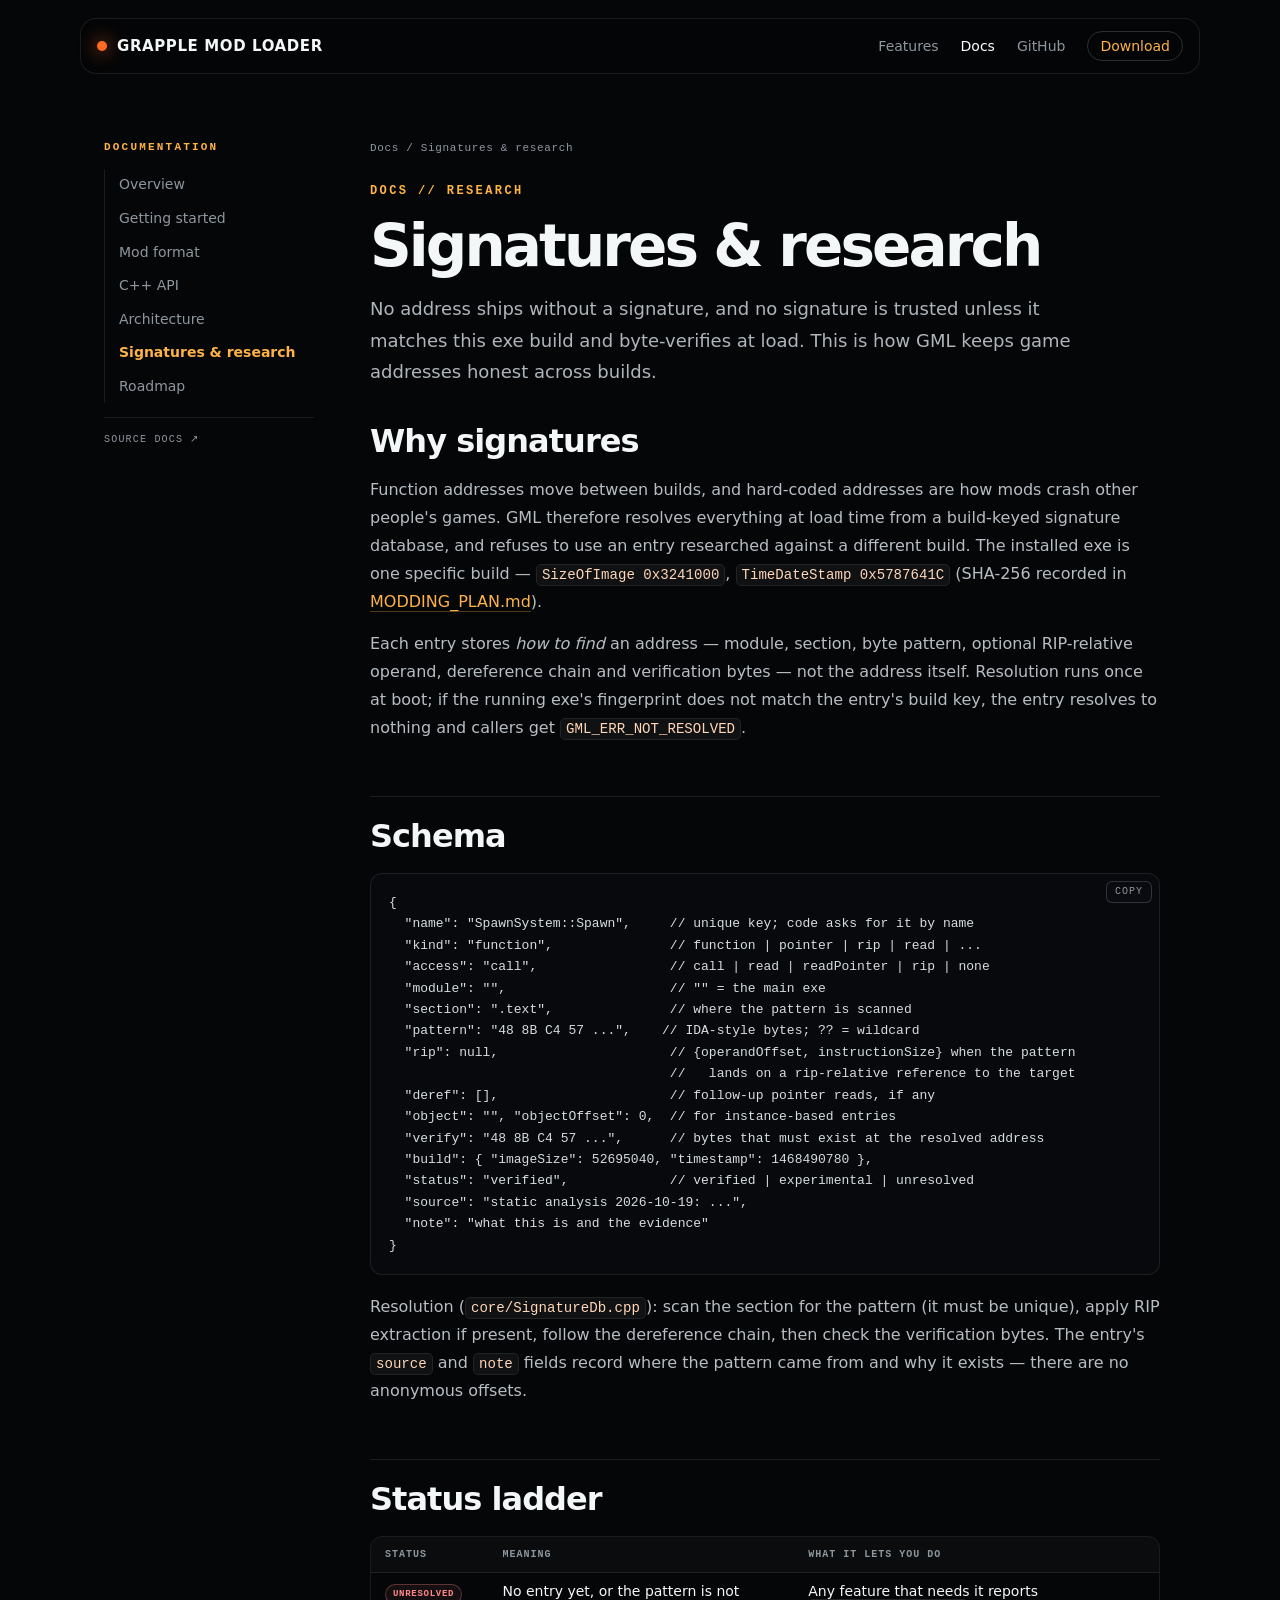
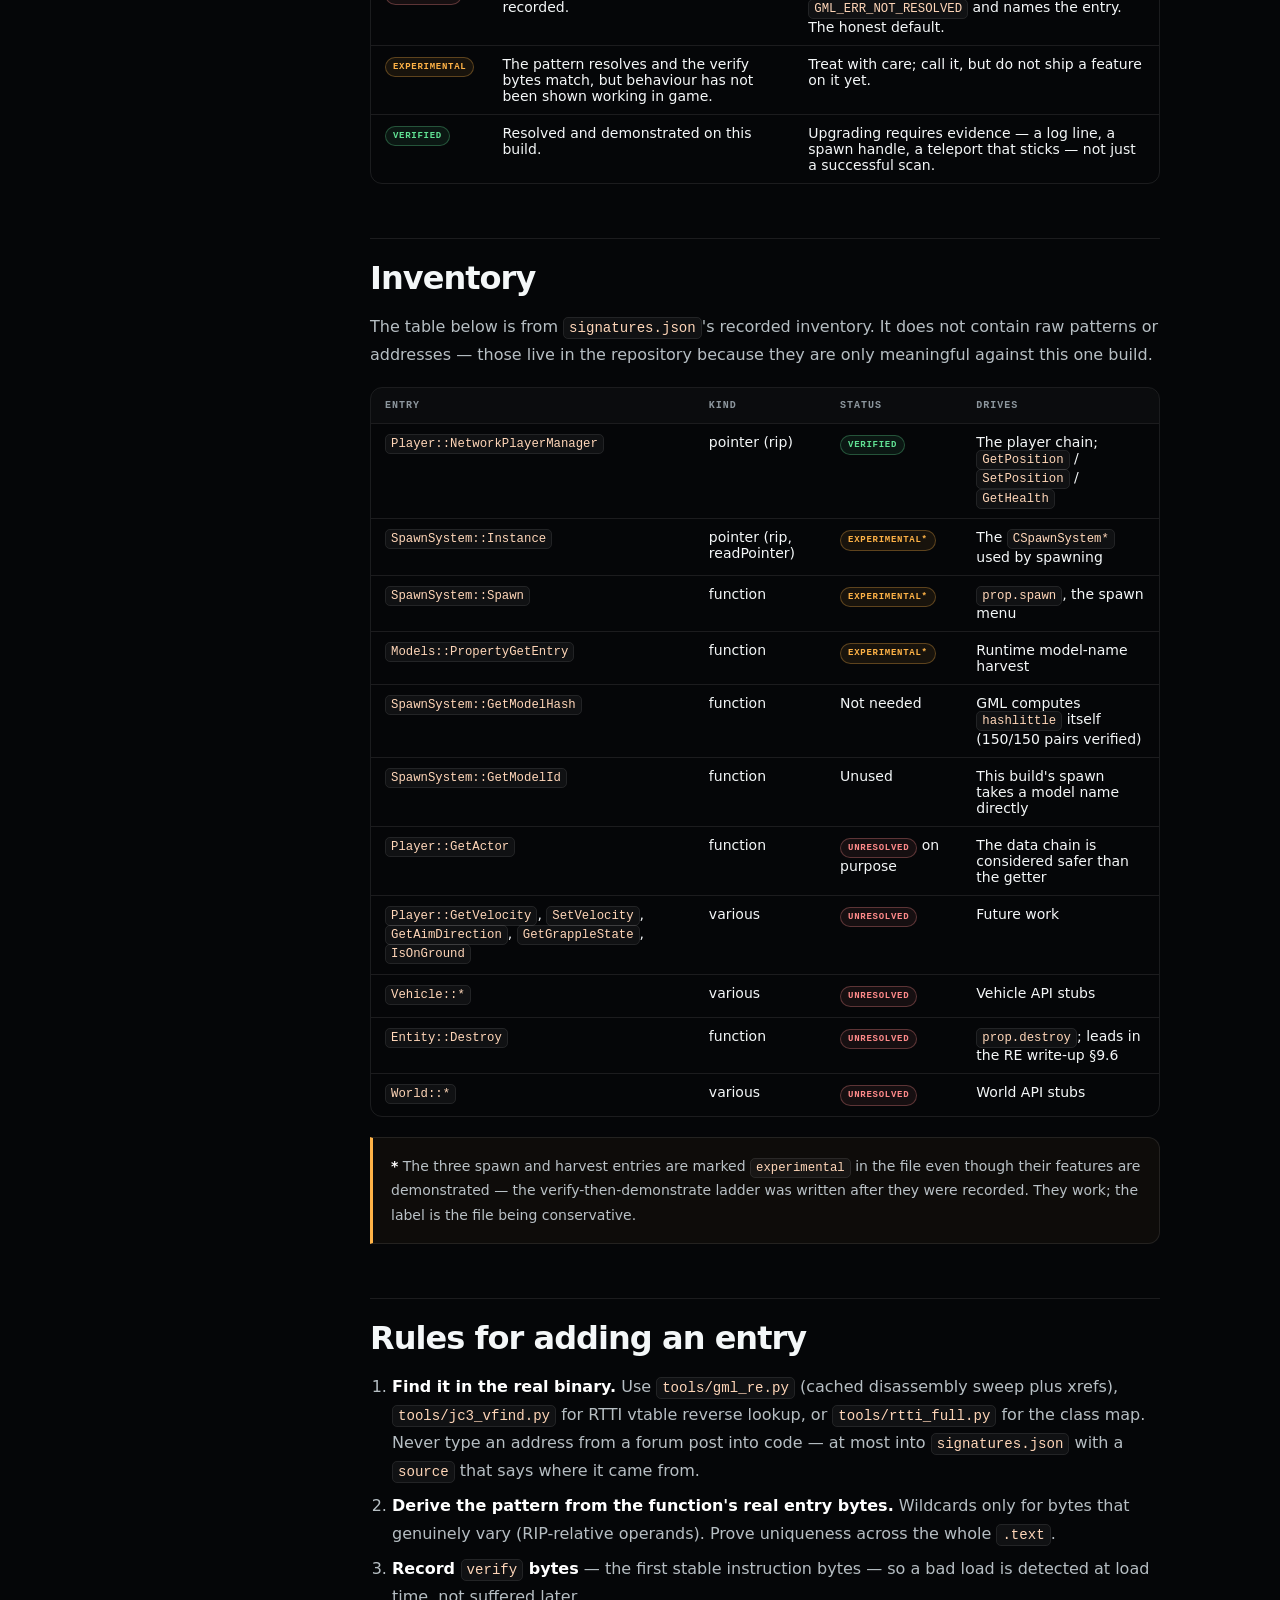
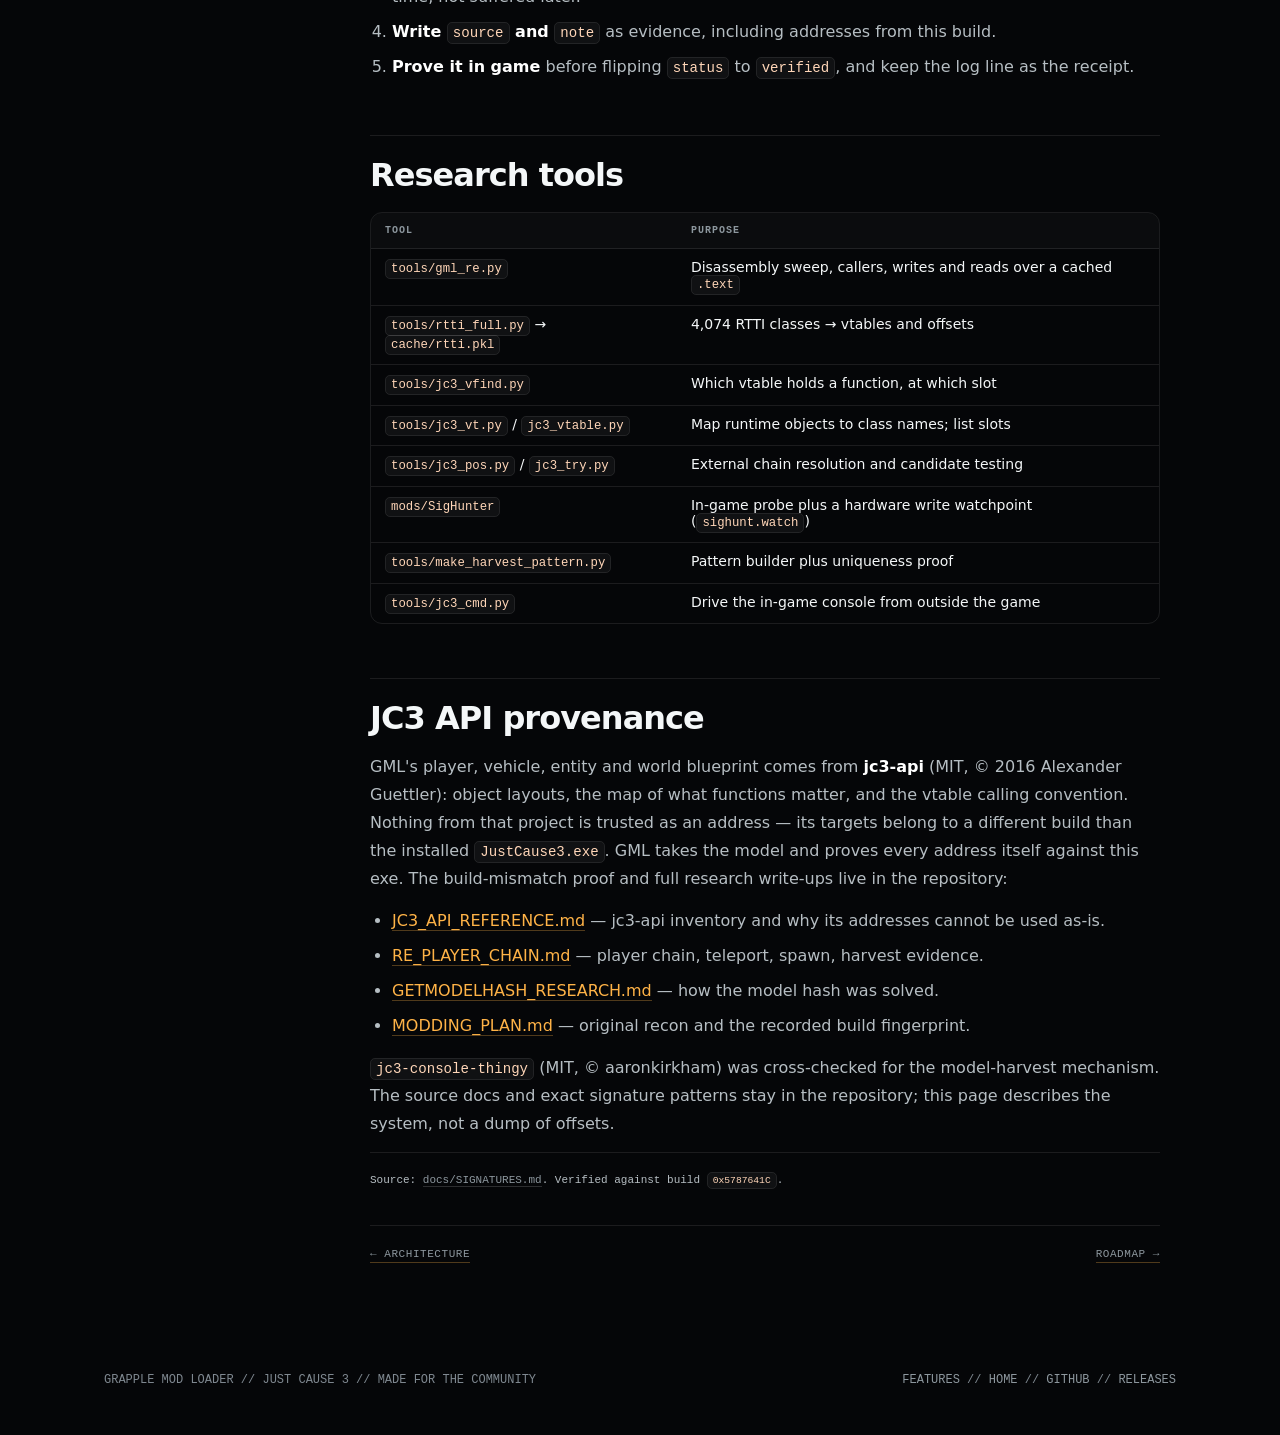
<file: docs/research.html>
<!DOCTYPE html>
<html lang="en">
<head>
<meta charset="utf-8">
<meta name="viewport" content="width=device-width, initial-scale=1">
<title>Signatures &amp; research — Grapple Mod Loader</title>
<meta name="description" content="Why every game address in Grapple Mod Loader comes from a build-keyed signature database, the status ladder, the entry inventory, and the rules for adding one.">
<meta name="theme-color" content="#050608">
<meta name="color-scheme" content="dark">
<meta property="og:type" content="article">
<meta property="og:site_name" content="Grapple Mod Loader">
<meta property="og:title" content="Signatures &amp; research — Grapple Mod Loader">
<meta property="og:description" content="The signature database, status ladder, research rules and tooling behind Grapple Mod Loader.">
<meta name="twitter:card" content="summary">
<link rel="icon" href="../assets/favicon.svg" type="image/svg+xml">
<link rel="stylesheet" href="../assets/site.css">
<script src="../assets/site.js" defer></script>
</head>
<body id="top">
<a class="skip" href="#main">Skip to content</a>

<nav class="primary" aria-label="Primary">
  <a class="brand" href="../index.html"><i class="dot" aria-hidden="true"></i> GRAPPLE MOD LOADER</a>
  <div class="links">
    <a href="../features.html">Features</a>
    <a href="index.html" aria-current="page">Docs</a>
    <a href="https://github.com/FrostiestCode/GrappleModLoader" target="_blank" rel="noopener noreferrer">GitHub</a>
    <a class="nav-dl" href="../index.html#download">Download</a>
  </div>
</nav>

<main id="main" class="docs-shell">
  <aside class="docs-sidebar">
    <p class="docs-label">DOCUMENTATION</p>
    <nav class="docs-nav" aria-label="Documentation">
      <a href="index.html">Overview</a>
      <a href="getting-started.html">Getting started</a>
      <a href="mod-format.html">Mod format</a>
      <a href="api.html">C++ API</a>
      <a href="architecture.html">Architecture</a>
      <a href="research.html" aria-current="page">Signatures &amp; research</a>
      <a href="roadmap.html">Roadmap</a>
    </nav>
    <a class="docs-source" href="https://github.com/FrostiestCode/GrappleModLoader/tree/main/docs">SOURCE DOCS ↗</a>
  </aside>

  <article class="docs-content">
    <p class="crumbs"><a href="index.html">Docs</a> / Signatures &amp; research</p>
    <p class="eyebrow">DOCS // RESEARCH</p>
    <h1>Signatures &amp; research</h1>
    <p class="lead">
      No address ships without a signature, and no signature is trusted unless it matches this
      exe build and byte-verifies at load. This is how GML keeps game addresses honest across
      builds.
    </p>

    <div class="prose">
      <h2 id="why">Why signatures</h2>
      <p>
        Function addresses move between builds, and hard-coded addresses are how mods crash
        other people's games. GML therefore resolves everything at load time from a build-keyed
        signature database, and refuses to use an entry researched against a different build.
        The installed exe is one specific build — <code>SizeOfImage 0x3241000</code>,
        <code>TimeDateStamp 0x5787641C</code> (SHA-256 recorded in
        <a href="https://github.com/FrostiestCode/GrappleModLoader/blob/main/docs/MODDING_PLAN.md">MODDING_PLAN.md</a>).
      </p>
      <p>
        Each entry stores <em>how to find</em> an address — module, section, byte pattern,
        optional RIP-relative operand, dereference chain and verification bytes — not the
        address itself. Resolution runs once at boot; if the running exe's fingerprint does not
        match the entry's build key, the entry resolves to nothing and callers get
        <code>GML_ERR_NOT_RESOLVED</code>.
      </p>

      <h2 id="schema">Schema</h2>
      <pre><code>{
  "name": "SpawnSystem::Spawn",     // unique key; code asks for it by name
  "kind": "function",               // function | pointer | rip | read | ...
  "access": "call",                 // call | read | readPointer | rip | none
  "module": "",                     // "" = the main exe
  "section": ".text",               // where the pattern is scanned
  "pattern": "48 8B C4 57 ...",    // IDA-style bytes; ?? = wildcard
  "rip": null,                      // {operandOffset, instructionSize} when the pattern
                                    //   lands on a rip-relative reference to the target
  "deref": [],                      // follow-up pointer reads, if any
  "object": "", "objectOffset": 0,  // for instance-based entries
  "verify": "48 8B C4 57 ...",      // bytes that must exist at the resolved address
  "build": { "imageSize": 52695040, "timestamp": 1468490780 },
  "status": "verified",             // verified | experimental | unresolved
  "source": "static analysis 2026-10-19: ...",
  "note": "what this is and the evidence"
}</code></pre>
      <p>
        Resolution (<code>core/SignatureDb.cpp</code>): scan the section for the pattern (it
        must be unique), apply RIP extraction if present, follow the dereference chain, then
        check the verification bytes. The entry's <code>source</code> and <code>note</code>
        fields record where the pattern came from and why it exists — there are no anonymous
        offsets.
      </p>

      <h2 id="status">Status ladder</h2>
      <div class="table-wrap">
        <table>
          <thead>
            <tr><th scope="col">Status</th><th scope="col">Meaning</th><th scope="col">What it lets you do</th></tr>
          </thead>
          <tbody>
            <tr>
              <td><span class="badge no">Unresolved</span></td>
              <td>No entry yet, or the pattern is not recorded.</td>
              <td>Any feature that needs it reports <code>GML_ERR_NOT_RESOLVED</code> and names the entry. The honest default.</td>
            </tr>
            <tr>
              <td><span class="badge wip">Experimental</span></td>
              <td>The pattern resolves and the verify bytes match, but behaviour has not been shown working in game.</td>
              <td>Treat with care; call it, but do not ship a feature on it yet.</td>
            </tr>
            <tr>
              <td><span class="badge ok">Verified</span></td>
              <td>Resolved and demonstrated on this build.</td>
              <td>Upgrading requires evidence — a log line, a spawn handle, a teleport that sticks — not just a successful scan.</td>
            </tr>
          </tbody>
        </table>
      </div>

      <h2 id="inventory">Inventory</h2>
      <p>
        The table below is from <code>signatures.json</code>'s recorded inventory. It does not
        contain raw patterns or addresses — those live in the repository because they are only
        meaningful against this one build.
      </p>
      <div class="table-wrap">
        <table>
          <thead>
            <tr><th scope="col">Entry</th><th scope="col">Kind</th><th scope="col">Status</th><th scope="col">Drives</th></tr>
          </thead>
          <tbody>
            <tr>
              <td><code>Player::NetworkPlayerManager</code></td>
              <td>pointer (rip)</td>
              <td><span class="badge ok">Verified</span></td>
              <td>The player chain; <code>GetPosition</code> / <code>SetPosition</code> / <code>GetHealth</code></td>
            </tr>
            <tr>
              <td><code>SpawnSystem::Instance</code></td>
              <td>pointer (rip, readPointer)</td>
              <td><span class="badge wip">Experimental*</span></td>
              <td>The <code>CSpawnSystem*</code> used by spawning</td>
            </tr>
            <tr>
              <td><code>SpawnSystem::Spawn</code></td>
              <td>function</td>
              <td><span class="badge wip">Experimental*</span></td>
              <td><code>prop.spawn</code>, the spawn menu</td>
            </tr>
            <tr>
              <td><code>Models::PropertyGetEntry</code></td>
              <td>function</td>
              <td><span class="badge wip">Experimental*</span></td>
              <td>Runtime model-name harvest</td>
            </tr>
            <tr>
              <td><code>SpawnSystem::GetModelHash</code></td>
              <td>function</td>
              <td>Not needed</td>
              <td>GML computes <code>hashlittle</code> itself (150/150 pairs verified)</td>
            </tr>
            <tr>
              <td><code>SpawnSystem::GetModelId</code></td>
              <td>function</td>
              <td>Unused</td>
              <td>This build's spawn takes a model name directly</td>
            </tr>
            <tr>
              <td><code>Player::GetActor</code></td>
              <td>function</td>
              <td><span class="badge no">Unresolved</span> on purpose</td>
              <td>The data chain is considered safer than the getter</td>
            </tr>
            <tr>
              <td><code>Player::GetVelocity</code>, <code>SetVelocity</code>, <code>GetAimDirection</code>, <code>GetGrappleState</code>, <code>IsOnGround</code></td>
              <td>various</td>
              <td><span class="badge no">Unresolved</span></td>
              <td>Future work</td>
            </tr>
            <tr>
              <td><code>Vehicle::*</code></td>
              <td>various</td>
              <td><span class="badge no">Unresolved</span></td>
              <td>Vehicle API stubs</td>
            </tr>
            <tr>
              <td><code>Entity::Destroy</code></td>
              <td>function</td>
              <td><span class="badge no">Unresolved</span></td>
              <td><code>prop.destroy</code>; leads in the RE write-up §9.6</td>
            </tr>
            <tr>
              <td><code>World::*</code></td>
              <td>various</td>
              <td><span class="badge no">Unresolved</span></td>
              <td>World API stubs</td>
            </tr>
          </tbody>
        </table>
      </div>
      <div class="note">
        <p>
          <strong>*</strong> The three spawn and harvest entries are marked
          <code>experimental</code> in the file even though their features are demonstrated —
          the verify-then-demonstrate ladder was written after they were recorded. They work;
          the label is the file being conservative.
        </p>
      </div>

      <h2 id="rules">Rules for adding an entry</h2>
      <ol>
        <li><strong>Find it in the real binary.</strong> Use <code>tools/gml_re.py</code>
          (cached disassembly sweep plus xrefs), <code>tools/jc3_vfind.py</code> for RTTI
          vtable reverse lookup, or <code>tools/rtti_full.py</code> for the class map. Never type
          an address from a forum post into code — at most into
          <code>signatures.json</code> with a <code>source</code> that says where it came from.</li>
        <li><strong>Derive the pattern from the function's real entry bytes.</strong> Wildcards
          only for bytes that genuinely vary (RIP-relative operands). Prove uniqueness across the
          whole <code>.text</code>.</li>
        <li><strong>Record <code>verify</code> bytes</strong> — the first stable instruction
          bytes — so a bad load is detected at load time, not suffered later.</li>
        <li><strong>Write <code>source</code> and <code>note</code></strong> as evidence,
          including addresses from this build.</li>
        <li><strong>Prove it in game</strong> before flipping <code>status</code> to
          <code>verified</code>, and keep the log line as the receipt.</li>
      </ol>

      <h2 id="tools">Research tools</h2>
      <div class="table-wrap">
        <table>
          <thead>
            <tr><th scope="col">Tool</th><th scope="col">Purpose</th></tr>
          </thead>
          <tbody>
            <tr><td><code>tools/gml_re.py</code></td><td>Disassembly sweep, callers, writes and reads over a cached <code>.text</code></td></tr>
            <tr><td><code>tools/rtti_full.py</code> → <code>cache/rtti.pkl</code></td><td>4,074 RTTI classes → vtables and offsets</td></tr>
            <tr><td><code>tools/jc3_vfind.py</code></td><td>Which vtable holds a function, at which slot</td></tr>
            <tr><td><code>tools/jc3_vt.py</code> / <code>jc3_vtable.py</code></td><td>Map runtime objects to class names; list slots</td></tr>
            <tr><td><code>tools/jc3_pos.py</code> / <code>jc3_try.py</code></td><td>External chain resolution and candidate testing</td></tr>
            <tr><td><code>mods/SigHunter</code></td><td>In-game probe plus a hardware write watchpoint (<code>sighunt.watch</code>)</td></tr>
            <tr><td><code>tools/make_harvest_pattern.py</code></td><td>Pattern builder plus uniqueness proof</td></tr>
            <tr><td><code>tools/jc3_cmd.py</code></td><td>Drive the in-game console from outside the game</td></tr>
          </tbody>
        </table>
      </div>

      <h2 id="provenance">JC3 API provenance</h2>
      <p>
        GML's player, vehicle, entity and world blueprint comes from
        <strong>jc3-api</strong> (MIT, © 2016 Alexander Guettler): object layouts, the map of
        what functions matter, and the vtable calling convention. Nothing from that project is
        trusted as an address — its targets belong to a different build than the installed
        <code>JustCause3.exe</code>. GML takes the model and proves every address itself against
        this exe. The build-mismatch proof and full research write-ups live in the repository:
      </p>
      <ul>
        <li><a href="https://github.com/FrostiestCode/GrappleModLoader/blob/main/docs/JC3_API_REFERENCE.md">JC3_API_REFERENCE.md</a> — jc3-api inventory and why its addresses cannot be used as-is.</li>
        <li><a href="https://github.com/FrostiestCode/GrappleModLoader/blob/main/docs/RE_PLAYER_CHAIN.md">RE_PLAYER_CHAIN.md</a> — player chain, teleport, spawn, harvest evidence.</li>
        <li><a href="https://github.com/FrostiestCode/GrappleModLoader/blob/main/docs/GETMODELHASH_RESEARCH.md">GETMODELHASH_RESEARCH.md</a> — how the model hash was solved.</li>
        <li><a href="https://github.com/FrostiestCode/GrappleModLoader/blob/main/docs/MODDING_PLAN.md">MODDING_PLAN.md</a> — original recon and the recorded build fingerprint.</li>
      </ul>
      <p>
        <code>jc3-console-thingy</code> (MIT, © aaronkirkham) was cross-checked for the
        model-harvest mechanism. The source docs and exact signature patterns stay in the
        repository; this page describes the system, not a dump of offsets.
      </p>

      <p class="doc-meta">
        Source: <a href="https://github.com/FrostiestCode/GrappleModLoader/blob/main/docs/SIGNATURES.md">docs/SIGNATURES.md</a>.
        Verified against build <code>0x5787641C</code>.
      </p>

      <div class="pager">
        <a href="architecture.html">← ARCHITECTURE</a>
        <a class="next" href="roadmap.html">ROADMAP →</a>
      </div>
    </div>
  </article>
</main>

<footer>
  <span>GRAPPLE MOD LOADER // JUST CAUSE 3 // MADE FOR THE COMMUNITY</span>
  <span>
    <a href="../features.html">FEATURES</a> //
    <a href="../index.html">HOME</a> //
    <a href="https://github.com/FrostiestCode/GrappleModLoader" target="_blank" rel="noopener noreferrer">GITHUB</a> //
    <a href="https://github.com/FrostiestCode/GrappleModLoader/releases" target="_blank" rel="noopener noreferrer">RELEASES</a>
  </span>
</footer>
</body>
</html>
</file>
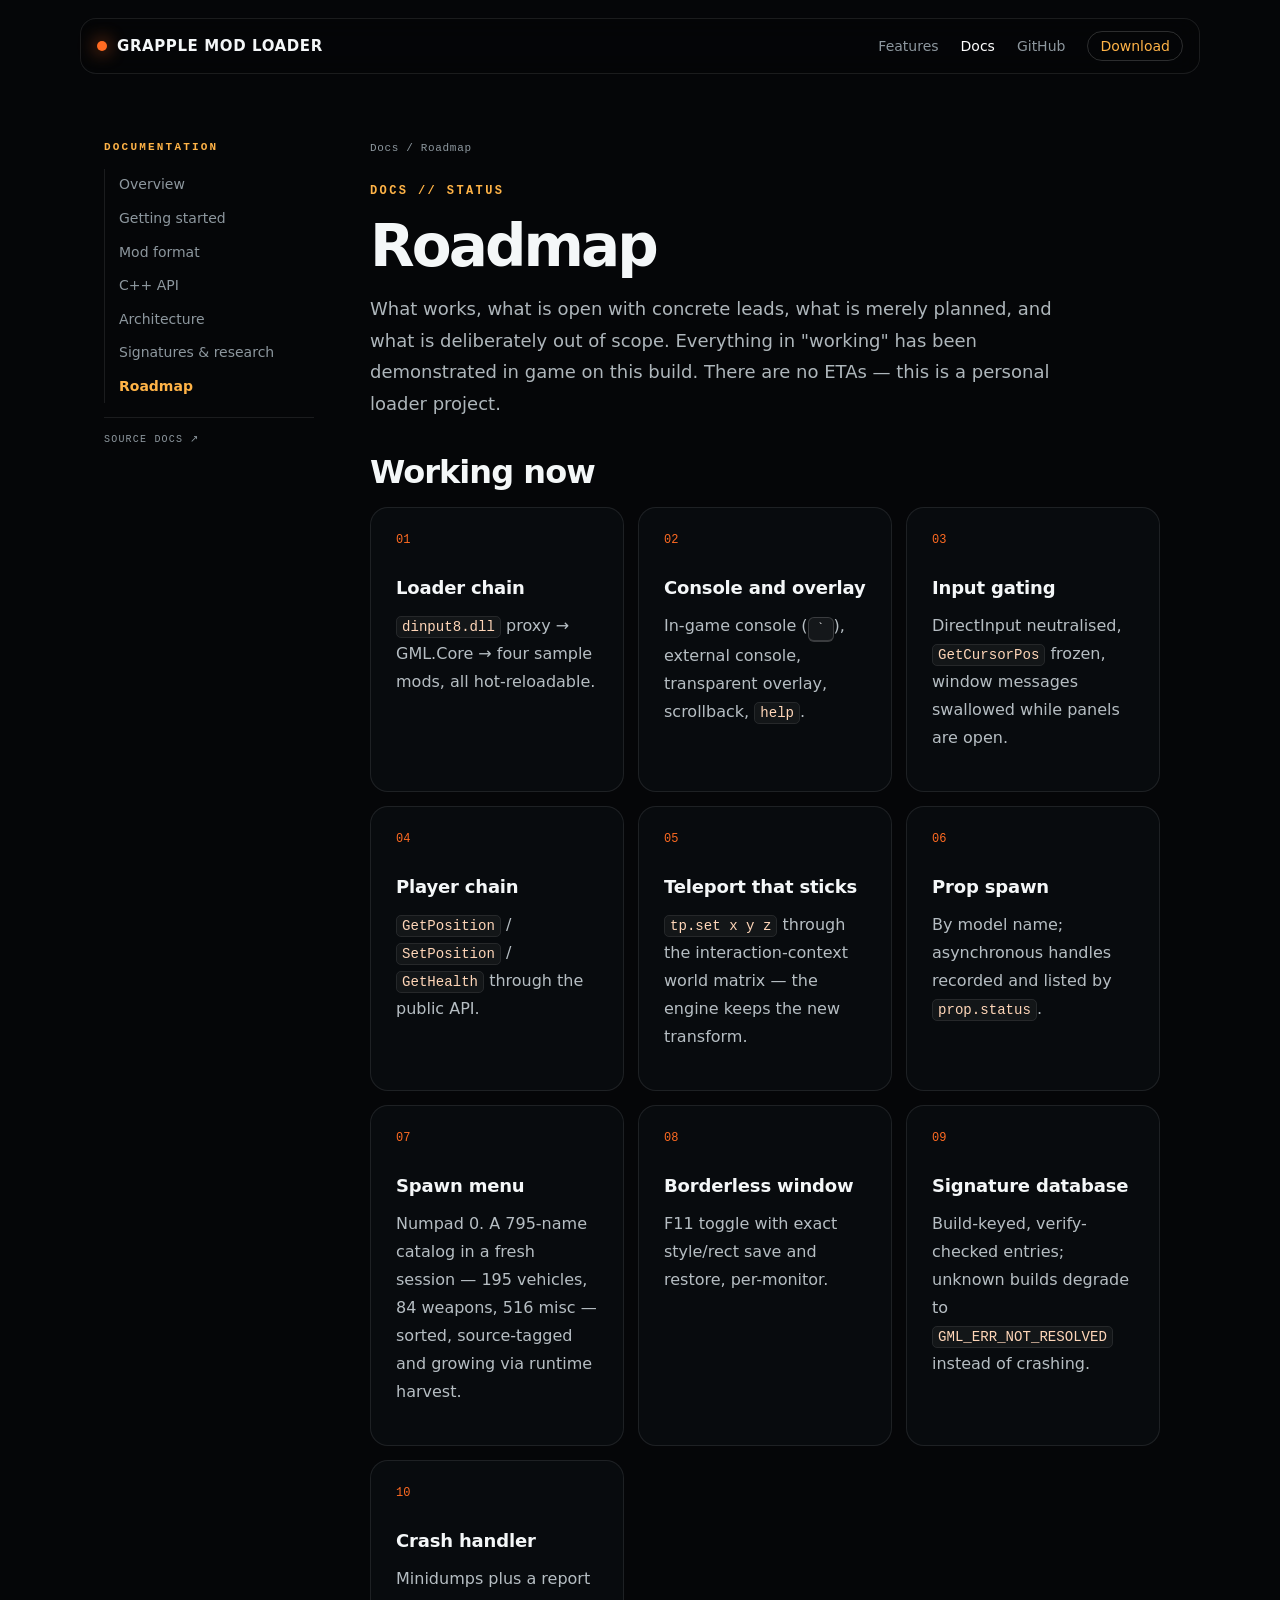
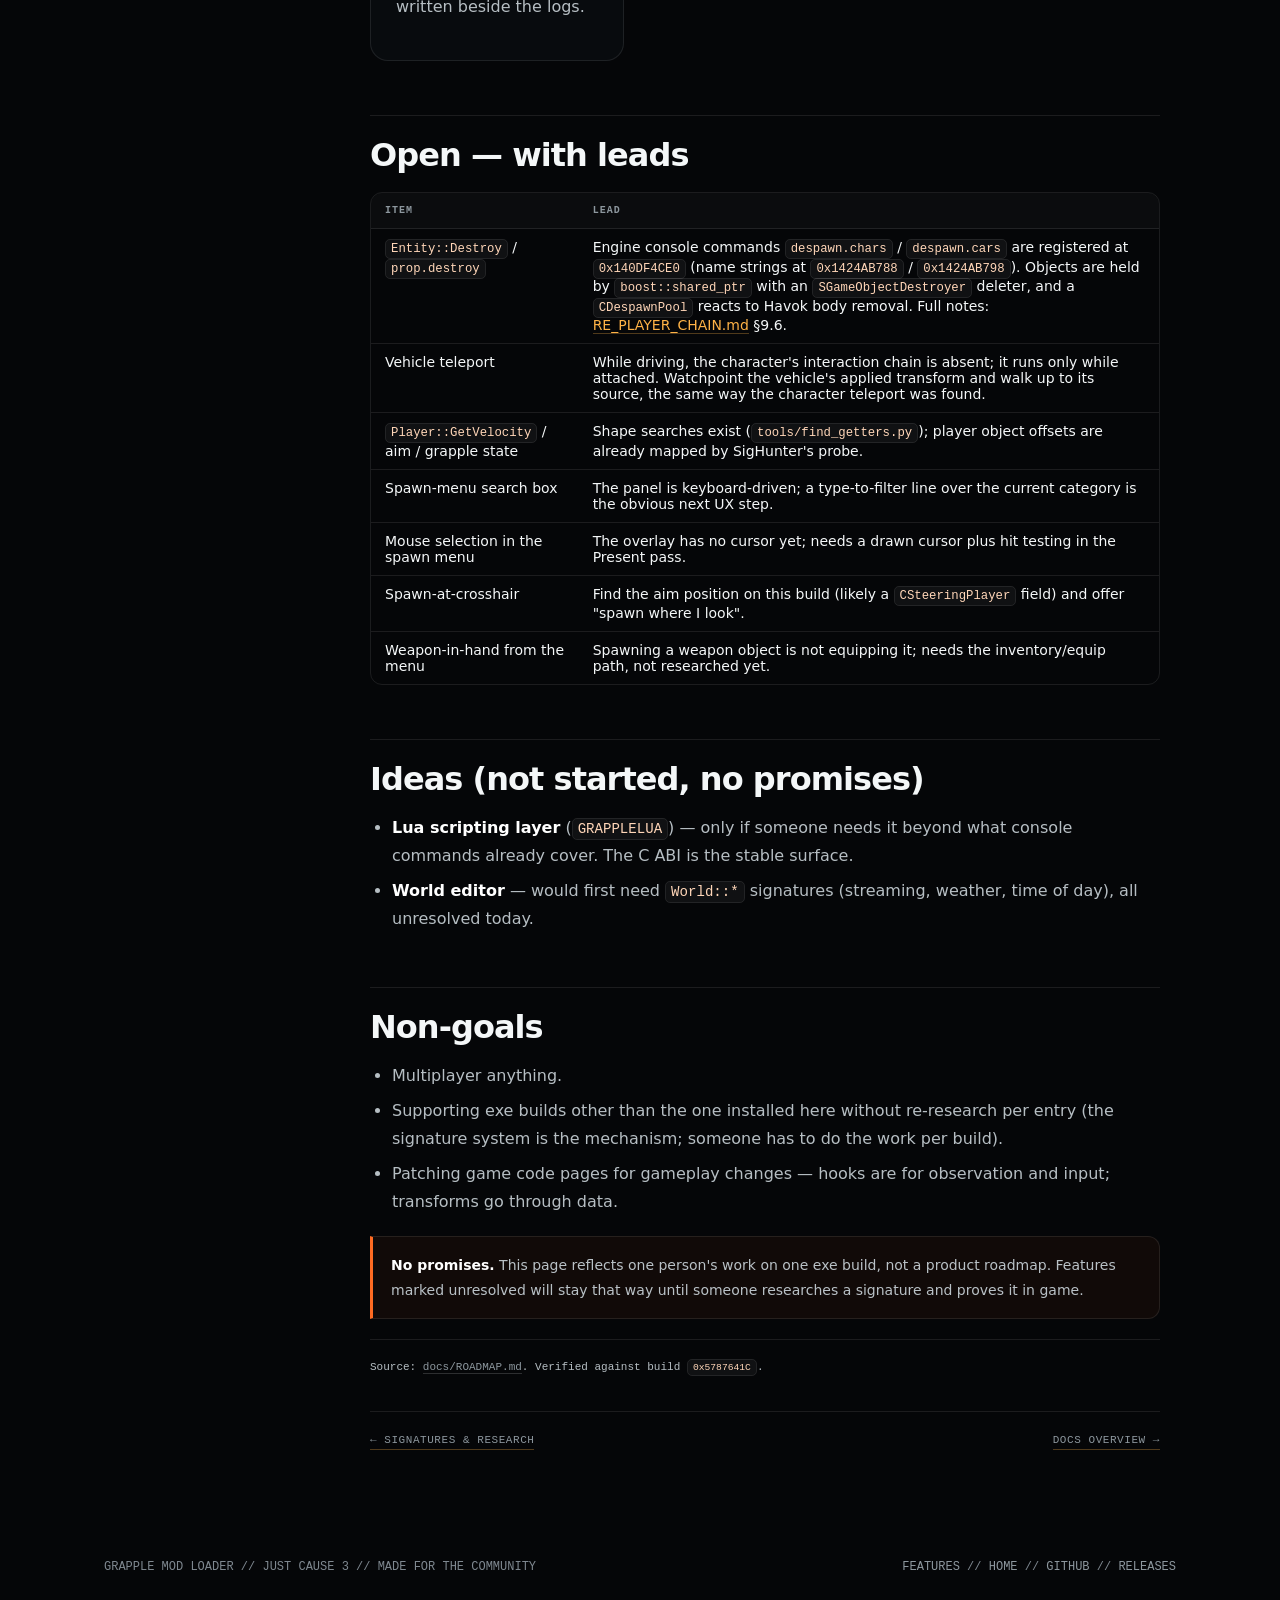
<file: docs/roadmap.html>
<!DOCTYPE html>
<html lang="en">
<head>
<meta charset="utf-8">
<meta name="viewport" content="width=device-width, initial-scale=1">
<title>Roadmap — Grapple Mod Loader</title>
<meta name="description" content="What works in Grapple Mod Loader today, what is open with concrete research leads, what is planned without promises, and what is deliberately out of scope.">
<meta name="theme-color" content="#050608">
<meta name="color-scheme" content="dark">
<meta property="og:type" content="article">
<meta property="og:site_name" content="Grapple Mod Loader">
<meta property="og:title" content="Roadmap — Grapple Mod Loader">
<meta property="og:description" content="Verified features, open research leads, ideas and non-goals for Grapple Mod Loader.">
<meta name="twitter:card" content="summary">
<link rel="icon" href="../assets/favicon.svg" type="image/svg+xml">
<link rel="stylesheet" href="../assets/site.css">
<script src="../assets/site.js" defer></script>
</head>
<body id="top">
<a class="skip" href="#main">Skip to content</a>

<nav class="primary" aria-label="Primary">
  <a class="brand" href="../index.html"><i class="dot" aria-hidden="true"></i> GRAPPLE MOD LOADER</a>
  <div class="links">
    <a href="../features.html">Features</a>
    <a href="index.html" aria-current="page">Docs</a>
    <a href="https://github.com/FrostiestCode/GrappleModLoader" target="_blank" rel="noopener noreferrer">GitHub</a>
    <a class="nav-dl" href="../index.html#download">Download</a>
  </div>
</nav>

<main id="main" class="docs-shell">
  <aside class="docs-sidebar">
    <p class="docs-label">DOCUMENTATION</p>
    <nav class="docs-nav" aria-label="Documentation">
      <a href="index.html">Overview</a>
      <a href="getting-started.html">Getting started</a>
      <a href="mod-format.html">Mod format</a>
      <a href="api.html">C++ API</a>
      <a href="architecture.html">Architecture</a>
      <a href="research.html">Signatures &amp; research</a>
      <a href="roadmap.html" aria-current="page">Roadmap</a>
    </nav>
    <a class="docs-source" href="https://github.com/FrostiestCode/GrappleModLoader/tree/main/docs">SOURCE DOCS ↗</a>
  </aside>

  <article class="docs-content">
    <p class="crumbs"><a href="index.html">Docs</a> / Roadmap</p>
    <p class="eyebrow">DOCS // STATUS</p>
    <h1>Roadmap</h1>
    <p class="lead">
      What works, what is open with concrete leads, what is merely planned, and what is
      deliberately out of scope. Everything in "working" has been demonstrated in game on this
      build. There are no ETAs — this is a personal loader project.
    </p>

    <div class="prose">
      <h2 id="working">Working now</h2>
      <div class="grid">
        <article class="card">
          <div class="num">01</div>
          <h3>Loader chain</h3>
          <p><code>dinput8.dll</code> proxy → GML.Core → four sample mods, all hot-reloadable.</p>
        </article>
        <article class="card">
          <div class="num">02</div>
          <h3>Console and overlay</h3>
          <p>In-game console (<span class="kbd">`</span>), external console, transparent overlay,
          scrollback, <code>help</code>.</p>
        </article>
        <article class="card">
          <div class="num">03</div>
          <h3>Input gating</h3>
          <p>DirectInput neutralised, <code>GetCursorPos</code> frozen, window messages swallowed
          while panels are open.</p>
        </article>
        <article class="card">
          <div class="num">04</div>
          <h3>Player chain</h3>
          <p><code>GetPosition</code> / <code>SetPosition</code> / <code>GetHealth</code> through
          the public API.</p>
        </article>
        <article class="card">
          <div class="num">05</div>
          <h3>Teleport that sticks</h3>
          <p><code>tp.set x y z</code> through the interaction-context world matrix — the engine
          keeps the new transform.</p>
        </article>
        <article class="card">
          <div class="num">06</div>
          <h3>Prop spawn</h3>
          <p>By model name; asynchronous handles recorded and listed by
          <code>prop.status</code>.</p>
        </article>
        <article class="card">
          <div class="num">07</div>
          <h3>Spawn menu</h3>
          <p>Numpad 0. A 795-name catalog in a fresh session — 195 vehicles, 84 weapons,
          516 misc — sorted, source-tagged and growing via runtime harvest.</p>
        </article>
        <article class="card">
          <div class="num">08</div>
          <h3>Borderless window</h3>
          <p>F11 toggle with exact style/rect save and restore, per-monitor.</p>
        </article>
        <article class="card">
          <div class="num">09</div>
          <h3>Signature database</h3>
          <p>Build-keyed, verify-checked entries; unknown builds degrade to
          <code>GML_ERR_NOT_RESOLVED</code> instead of crashing.</p>
        </article>
        <article class="card">
          <div class="num">10</div>
          <h3>Crash handler</h3>
          <p>Minidumps plus a report written beside the logs.</p>
        </article>
      </div>

      <h2 id="open">Open — with leads</h2>
      <div class="table-wrap">
        <table>
          <thead>
            <tr><th scope="col">Item</th><th scope="col">Lead</th></tr>
          </thead>
          <tbody>
            <tr>
              <td><code>Entity::Destroy</code> / <code>prop.destroy</code></td>
              <td>Engine console commands <code>despawn.chars</code> / <code>despawn.cars</code> are
              registered at <code>0x140DF4CE0</code> (name strings at
              <code>0x1424AB788</code> / <code>0x1424AB798</code>). Objects are held by
              <code>boost::shared_ptr</code> with an <code>SGameObjectDestroyer</code> deleter,
              and a <code>CDespawnPool</code> reacts to Havok body removal. Full notes:
              <a href="https://github.com/FrostiestCode/GrappleModLoader/blob/main/docs/RE_PLAYER_CHAIN.md">RE_PLAYER_CHAIN.md</a> §9.6.</td>
            </tr>
            <tr>
              <td>Vehicle teleport</td>
              <td>While driving, the character's interaction chain is absent; it runs only while
              attached. Watchpoint the vehicle's applied transform and walk up to its source,
              the same way the character teleport was found.</td>
            </tr>
            <tr>
              <td><code>Player::GetVelocity</code> / aim / grapple state</td>
              <td>Shape searches exist (<code>tools/find_getters.py</code>); player object offsets
              are already mapped by SigHunter's probe.</td>
            </tr>
            <tr>
              <td>Spawn-menu search box</td>
              <td>The panel is keyboard-driven; a type-to-filter line over the current category is
              the obvious next UX step.</td>
            </tr>
            <tr>
              <td>Mouse selection in the spawn menu</td>
              <td>The overlay has no cursor yet; needs a drawn cursor plus hit testing in the
              Present pass.</td>
            </tr>
            <tr>
              <td>Spawn-at-crosshair</td>
              <td>Find the aim position on this build (likely a <code>CSteeringPlayer</code>
              field) and offer "spawn where I look".</td>
            </tr>
            <tr>
              <td>Weapon-in-hand from the menu</td>
              <td>Spawning a weapon object is not equipping it; needs the inventory/equip path,
              not researched yet.</td>
            </tr>
          </tbody>
        </table>
      </div>

      <h2 id="ideas">Ideas (not started, no promises)</h2>
      <ul>
        <li><strong>Lua scripting layer</strong> (<code>GRAPPLELUA</code>) — only if someone needs
        it beyond what console commands already cover. The C ABI is the stable surface.</li>
        <li><strong>World editor</strong> — would first need <code>World::*</code> signatures
        (streaming, weather, time of day), all unresolved today.</li>
      </ul>

      <h2 id="non-goals">Non-goals</h2>
      <ul>
        <li>Multiplayer anything.</li>
        <li>Supporting exe builds other than the one installed here without re-research per
        entry (the signature system is the mechanism; someone has to do the work per build).</li>
        <li>Patching game code pages for gameplay changes — hooks are for observation and input;
        transforms go through data.</li>
      </ul>

      <div class="note warn">
        <p>
          <strong>No promises.</strong> This page reflects one person's work on one exe build,
          not a product roadmap. Features marked unresolved will stay that way until someone
          researches a signature and proves it in game.
        </p>
      </div>

      <p class="doc-meta">
        Source: <a href="https://github.com/FrostiestCode/GrappleModLoader/blob/main/docs/ROADMAP.md">docs/ROADMAP.md</a>.
        Verified against build <code>0x5787641C</code>.
      </p>

      <div class="pager">
        <a href="research.html">← SIGNATURES &amp; RESEARCH</a>
        <a class="next" href="index.html">DOCS OVERVIEW →</a>
      </div>
    </div>
  </article>
</main>

<footer>
  <span>GRAPPLE MOD LOADER // JUST CAUSE 3 // MADE FOR THE COMMUNITY</span>
  <span>
    <a href="../features.html">FEATURES</a> //
    <a href="../index.html">HOME</a> //
    <a href="https://github.com/FrostiestCode/GrappleModLoader" target="_blank" rel="noopener noreferrer">GITHUB</a> //
    <a href="https://github.com/FrostiestCode/GrappleModLoader/releases" target="_blank" rel="noopener noreferrer">RELEASES</a>
  </span>
</footer>
</body>
</html>
</file>
<file: assets/site.css>
:root {
  --bg: #050608;
  --panel: rgba(10, 13, 17, .78);
  --panel-solid: #0a0d11;
  --line: rgba(255,255,255,.09);
  --line-strong: rgba(255,255,255,.16);
  --text: #f4f7f8;
  --muted: #8d979e;
  --body: #b6bec3;
  --accent: #ff6b22;
  --accent2: #ffb347;
  --green: #61e294;
  --max: 1120px;
  color-scheme: dark;
}
*, *::before, *::after { box-sizing: border-box; }
html {
  scroll-behavior: smooth;
  scroll-padding-top: 110px;
  -webkit-text-size-adjust: 100%;
  text-size-adjust: 100%;
}
body {
  margin: 0;
  min-height: 100vh;
  overflow-x: hidden;
  background: var(--bg);
  color: var(--text);
  font-family: Inter, ui-sans-serif, system-ui, -apple-system, "Segoe UI", Roboto, sans-serif;
  -webkit-font-smoothing: antialiased;
}
:focus-visible { outline: 2px solid var(--accent2); outline-offset: 3px; }
::selection { background: rgba(255,107,34,.32); color: #fff; }
.skip {
  position: fixed; top: 10px; left: 10px; z-index: 20;
  padding: 10px 14px; border-radius: 8px;
  background: var(--accent); color: #130a05;
  font-weight: 700; text-decoration: none;
  transform: translateY(-180%);
  transition: transform .2s ease;
}
.skip:focus-visible { transform: none; }

/* ---- grapple scrollbar ---- */
@supports not selector(::-webkit-scrollbar) {
  html { scrollbar-width: thin; scrollbar-color: var(--accent) #080a0d; }
}
html::-webkit-scrollbar { width: 18px; height: 18px; }
html::-webkit-scrollbar-track {
  background-color: #07090c;
  background-image: linear-gradient(90deg, transparent 8px, rgba(255,255,255,.08) 8px, rgba(255,255,255,.08) 9px, transparent 9px);
  border-left: 1px solid rgba(255,255,255,.05);
}
html::-webkit-scrollbar-thumb {
  border: 0;
  border-radius: 9px;
  background-color: transparent;
  background-image:
    url("hook.svg"),
    repeating-linear-gradient(45deg, #7a4a22 0 2px, #2b1a0e 2px 4px, #4a2b14 4px 6px);
  background-repeat: no-repeat, repeat-y;
  background-position: center bottom, center top;
  background-size: 18px 30px, 7px 100%;
}
html::-webkit-scrollbar-thumb:hover { background-color: rgba(255,107,34,.08); }
html::-webkit-scrollbar-thumb:active { background-color: rgba(255,180,71,.14); }
html::-webkit-scrollbar-button { display: none; width: 0; height: 0; }
html::-webkit-scrollbar-corner { background: #07090c; }

/* ---- background field ---- */
#field, #glow {
  position: fixed; inset: 0;
  width: 100%; height: 100%;
  pointer-events: none;
}
#field { z-index: -3; opacity: .8; }
#glow { z-index: -2; }
.vignette {
  position: fixed; inset: 0; z-index: -1; pointer-events: none;
  background:
    radial-gradient(circle at var(--mx,50%) var(--my,40%), rgba(255,107,34,.10), transparent 28%),
    radial-gradient(circle at 50% 30%, transparent 0%, rgba(0,0,0,.2) 55%, rgba(0,0,0,.75) 100%);
}

/* ---- nav ---- */
nav.primary {
  position: fixed; top: 18px; left: 50%; transform: translateX(-50%);
  width: min(var(--max), calc(100% - 32px)); z-index: 10;
  display: flex; align-items: center; justify-content: space-between;
  padding: 12px 16px;
  border: 1px solid var(--line);
  border-radius: 16px;
  background: rgba(5,6,8,.72);
  -webkit-backdrop-filter: blur(12px);
  backdrop-filter: blur(12px);
}
.brand {
  display: flex; align-items: center; gap: 10px;
  color: inherit; text-decoration: none;
  font-weight: 800; font-size: 15px; letter-spacing: .04em;
}
.dot { width: 10px; height: 10px; border-radius: 50%; background: var(--accent); box-shadow: 0 0 18px var(--accent); }
.links { display: flex; gap: 22px; align-items: center; }
.links a { color: var(--muted); text-decoration: none; font-size: 14px; transition: color .18s ease; }
.links a:hover, .links a[aria-current="page"] { color: #fff; }
.links .nav-dl {
  border: 1px solid var(--line-strong); border-radius: 999px;
  padding: 6px 12px; color: var(--accent2);
}
.links .nav-dl:hover { border-color: var(--accent); color: var(--accent2); }

/* ---- landing layout ---- */
.hero {
  min-height: 92vh; max-width: var(--max); margin: auto; padding: 180px 24px 90px;
  display: flex; flex-direction: column; justify-content: center;
}
.eyebrow {
  color: var(--accent2); font: 700 12px/1.4 ui-monospace, SFMono-Regular, Menlo, monospace;
  letter-spacing: .2em; text-transform: uppercase; margin: 0 0 18px;
}
h1 {
  font-size: clamp(58px, 10vw, 132px); line-height: .82; letter-spacing: -.075em;
  margin: 0; max-width: 850px;
}
h1 span { color: transparent; -webkit-text-stroke: 1px rgba(255,255,255,.48); }
.hero p { max-width: 650px; color: #aeb6bb; font-size: 18px; line-height: 1.7; margin: 28px 0; }
.buttons { display: flex; gap: 12px; flex-wrap: wrap; }
.btn {
  display: inline-flex; align-items: center; justify-content: center; padding: 13px 18px;
  border-radius: 10px; border: 1px solid var(--line); color: #fff; text-decoration: none;
  background: rgba(255,255,255,.045); font-weight: 700; font-size: 14px;
  transition: transform .18s ease, background .18s ease;
}
.btn.primary { background: var(--accent); color: #130a05; border-color: var(--accent); }
.btn:hover { transform: translateY(-2px); background: rgba(255,255,255,.09); }
.btn.primary:hover { background: #ff7d3a; }
[aria-disabled] { pointer-events: none; opacity: .55; }
section.block { max-width: var(--max); margin: auto; padding: 90px 24px; }
.grid { display: grid; grid-template-columns: repeat(3, 1fr); gap: 14px; }
.grid.two { grid-template-columns: repeat(2, 1fr); }
.card {
  padding: 25px; min-height: 190px; border: 1px solid var(--line); border-radius: 18px;
  background: var(--panel);
}
.card .num { font: 12px ui-monospace, SFMono-Regular, Menlo, monospace; color: var(--accent); }
.card h3 { margin: 28px 0 10px; font-size: 21px; }
.card p { margin: 0; color: var(--muted); line-height: 1.65; }
.card p + p { margin-top: 12px; }
a.card { display: block; color: inherit; text-decoration: none; }
a.card:hover { border-color: rgba(255,107,34,.35); }
a.card .more {
  display: inline-block; margin-top: 18px;
  font: 11px ui-monospace, SFMono-Regular, Menlo, monospace;
  letter-spacing: .12em; color: var(--accent2);
}
@media (hover: hover) and (prefers-reduced-motion: no-preference) {
  .card { transition: transform .22s ease, border-color .22s ease; }
  .card:hover { transform: translateY(-3px); border-color: rgba(255,107,34,.35); }
}
.section-title { font-size: clamp(32px, 4.5vw, 42px); letter-spacing: -.04em; margin: 0 0 35px; }
.section-head {
  display: flex; align-items: flex-end; justify-content: space-between;
  gap: 20px; margin-bottom: 35px;
}
.section-head .section-title { margin: 0; }
.section-link {
  font: 12px ui-monospace, SFMono-Regular, Menlo, monospace;
  color: var(--accent2); text-decoration: none; white-space: nowrap;
  padding-bottom: 6px;
}
.section-link:hover { color: #fff; }
.status { display: flex; align-items: center; gap: 10px; color: #aeb6bb; font: 13px ui-monospace, SFMono-Regular, Menlo, monospace; margin-top: 30px; }
.status i { width: 8px; height: 8px; border-radius: 50%; background: var(--green); box-shadow: 0 0 12px var(--green); flex: none; }
.stats {
  display: grid; grid-template-columns: repeat(4, 1fr); gap: 18px;
  max-width: 860px; margin-top: 64px;
}
.stat { border-top: 1px solid var(--line); padding-top: 14px; }
.stat b { display: block; font-size: 30px; letter-spacing: -.03em; line-height: 1.1; }
.stat span {
  display: block; margin-top: 6px;
  font: 10px/1.5 ui-monospace, SFMono-Regular, Menlo, monospace;
  color: var(--muted); text-transform: uppercase; letter-spacing: .12em;
}
.download-copy { color: var(--muted); max-width: 620px; line-height: 1.7; margin: 0 0 24px; }
footer {
  max-width: var(--max); margin: auto; padding: 40px 24px 70px;
  color: #7f8890; font: 12px ui-monospace, SFMono-Regular, Menlo, monospace;
  display: flex; flex-wrap: wrap; gap: 8px 18px; justify-content: space-between;
}
footer a { color: #8d979e; text-decoration: none; }
footer a:hover { color: #fff; }

/* ---- standalone page shell ---- */
.page-shell { max-width: 980px; margin: auto; padding: 160px 24px 70px; }
.page-shell h1 {
  font-size: clamp(44px, 7vw, 84px); line-height: .9;
  letter-spacing: -.06em; margin: 0 0 20px;
}
.page-shell .lead {
  max-width: 720px; margin: 0 0 34px;
  color: #aeb6bb; font-size: 18px; line-height: 1.75;
}
.page-shell .lead code { color: #ffd6b8; }

/* ---- docs shell ---- */
.docs-shell {
  max-width: var(--max); margin: auto; padding: 140px 24px 70px;
  display: grid; grid-template-columns: 210px minmax(0, 1fr); gap: 56px;
  align-items: start;
}
.docs-sidebar {
  position: sticky; top: 110px;
  display: flex; flex-direction: column; gap: 14px;
}
.docs-label {
  margin: 0; color: var(--accent2);
  font: 700 11px/1.4 ui-monospace, SFMono-Regular, Menlo, monospace;
  letter-spacing: .2em;
}
.docs-nav {
  display: flex; flex-direction: column; gap: 2px;
  border-left: 1px solid var(--line); padding-left: 14px;
}
.docs-nav a {
  color: var(--muted); text-decoration: none; font-size: 14px;
  padding: 6px 0; line-height: 1.4;
  transition: color .15s ease;
}
.docs-nav a:hover { color: #fff; }
.docs-nav a[aria-current="page"] { color: var(--accent2); font-weight: 600; }
.docs-source {
  color: var(--muted); text-decoration: none;
  border-top: 1px solid var(--line); padding-top: 14px;
  font: 10px/1.5 ui-monospace, SFMono-Regular, Menlo, monospace;
  letter-spacing: .12em;
}
.docs-source:hover { color: #fff; }
.docs-content { min-width: 0; }
.crumbs {
  color: var(--muted); margin: 0 0 26px;
  font: 11px/1.5 ui-monospace, SFMono-Regular, Menlo, monospace;
  letter-spacing: .06em;
}
.crumbs a { color: var(--muted); text-decoration: none; }
.crumbs a:hover { color: #fff; }
.docs-content h1 {
  font-size: clamp(38px, 5vw, 58px); line-height: 1;
  letter-spacing: -.05em; margin: 0 0 18px;
}
.docs-content .lead {
  font-size: 18px; line-height: 1.75; color: #aeb6bb;
  max-width: 720px; margin: 0 0 34px;
}
.prose { max-width: 790px; }
.prose h2 {
  font-size: clamp(24px, 3vw, 32px); letter-spacing: -.03em;
  margin: 54px 0 16px; padding-top: 20px;
  border-top: 1px solid var(--line);
}
.prose h2:first-child { margin-top: 0; padding-top: 0; border-top: 0; }
.prose h3 { font-size: 18px; letter-spacing: -.01em; margin: 30px 0 10px; }
.prose p, .prose li { color: var(--body); line-height: 1.75; }
.prose p { margin: 14px 0; }
.prose ul, .prose ol { padding-left: 22px; margin: 14px 0; }
.prose li { margin: 7px 0; }
.prose li > ul, .prose li > ol { margin: 6px 0; }
.prose a { color: var(--accent2); text-decoration: none; border-bottom: 1px solid rgba(255,179,71,.3); }
.prose a:hover { border-color: var(--accent2); }
.prose strong { color: #fff; }
.prose hr { border: 0; border-top: 1px solid var(--line); margin: 40px 0; }
.prose code {
  padding: 2px 5px; border-radius: 5px;
  border: 1px solid rgba(255,255,255,.08);
  background: rgba(255,255,255,.045);
  color: #ffd6b8;
  font: .88em/1.5 ui-monospace, SFMono-Regular, Menlo, Consolas, monospace;
  overflow-wrap: anywhere;
}
.prose pre {
  margin: 18px 0; padding: 18px 18px;
  border: 1px solid var(--line); border-radius: 12px;
  background: #07090c;
  overflow-x: auto;
  -webkit-overflow-scrolling: touch;
}
.prose pre code {
  padding: 0; border: 0; background: none; color: #d7dde0;
  font-size: 13px; line-height: 1.65; overflow-wrap: normal;
}
.code-wrap { position: relative; margin: 18px 0; }
.code-wrap pre { margin: 0; }
.copy-btn {
  position: absolute; top: 8px; right: 8px; z-index: 2;
  padding: 5px 8px; border-radius: 6px;
  border: 1px solid var(--line-strong);
  background: rgba(10,13,17,.9); color: var(--muted);
  font: 10px/1 ui-monospace, SFMono-Regular, Menlo, monospace;
  letter-spacing: .1em; cursor: pointer;
}
.copy-btn:hover { color: #fff; border-color: var(--accent); }
.table-wrap {
  margin: 18px 0; border: 1px solid var(--line); border-radius: 12px;
  overflow-x: auto; -webkit-overflow-scrolling: touch;
}
.prose table { width: 100%; border-collapse: collapse; font-size: 14px; }
.prose th, .prose td {
  padding: 10px 14px; text-align: left; vertical-align: top;
  border-bottom: 1px solid var(--line);
}
.prose th {
  color: var(--muted); background: rgba(255,255,255,.025);
  font: 700 10px/1.5 ui-monospace, SFMono-Regular, Menlo, monospace;
  text-transform: uppercase; letter-spacing: .1em; white-space: nowrap;
}
.prose tr:last-child td { border-bottom: 0; }
.prose td code { white-space: nowrap; }
.note {
  margin: 20px 0; padding: 16px 18px;
  border: 1px solid var(--line); border-left: 3px solid var(--accent2);
  border-radius: 0 12px 12px 0;
  background: rgba(255,179,71,.04);
}
.note p { margin: 0; font-size: 14px; color: #b9c1c6; }
.note p + p { margin-top: 8px; }
.note.warn { border-left-color: var(--accent); background: rgba(255,107,34,.05); }
.note.ok { border-left-color: var(--green); background: rgba(97,226,148,.045); }
.badge {
  display: inline-block; padding: 3px 7px; border-radius: 999px;
  border: 1px solid var(--line-strong);
  font: 700 9px/1.4 ui-monospace, SFMono-Regular, Menlo, monospace;
  letter-spacing: .08em; text-transform: uppercase; white-space: nowrap;
}
.badge.ok { color: var(--green); border-color: rgba(97,226,148,.3); background: rgba(97,226,148,.08); }
.badge.wip { color: var(--accent2); border-color: rgba(255,179,71,.3); background: rgba(255,179,71,.08); }
.badge.no { color: #ff8a8a; border-color: rgba(255,138,138,.3); background: rgba(255,138,138,.07); }
.kbd {
  display: inline-block; min-width: 26px; padding: 3px 7px;
  border: 1px solid var(--line-strong); border-bottom-width: 2px; border-radius: 6px;
  background: rgba(255,255,255,.05); color: #fff;
  font: 11px/1.4 ui-monospace, SFMono-Regular, Menlo, monospace;
  text-align: center;
}
.steps { counter-reset: step; display: grid; gap: 12px; margin: 20px 0; }
.step {
  position: relative; padding: 18px 20px 18px 58px;
  border: 1px solid var(--line); border-radius: 14px; background: var(--panel);
}
.step::before {
  counter-increment: step; content: counter(step);
  position: absolute; left: 18px; top: 18px;
  width: 26px; height: 26px; border-radius: 50%;
  display: grid; place-items: center;
  background: rgba(255,107,34,.12); color: var(--accent);
  font: 700 12px/1 ui-monospace, SFMono-Regular, Menlo, monospace;
}
.step h3 { margin: 0 0 6px; font-size: 16px; }
.step p { margin: 0; font-size: 14px; color: var(--muted); line-height: 1.65; }
.diagram {
  margin: 20px 0; padding: 20px; overflow-x: auto;
  border: 1px solid var(--line); border-radius: 14px;
  background: rgba(7,9,12,.8); color: #aeb6bb;
  font: 12px/1.7 ui-monospace, SFMono-Regular, Menlo, Consolas, monospace;
  white-space: pre;
}
.doc-meta {
  margin-top: 52px; padding-top: 18px; border-top: 1px solid var(--line);
  color: #7f8890; font: 11px/1.7 ui-monospace, SFMono-Regular, Menlo, monospace;
}
.doc-meta a { color: var(--muted); text-decoration: none; border-bottom: 1px solid var(--line-strong); }
.doc-meta a:hover { color: #fff; }
.pager {
  display: flex; justify-content: space-between; gap: 16px;
  margin-top: 34px; padding-top: 20px; border-top: 1px solid var(--line);
  font: 11px/1.5 ui-monospace, SFMono-Regular, Menlo, monospace;
  letter-spacing: .05em;
}
.pager a { color: var(--muted); text-decoration: none; max-width: 46%; }
.pager a:hover { color: var(--accent2); }
.pager .next { margin-left: auto; text-align: right; }

/* ---- responsive ---- */
@media (max-width: 900px) {
  .docs-shell {
    grid-template-columns: 1fr; gap: 28px;
    padding-top: 122px;
  }
  .docs-sidebar { position: static; gap: 10px; }
  .docs-label, .docs-source { display: none; }
  .docs-nav {
    flex-direction: row; flex-wrap: wrap; gap: 6px;
    border-left: 0; border-top: 1px solid var(--line); padding: 12px 0 0;
  }
  .docs-nav a {
    padding: 6px 10px; border: 1px solid var(--line); border-radius: 999px;
    font-size: 12px;
  }
  .docs-nav a[aria-current="page"] { border-color: rgba(255,179,71,.45); }
}
@media (max-width: 760px) {
  .links { display: none; }
  .grid, .grid.two { grid-template-columns: 1fr; }
  h1 { font-size: clamp(48px, 15vw, 68px); }
  .hero { padding-top: 145px; }
  .hero p { font-size: 16px; }
  .section-title { font-size: clamp(30px, 8vw, 40px); }
  section.block { padding: 64px 20px; }
  nav.primary { top: 12px; padding: 10px 14px; }
  .stats { grid-template-columns: 1fr 1fr; margin-top: 44px; }
  .stat b { font-size: 25px; }
  .section-head { align-items: flex-start; flex-direction: column; gap: 10px; }
  .section-link { padding-bottom: 0; }
  .docs-shell { padding: 116px 18px 60px; }
  .page-shell { padding: 132px 20px 60px; }
  .page-shell .lead, .docs-content .lead { font-size: 16px; }
  .prose h2 { margin-top: 42px; }
  footer { padding: 32px 20px 56px; }
}
@media (max-width: 400px) {
  .brand { font-size: 13px; }
  .stat b { font-size: 22px; }
}
@media (prefers-reduced-motion: reduce) {
  html { scroll-behavior: auto; }
  *, *::before, *::after {
    animation-duration: .01ms !important;
    animation-iteration-count: 1 !important;
    transition-duration: .01ms !important;
  }
}
@media print {
  #field, #glow, .vignette, nav.primary, .docs-sidebar, footer, .skip { display: none !important; }
  body { background: #fff; color: #000; }
  .docs-shell { display: block; padding: 0; }
  .prose, .docs-content .lead { max-width: none; }
  .prose p, .prose li, .prose td, .docs-content .lead { color: #222; }
  .prose a { color: #000; }
  .prose pre, .diagram, .note, .step { background: #f5f5f5; border-color: #ccc; }
  .prose code { background: #eee; color: #000; }
}
</file>
